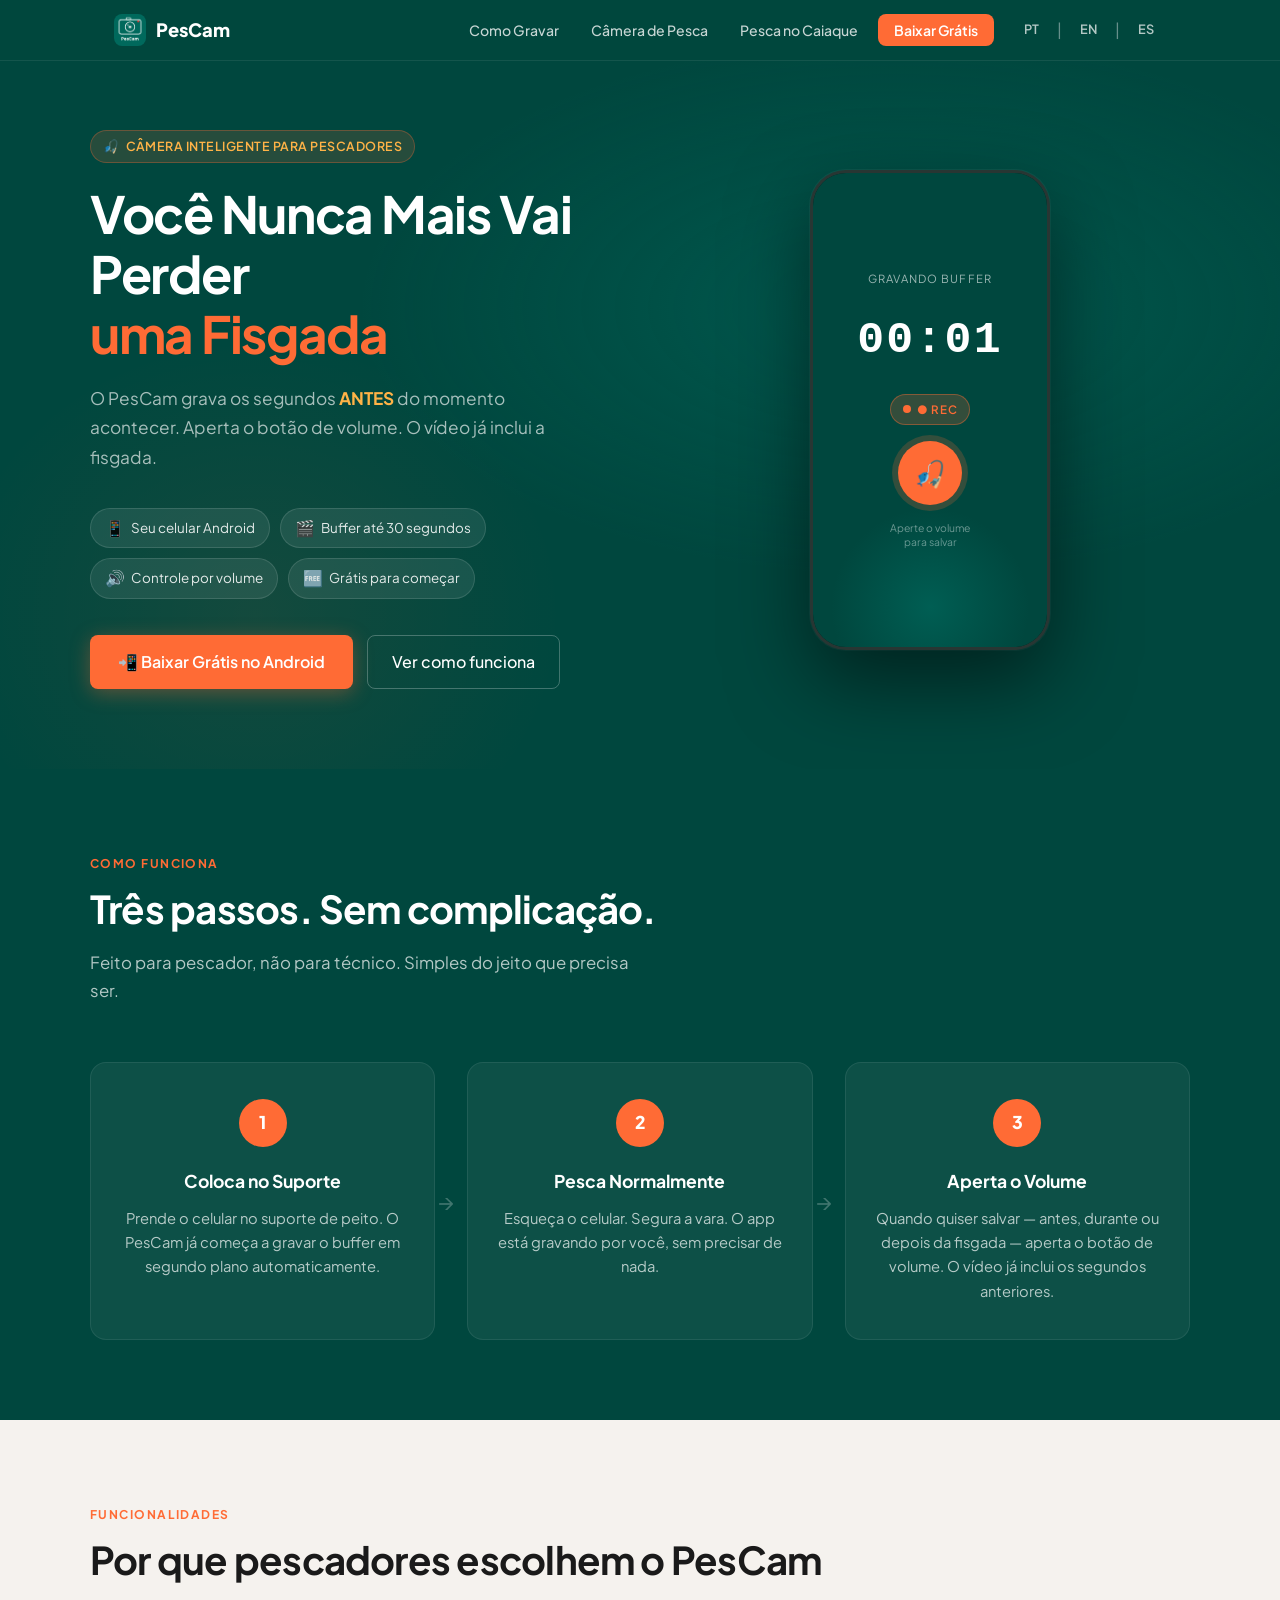
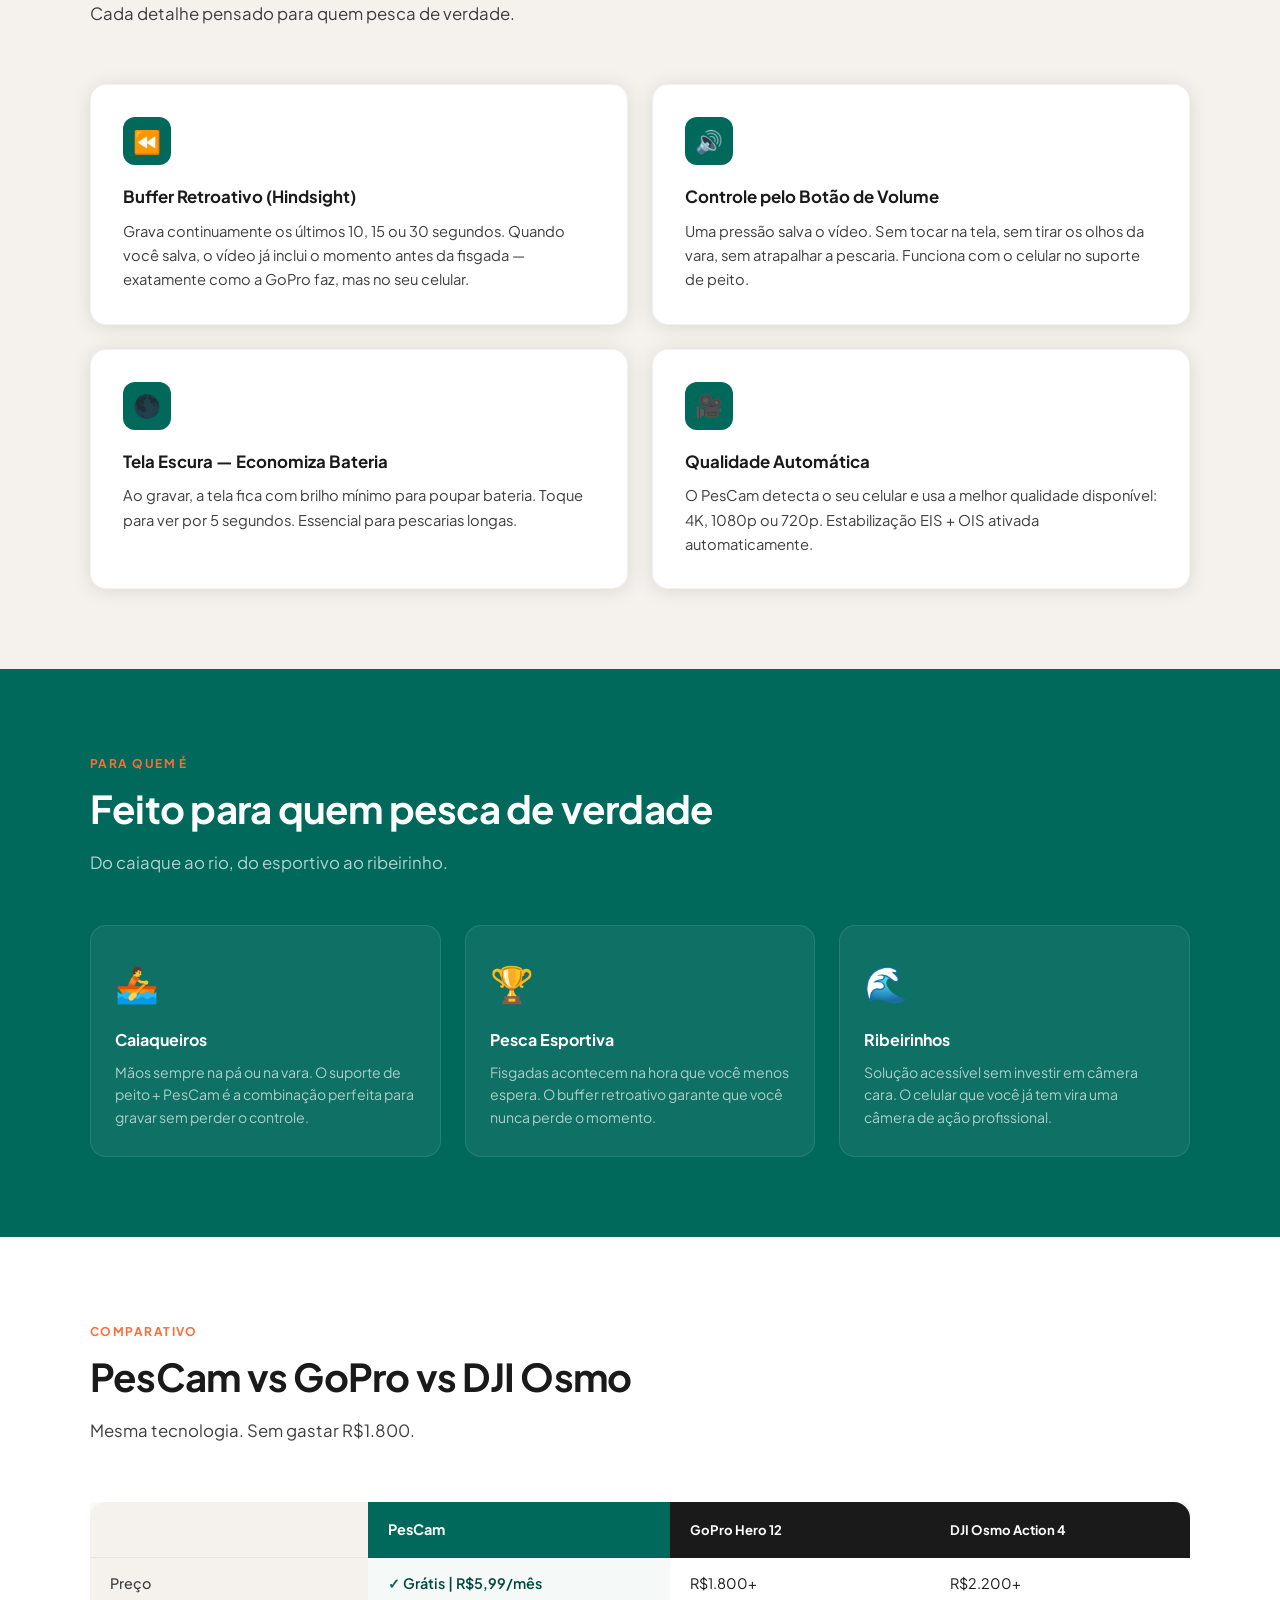
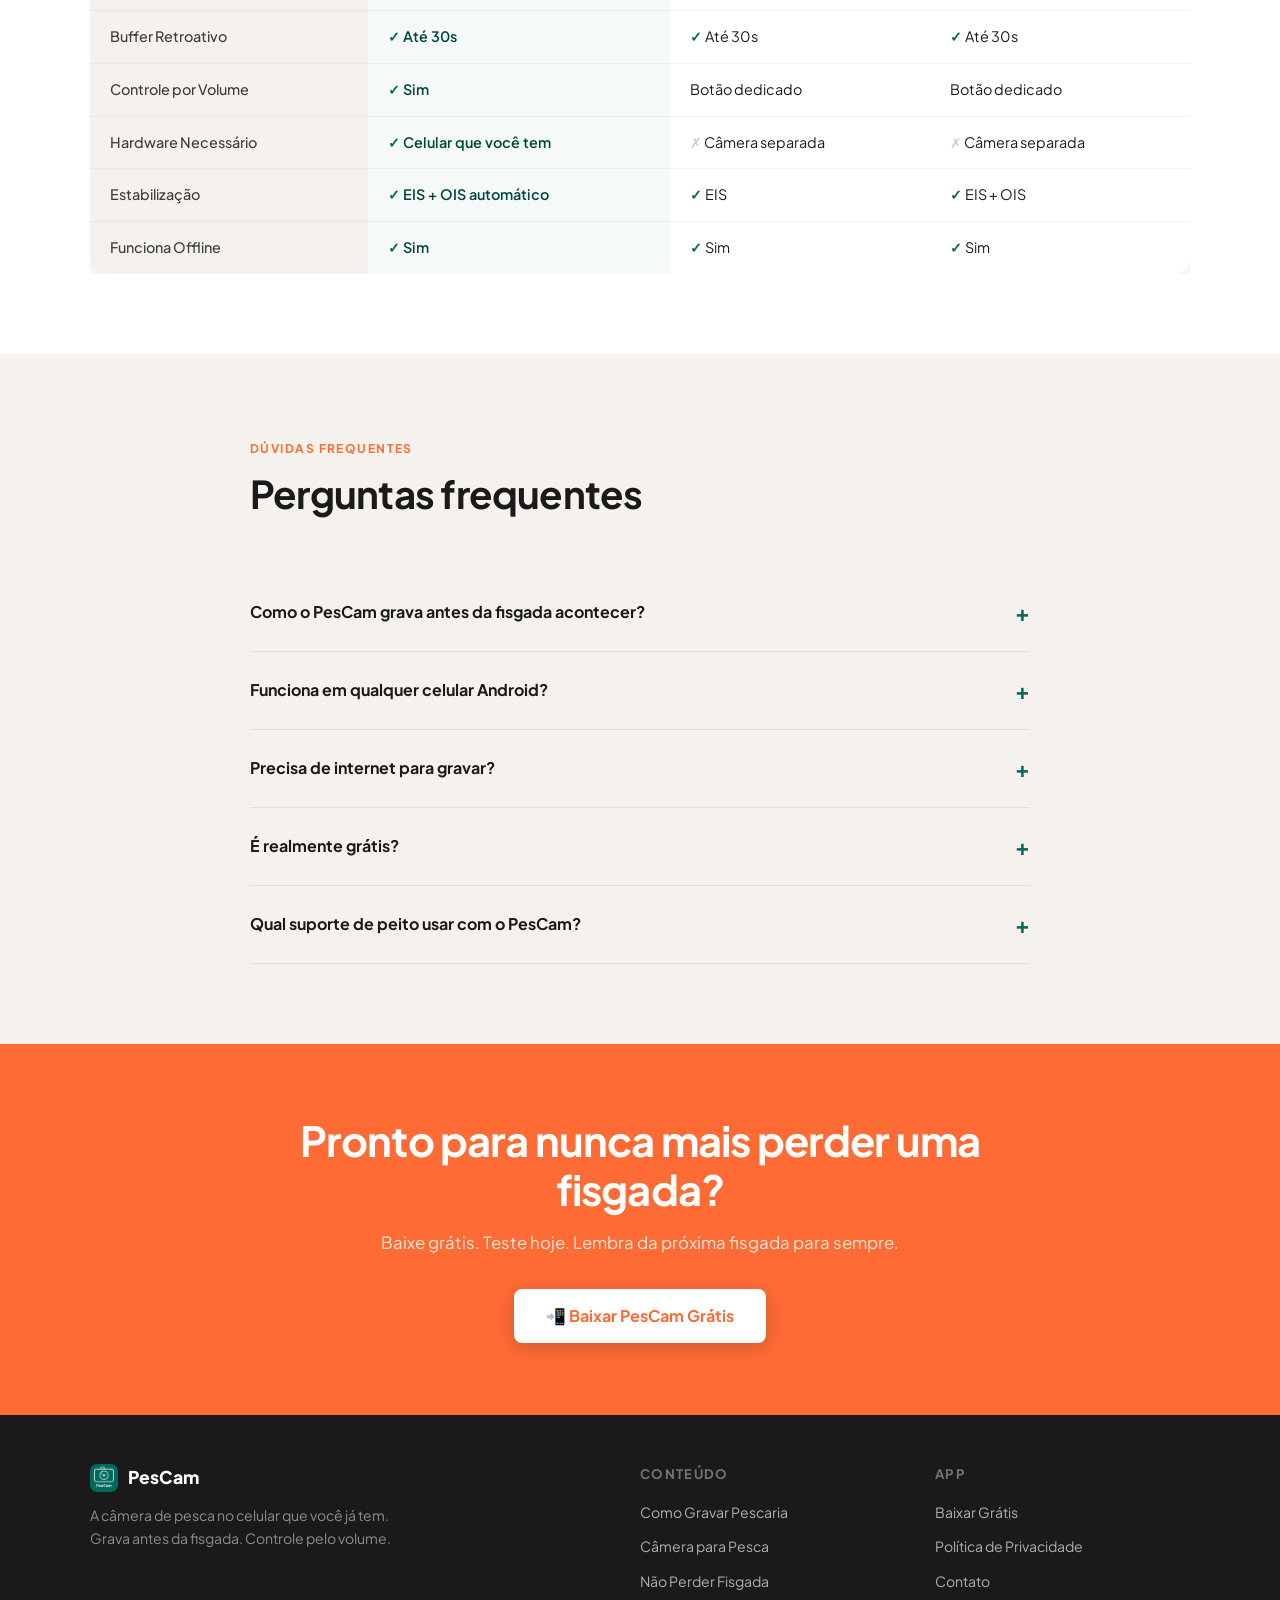
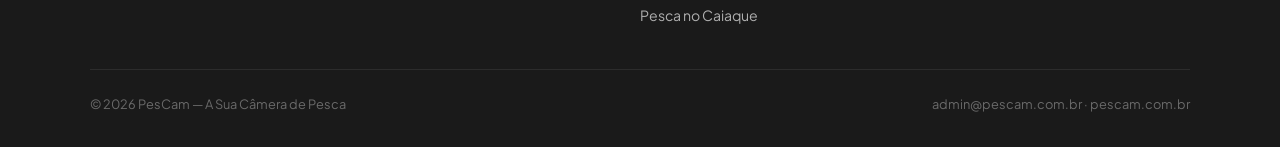
<file: index.html>
<!DOCTYPE html>
<html lang="pt-BR">
<head>
  <meta charset="UTF-8">
  <meta name="viewport" content="width=device-width, initial-scale=1.0">

  <title>PesCam — Grave Sua Pescaria Sem Tirar as Mãos da Vara</title>
  <meta name="description" content="O PesCam grava os segundos ANTES da fisgada acontecer. Controle pelo botão de volume, sem tirar as mãos da vara. Grátis para Android. Nunca mais perca um momento na pesca.">
  <meta name="keywords" content="câmera para pesca, gravar pescaria, não perder fisgada, app pesca android, gravar pesca celular">
  <link rel="canonical" href="https://pescam.com.br/">

  <!-- Open Graph -->
  <meta property="og:title" content="PesCam — Grave Sua Pescaria Sem Tirar as Mãos da Vara">
  <meta property="og:description" content="O PesCam grava os segundos ANTES da fisgada acontecer. Grátis para Android.">
  <meta property="og:type" content="website">
  <meta property="og:url" content="https://pescam.com.br/">
  <meta property="og:image" content="https://pescam.com.br/og-image.jpg">

  <!-- Schema: SoftwareApplication -->
  <script type="application/ld+json">
  {
    "@context": "https://schema.org",
    "@type": "SoftwareApplication",
    "name": "PesCam",
    "operatingSystem": "Android",
    "applicationCategory": "UtilitiesApplication",
    "offers": {
      "@type": "Offer",
      "price": "0",
      "priceCurrency": "BRL",
      "description": "Grátis — 3 vídeos. Plano premium US$0,99/mês."
    },
    "description": "App para gravar pescaria com buffer retroativo. Grava os segundos antes da fisgada acontecer. Controle pelo botão de volume, sem tirar as mãos da vara.",
    "url": "https://pescam.com.br/",
    "author": { "@type": "Person", "name": "Felipe", "address": { "@type": "PostalAddress", "addressLocality": "Cuiabá", "addressRegion": "MT", "addressCountry": "BR" } }
  }
  </script>

  <!-- Schema: FAQPage -->
  <script type="application/ld+json">
  {
    "@context": "https://schema.org",
    "@type": "FAQPage",
    "mainEntity": [
      { "@type": "Question", "name": "Como o PesCam grava antes da fisgada acontecer?", "acceptedAnswer": { "@type": "Answer", "text": "O PesCam fica gravando em segundo plano continuamente. Quando você aperta o botão de volume, ele salva os últimos 10, 15 ou 30 segundos — mais o que você gravou. É a mesma tecnologia das câmeras de ação profissionais, mas no seu celular." } },
      { "@type": "Question", "name": "O PesCam funciona em qualquer celular Android?", "acceptedAnswer": { "@type": "Answer", "text": "Sim. Funciona em qualquer Android a partir da versão 7.0 (Android Nougat). Qualquer celular intermediário ou top de linha já suporta o PesCam." } },
      { "@type": "Question", "name": "O PesCam precisa de internet para gravar?", "acceptedAnswer": { "@type": "Answer", "text": "Não. O PesCam grava offline, sem precisar de internet. Perfeito para pescar em rios, represas e locais sem sinal." } },
      { "@type": "Question", "name": "O PesCam é realmente grátis?", "acceptedAnswer": { "@type": "Answer", "text": "Sim. Os primeiros 3 vídeos são completamente grátis. Para gravações ilimitadas, a assinatura PesCam Premium custa US$0,99 por mês." } },
      { "@type": "Question", "name": "O PesCam funciona com suporte de peito?", "acceptedAnswer": { "@type": "Answer", "text": "Sim. O PesCam foi feito exatamente para isso. Com o celular no suporte de peito, você controla tudo pelo botão de volume sem tirar as mãos da vara." } }
    ]
  }
  </script>

  <link rel="stylesheet" href="style.css">
  <link rel="icon" href="favicon.ico">

<link rel="alternate" hreflang="pt-BR" href="https://pescam.com.br/">
<link rel="alternate" hreflang="en" href="https://pescam.com.br/en/">
<link rel="alternate" hreflang="es" href="https://pescam.com.br/es/">
<link rel="alternate" hreflang="x-default" href="https://pescam.com.br/">

</head>
<body>

<!-- NAV -->
<nav class="nav">
  <div class="nav-inner">
    <a href="/" class="nav-logo">
      <img src="icon.png" alt="PesCam ícone">
      PesCam
    </a>
    <button class="nav-toggle" aria-label="Menu">
      <span></span><span></span><span></span>
    </button>
   <ul class="nav-links">
  <li><a href="/como-gravar-pescaria/">Como Gravar</a></li>
  <li><a href="/camera-para-pesca/">Câmera de Pesca</a></li>
  <li><a href="/pesca-no-caiaque/">Pesca no Caiaque</a></li>
  <li><a href="/app/" class="nav-cta">Baixar Grátis</a></li>

  <!-- IDIOMA -->
  <li class="lang-item">
    <a href="https://pescam.com.br/">PT</a>
    <span>|</span>
    <a href="https://pescam.com.br/en/">EN</a>
    <span>|</span>
    <a href="https://pescam.com.br/es/">ES</a>
  </li>
</ul>
  </div>
</nav>

<!-- HERO -->
<section class="hero">
  <div class="hero-inner">
    <div class="hero-text">
      <div class="hero-badge">
        <span>🎣</span> Câmera Inteligente Para Pescadores
      </div>
      <h1>Você Nunca Mais Vai Perder<br><em>uma Fisgada</em></h1>
      <p class="hero-sub">
        O PesCam grava os segundos <strong style="color:var(--accent-warm)">ANTES</strong> do momento acontecer.
        Aperta o botão de volume. O vídeo já inclui a fisgada.
      </p>
      <div class="hero-pills">
        <span class="pill"><span class="pill-icon">📱</span> Seu celular Android</span>
        <span class="pill"><span class="pill-icon">🎬</span> Buffer até 30 segundos</span>
        <span class="pill"><span class="pill-icon">🔊</span> Controle por volume</span>
        <span class="pill"><span class="pill-icon">🆓</span> Grátis para começar</span>
      </div>
      <div class="hero-actions">
        <a href="/app/" class="btn-primary">📲 Baixar Grátis no Android</a>
        <a href="#como-funciona" class="btn-secondary">Ver como funciona</a>
      </div>
    </div>
    <div class="hero-visual">
      <div class="phone-wrap">
        <div class="phone-frame">
          <div class="phone-screen">
            <span class="phone-label">GRAVANDO BUFFER</span>
            <div class="phone-counter" id="phone-counter">00:00</div>
            <div class="phone-rec">
              <div class="rec-dot"></div>
              <span>● REC</span>
            </div>
            <div class="phone-btn">🎣</div>
            <p class="phone-hint">Aperte o volume<br>para salvar</p>
          </div>
          <div class="phone-glow"></div>
        </div>
      </div>
    </div>
  </div>
</section>

<!-- HOW IT WORKS -->
<section class="section section-dark" id="como-funciona">
  <div class="container">
    <div class="section-label">Como Funciona</div>
    <h2 class="section-title" style="color:var(--white)">Três passos. Sem complicação.</h2>
    <p class="section-sub">Feito para pescador, não para técnico. Simples do jeito que precisa ser.</p>
    <div class="steps">
      <div class="step">
        <div class="step-num">1</div>
        <h3>Coloca no Suporte</h3>
        <p>Prende o celular no suporte de peito. O PesCam já começa a gravar o buffer em segundo plano automaticamente.</p>
        <span class="step-arrow">→</span>
      </div>
      <div class="step">
        <div class="step-num">2</div>
        <h3>Pesca Normalmente</h3>
        <p>Esqueça o celular. Segura a vara. O app está gravando por você, sem precisar de nada.</p>
        <span class="step-arrow">→</span>
      </div>
      <div class="step">
        <div class="step-num">3</div>
        <h3>Aperta o Volume</h3>
        <p>Quando quiser salvar — antes, durante ou depois da fisgada — aperta o botão de volume. O vídeo já inclui os segundos anteriores.</p>
      </div>
    </div>
  </div>
</section>

<!-- FEATURES -->
<section class="section section-off">
  <div class="container">
    <div class="section-label">Funcionalidades</div>
    <h2 class="section-title">Por que pescadores escolhem o PesCam</h2>
    <p class="section-sub" style="color:var(--text-mid)">Cada detalhe pensado para quem pesca de verdade.</p>
    <div class="features">
      <div class="feature-card">
        <div class="feature-icon">⏪</div>
        <h3>Buffer Retroativo (Hindsight)</h3>
        <p>Grava continuamente os últimos 10, 15 ou 30 segundos. Quando você salva, o vídeo já inclui o momento antes da fisgada — exatamente como a GoPro faz, mas no seu celular.</p>
      </div>
      <div class="feature-card">
        <div class="feature-icon">🔊</div>
        <h3>Controle pelo Botão de Volume</h3>
        <p>Uma pressão salva o vídeo. Sem tocar na tela, sem tirar os olhos da vara, sem atrapalhar a pescaria. Funciona com o celular no suporte de peito.</p>
      </div>
      <div class="feature-card">
        <div class="feature-icon">🌑</div>
        <h3>Tela Escura — Economiza Bateria</h3>
        <p>Ao gravar, a tela fica com brilho mínimo para poupar bateria. Toque para ver por 5 segundos. Essencial para pescarias longas.</p>
      </div>
      <div class="feature-card">
        <div class="feature-icon">🎥</div>
        <h3>Qualidade Automática</h3>
        <p>O PesCam detecta o seu celular e usa a melhor qualidade disponível: 4K, 1080p ou 720p. Estabilização EIS + OIS ativada automaticamente.</p>
      </div>
    </div>
  </div>
</section>

<!-- AUDIENCE -->
<section class="section section-mid">
  <div class="container">
    <div class="section-label">Para Quem É</div>
    <h2 class="section-title" style="color:var(--white)">Feito para quem pesca de verdade</h2>
    <p class="section-sub">Do caiaque ao rio, do esportivo ao ribeirinho.</p>
    <div class="audience-grid">
      <div class="audience-card">
        <span class="audience-icon">🚣</span>
        <h3>Caiaqueiros</h3>
        <p>Mãos sempre na pá ou na vara. O suporte de peito + PesCam é a combinação perfeita para gravar sem perder o controle.</p>
      </div>
      <div class="audience-card">
        <span class="audience-icon">🏆</span>
        <h3>Pesca Esportiva</h3>
        <p>Fisgadas acontecem na hora que você menos espera. O buffer retroativo garante que você nunca perde o momento.</p>
      </div>
      <div class="audience-card">
        <span class="audience-icon">🌊</span>
        <h3>Ribeirinhos</h3>
        <p>Solução acessível sem investir em câmera cara. O celular que você já tem vira uma câmera de ação profissional.</p>
      </div>
    </div>
  </div>
</section>

<!-- COMPARISON -->
<section class="section section-white">
  <div class="container">
    <div class="section-label">Comparativo</div>
    <h2 class="section-title">PesCam vs GoPro vs DJI Osmo</h2>
    <p class="section-sub" style="color:var(--text-mid)">Mesma tecnologia. Sem gastar R$1.800.</p>
    <div class="compare-wrap">
      <table class="compare-table">
        <thead>
          <tr>
            <th></th>
            <th class="col-pescam">PesCam</th>
            <th class="col-other">GoPro Hero 12</th>
            <th class="col-other">DJI Osmo Action 4</th>
          </tr>
        </thead>
        <tbody>
          <tr>
            <td>Preço</td>
            <td class="col-pescam yes">Grátis | R$5,99/mês</td>
            <td>R$1.800+</td>
            <td>R$2.200+</td>
          </tr>
          <tr>
            <td>Buffer Retroativo</td>
            <td class="col-pescam yes">Até 30s</td>
            <td class="yes">Até 30s</td>
            <td class="yes">Até 30s</td>
          </tr>
          <tr>
            <td>Controle por Volume</td>
            <td class="col-pescam yes">Sim</td>
            <td>Botão dedicado</td>
            <td>Botão dedicado</td>
          </tr>
          <tr>
            <td>Hardware Necessário</td>
            <td class="col-pescam yes">Celular que você tem</td>
            <td class="no">Câmera separada</td>
            <td class="no">Câmera separada</td>
          </tr>
          <tr>
            <td>Estabilização</td>
            <td class="col-pescam yes">EIS + OIS automático</td>
            <td class="yes">EIS</td>
            <td class="yes">EIS + OIS</td>
          </tr>
          <tr>
            <td>Funciona Offline</td>
            <td class="col-pescam yes">Sim</td>
            <td class="yes">Sim</td>
            <td class="yes">Sim</td>
          </tr>
        </tbody>
      </table>
    </div>
  </div>
</section>

<!-- FAQ -->
<section class="section section-off">
  <div class="container-narrow">
    <div class="section-label">Dúvidas Frequentes</div>
    <h2 class="section-title">Perguntas frequentes</h2>
    <div class="faq">
      <div class="faq-item">
        <div class="faq-q">Como o PesCam grava antes da fisgada acontecer?</div>
        <div class="faq-a">O PesCam fica gravando em segundo plano continuamente. Quando você aperta o botão de volume, ele salva os últimos 10, 15 ou 30 segundos — mais o que você gravou. É a mesma tecnologia das câmeras de ação profissionais, mas no seu celular.</div>
      </div>
      <div class="faq-item">
        <div class="faq-q">Funciona em qualquer celular Android?</div>
        <div class="faq-a">Sim. Funciona em qualquer Android a partir da versão 7.0. Qualquer celular intermediário ou top de linha já suporta o PesCam sem problemas.</div>
      </div>
      <div class="faq-item">
        <div class="faq-q">Precisa de internet para gravar?</div>
        <div class="faq-a">Não. O PesCam grava 100% offline. Perfeito para pescar em rios, represas e locais sem sinal de celular.</div>
      </div>
      <div class="faq-item">
        <div class="faq-q">É realmente grátis?</div>
        <div class="faq-a">Sim. Os primeiros 3 vídeos são completamente grátis, sem cadastro, sem cartão. Para gravações ilimitadas, a assinatura PesCam Premium custa menos de R$6 por mês.</div>
      </div>
      <div class="faq-item">
        <div class="faq-q">Qual suporte de peito usar com o PesCam?</div>
        <div class="faq-a">Qualquer suporte de peito universal para celular funciona. Você encontra por R$30 a R$60 no Mercado Livre. Modelos ajustáveis com encaixe de celular são os mais recomendados.</div>
      </div>
    </div>
  </div>
</section>

<!-- CTA -->
<section class="cta-band">
  <div class="container-narrow">
    <h2>Pronto para nunca mais perder uma fisgada?</h2>
    <p>Baixe grátis. Teste hoje. Lembra da próxima fisgada para sempre.</p>
    <a href="/app/" class="btn-white">📲 Baixar PesCam Grátis</a>
  </div>
</section>

<!-- FOOTER -->
<footer>
  <div class="footer-inner">
    <div class="footer-brand">
      <a href="/" class="footer-logo">
        <img src="icon.png" alt="PesCam"> PesCam
      </a>
      <p class="footer-tagline">A câmera de pesca no celular que você já tem.<br>Grava antes da fisgada. Controle pelo volume.</p>
    </div>
    <div class="footer-col">
      <h4>Conteúdo</h4>
      <ul>
        <li><a href="/como-gravar-pescaria/">Como Gravar Pescaria</a></li>
        <li><a href="/camera-para-pesca/">Câmera para Pesca</a></li>
        <li><a href="/como-nao-perder-fisgada/">Não Perder Fisgada</a></li>
        <li><a href="/pesca-no-caiaque/">Pesca no Caiaque</a></li>
      </ul>
    </div>
    <div class="footer-col">
      <h4>App</h4>
      <ul>
        <li><a href="/app/">Baixar Grátis</a></li>
        <li><a href="/politica-de-privacidade/">Política de Privacidade</a></li>
        <li><a href="mailto:admin@pescam.com.br">Contato</a></li>
      </ul>
    </div>
  </div>
  <div class="footer-bottom">
    <span>© 2026 PesCam — A Sua Câmera de Pesca</span>
    <span>admin@pescam.com.br · pescam.com.br</span>
  </div>
</footer>

<script src="main.js"></script>
</body>
</html>
</file>
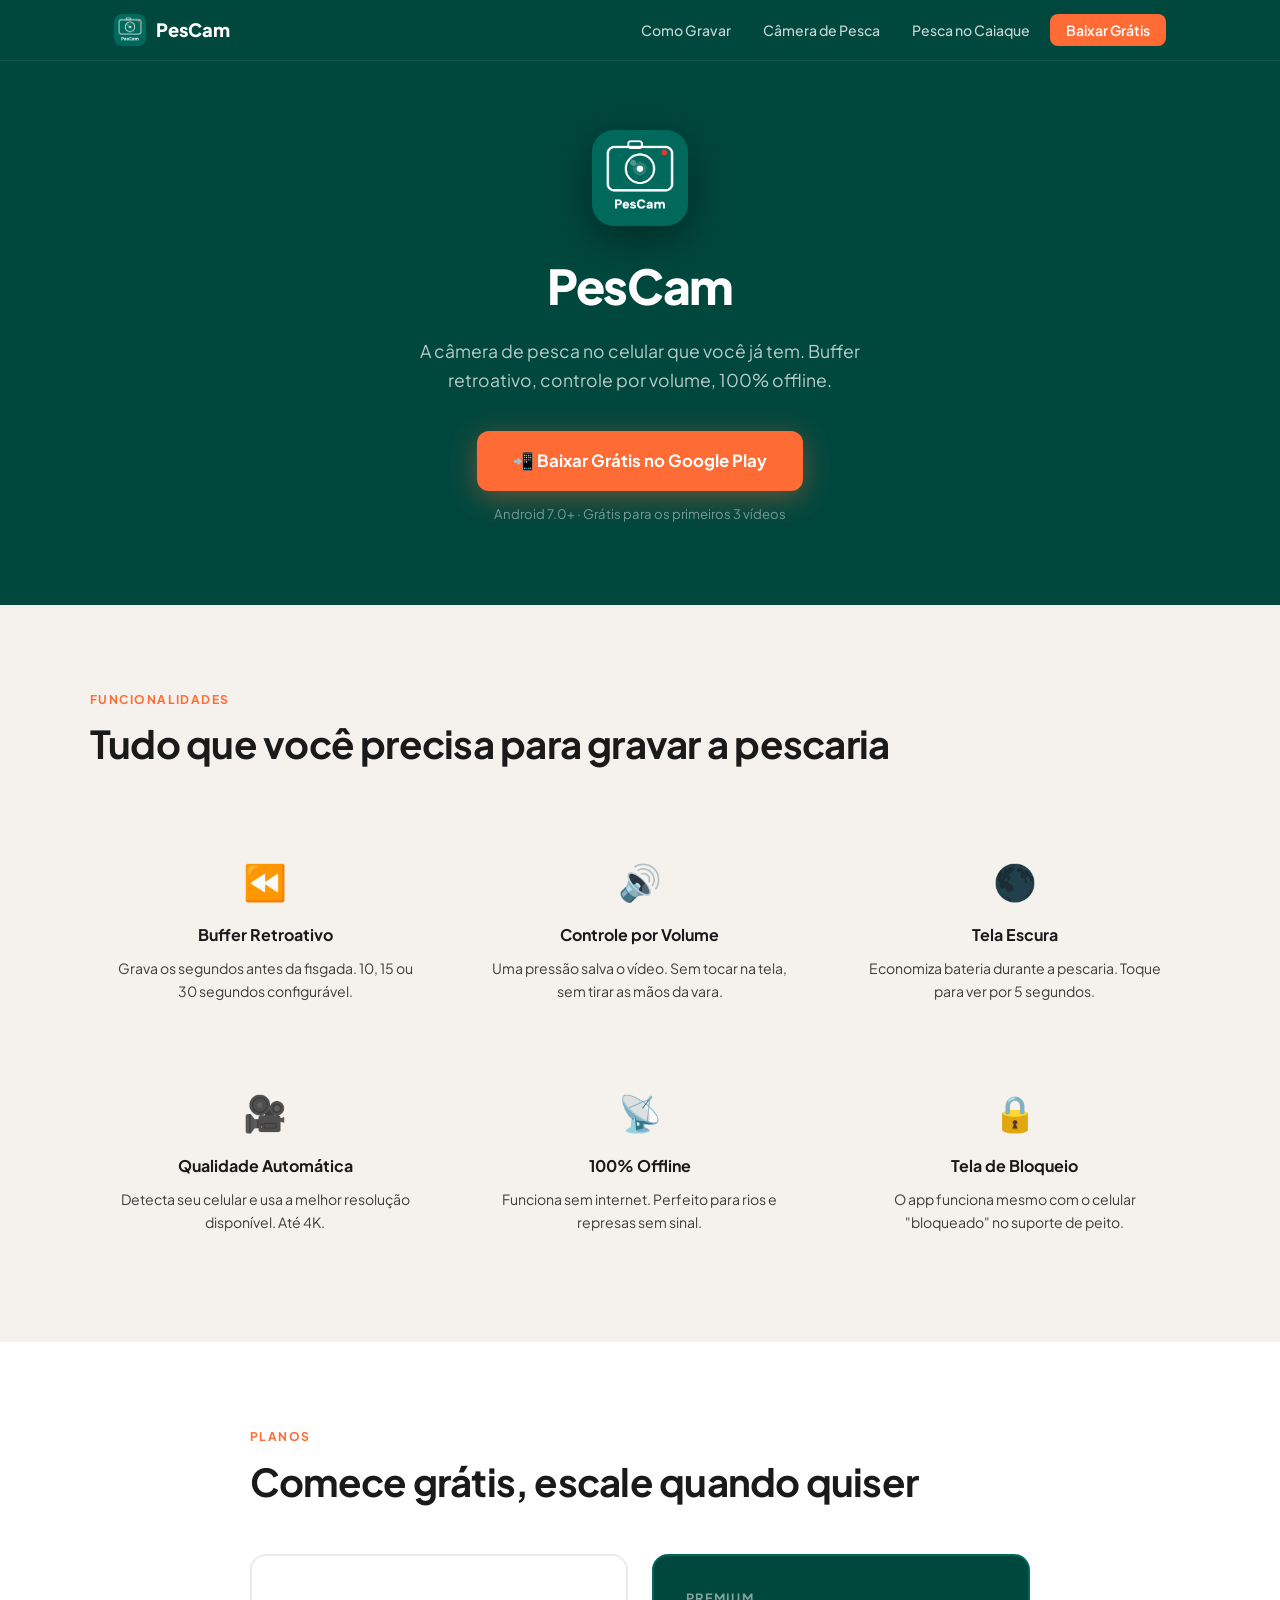
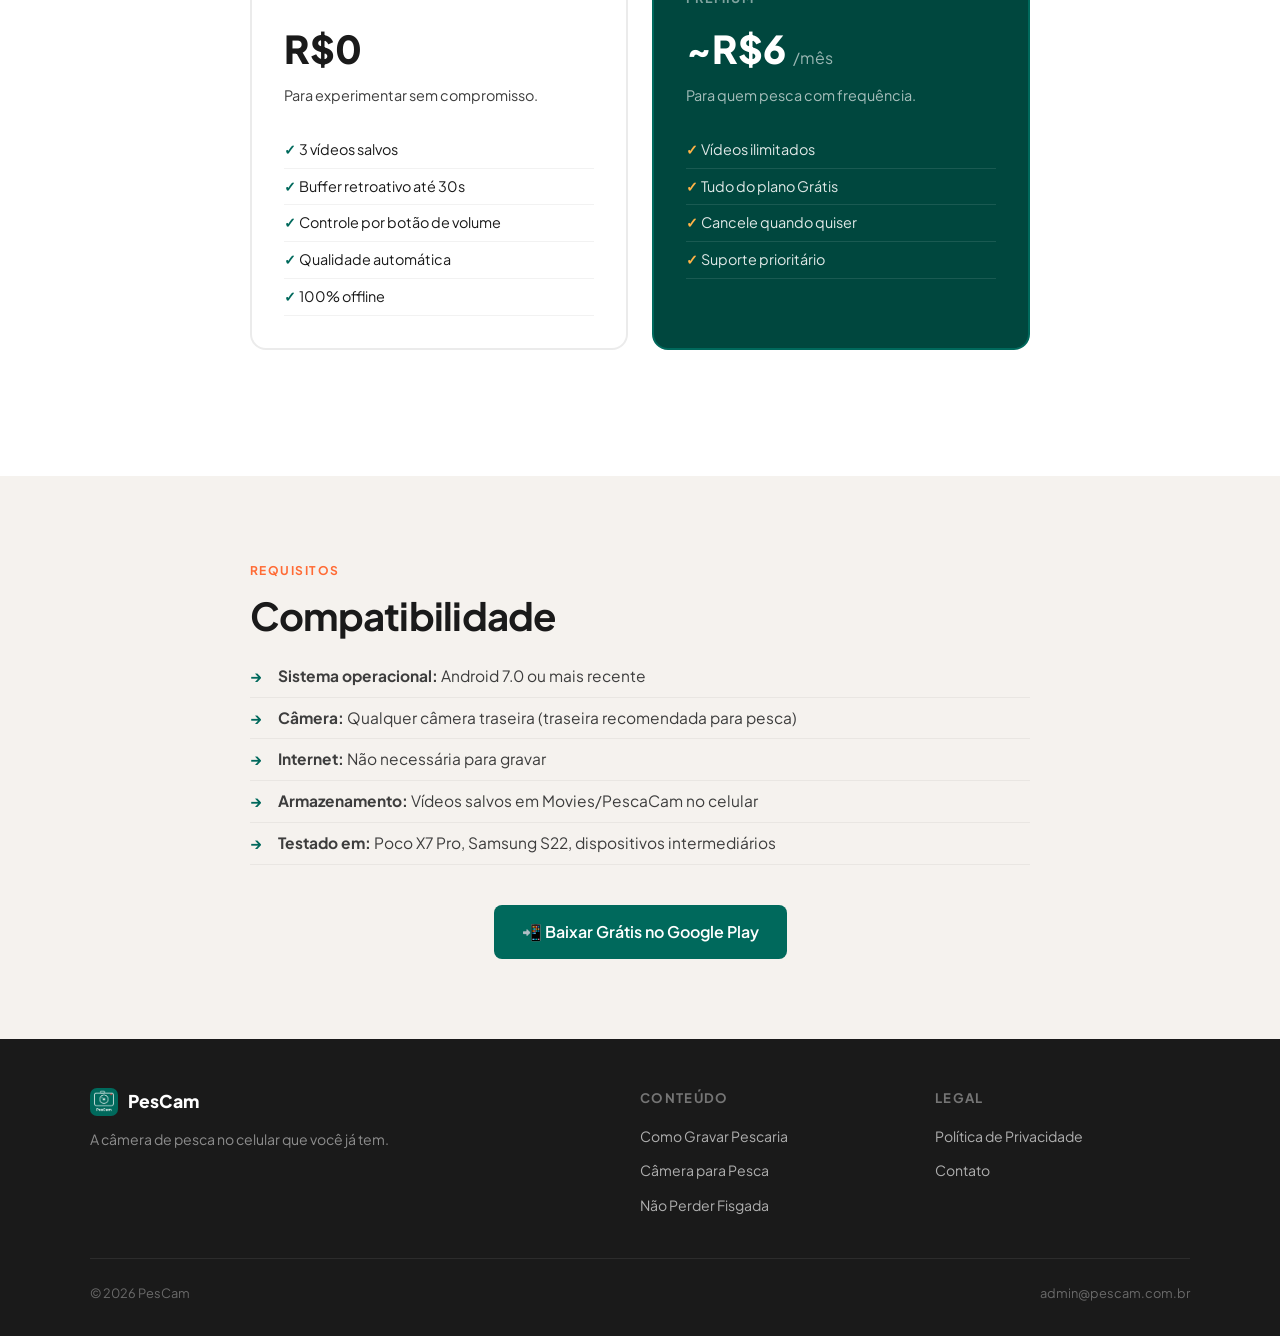
<file: app/index.html>
<!DOCTYPE html>
<html lang="pt-BR">
<head>
  <meta charset="UTF-8">
  <meta name="viewport" content="width=device-width, initial-scale=1.0">
  <title>Baixar PesCam — App de Gravação Para Pesca | Android Grátis</title>
  <meta name="description" content="Baixe o PesCam gratuitamente para Android. Grave fisgadas com buffer retroativo, controle pelo botão de volume e nunca perca um momento na pesca.">
  <meta name="keywords" content="baixar pescam, app pesca android, download pescam, gravar pesca grátis android">
  <link rel="canonical" href="https://pescam.com.br/app/">
  <meta property="og:title" content="Baixar PesCam — App de Pesca Grátis para Android">
  <meta property="og:description" content="Buffer retroativo, controle por volume, funciona offline. Grátis no Android.">
  <meta property="og:url" content="https://pescam.com.br/app/">
  <link rel="stylesheet" href="../style.css">
  <style>
    .app-hero { background: var(--green-deep); padding: 130px 24px 80px; text-align: center; }
    .app-icon { width: 96px; height: 96px; border-radius: 22px; margin: 0 auto 20px; display: block; box-shadow: 0 12px 40px rgba(0,0,0,0.4); }
    .app-title { font-family: var(--font-display); font-size: clamp(2rem, 5vw, 3rem); font-weight: 800; color: var(--white); letter-spacing: -0.03em; margin-bottom: 12px; }
    .app-sub { font-size: 1.1rem; color: rgba(255,255,255,0.72); max-width: 500px; margin: 0 auto 36px; }
    .store-btn {
      display: inline-flex; align-items: center; gap: 12px;
      background: var(--accent); color: var(--white);
      padding: 16px 36px; border-radius: 12px;
      text-decoration: none; font-family: var(--font-body); font-weight: 700; font-size: 1.05rem;
      box-shadow: 0 6px 28px rgba(255,107,53,0.4);
      transition: background 0.2s, transform 0.15s;
    }
    .store-btn:hover { background: #e55a28; transform: translateY(-2px); }
    .store-btn-note { margin-top: 12px; font-size: 0.82rem; color: rgba(255,255,255,0.45); }
    .feat-grid { display: grid; grid-template-columns: repeat(3, 1fr); gap: 24px; margin-top: 56px; }
    @media (max-width: 700px) { .feat-grid { grid-template-columns: 1fr; } }
    .feat-item { text-align: center; padding: 28px 20px; }
    .feat-emoji { font-size: 2.2rem; display: block; margin-bottom: 12px; }
    .feat-item h3 { font-family: var(--font-display); font-size: 1rem; font-weight: 700; margin-bottom: 8px; }
    .feat-item p { font-size: 0.88rem; color: var(--text-mid); }
    .pricing { display: grid; grid-template-columns: 1fr 1fr; gap: 24px; margin-top: 48px; }
    @media (max-width: 600px) { .pricing { grid-template-columns: 1fr; } }
    .plan {
      border-radius: var(--radius-md); padding: 32px;
      border: 2px solid rgba(0,0,0,0.08); background: var(--white);
    }
    .plan.featured { border-color: var(--green-mid); background: var(--green-deep); color: var(--white); }
    .plan-name { font-family: var(--font-display); font-size: 0.8rem; font-weight: 700; text-transform: uppercase; letter-spacing: 0.1em; color: var(--text-muted); margin-bottom: 8px; }
    .plan.featured .plan-name { color: rgba(255,255,255,0.5); }
    .plan-price { font-family: var(--font-display); font-size: 2.4rem; font-weight: 800; margin-bottom: 4px; }
    .plan-price span { font-size: 1rem; font-weight: 400; opacity: 0.6; }
    .plan-desc { font-size: 0.9rem; color: var(--text-mid); margin-bottom: 24px; }
    .plan.featured .plan-desc { color: rgba(255,255,255,0.65); }
    .plan ul { list-style: none; }
    .plan li { padding: 6px 0; font-size: 0.9rem; border-bottom: 1px solid rgba(0,0,0,0.05); }
    .plan.featured li { border-bottom-color: rgba(255,255,255,0.1); color: rgba(255,255,255,0.88); }
    .plan li::before { content: '✓ '; color: var(--green-mid); font-weight: 700; }
    .plan.featured li::before { color: var(--accent-warm); }
  </style>
</head>
<body>
<nav class="nav">
  <div class="nav-inner">
    <a href="/" class="nav-logo"><img src="../icon.png" alt="PesCam">PesCam</a>
    <button class="nav-toggle" aria-label="Menu"><span></span><span></span><span></span></button>
    <ul class="nav-links">
      <li><a href="/como-gravar-pescaria/">Como Gravar</a></li>
      <li><a href="/camera-para-pesca/">Câmera de Pesca</a></li>
      <li><a href="/pesca-no-caiaque/">Pesca no Caiaque</a></li>
      <li><a href="/app/" class="nav-cta">Baixar Grátis</a></li>
    </ul>
  </div>
</nav>

<section class="app-hero">
  <img src="../icon.png" alt="PesCam" class="app-icon">
  <h1 class="app-title">PesCam</h1>
  <p class="app-sub">A câmera de pesca no celular que você já tem. Buffer retroativo, controle por volume, 100% offline.</p>
  <a href="https://play.google.com/store/apps/details?id=com.pescam.app" class="store-btn">
    📲 Baixar Grátis no Google Play
  </a>
  <p class="store-btn-note">Android 7.0+ · Grátis para os primeiros 3 vídeos</p>
</section>

<section class="section section-off">
  <div class="container">
    <div class="section-label">Funcionalidades</div>
    <h2 class="section-title">Tudo que você precisa para gravar a pescaria</h2>
    <div class="feat-grid">
      <div class="feat-item">
        <span class="feat-emoji">⏪</span>
        <h3>Buffer Retroativo</h3>
        <p>Grava os segundos antes da fisgada. 10, 15 ou 30 segundos configurável.</p>
      </div>
      <div class="feat-item">
        <span class="feat-emoji">🔊</span>
        <h3>Controle por Volume</h3>
        <p>Uma pressão salva o vídeo. Sem tocar na tela, sem tirar as mãos da vara.</p>
      </div>
      <div class="feat-item">
        <span class="feat-emoji">🌑</span>
        <h3>Tela Escura</h3>
        <p>Economiza bateria durante a pescaria. Toque para ver por 5 segundos.</p>
      </div>
      <div class="feat-item">
        <span class="feat-emoji">🎥</span>
        <h3>Qualidade Automática</h3>
        <p>Detecta seu celular e usa a melhor resolução disponível. Até 4K.</p>
      </div>
      <div class="feat-item">
        <span class="feat-emoji">📡</span>
        <h3>100% Offline</h3>
        <p>Funciona sem internet. Perfeito para rios e represas sem sinal.</p>
      </div>
      <div class="feat-item">
        <span class="feat-emoji">🔒</span>
        <h3>Tela de Bloqueio</h3>
        <p>O app funciona mesmo com o celular "bloqueado" no suporte de peito.</p>
      </div>
    </div>
  </div>
</section>

<section class="section section-white">
  <div class="container-narrow">
    <div class="section-label">Planos</div>
    <h2 class="section-title">Comece grátis, escale quando quiser</h2>
    <div class="pricing">
      <div class="plan">
        <div class="plan-name">Grátis</div>
        <div class="plan-price">R$0</div>
        <p class="plan-desc">Para experimentar sem compromisso.</p>
        <ul>
          <li>3 vídeos salvos</li>
          <li>Buffer retroativo até 30s</li>
          <li>Controle por botão de volume</li>
          <li>Qualidade automática</li>
          <li>100% offline</li>
        </ul>
      </div>
      <div class="plan featured">
        <div class="plan-name">Premium</div>
        <div class="plan-price">~R$6 <span>/mês</span></div>
        <p class="plan-desc">Para quem pesca com frequência.</p>
        <ul>
          <li>Vídeos ilimitados</li>
          <li>Tudo do plano Grátis</li>
          <li>Cancele quando quiser</li>
          <li>Suporte prioritário</li>
        </ul>
      </div>
    </div>
    <p style="text-align:center;margin-top:24px;font-size:0.85rem;color:var(--text-muted)">
      Cobrança pelo Google Play. Cancele a qualquer momento.
    </p>
  </div>
</section>

<section class="section section-off">
  <div class="container-narrow">
    <div class="section-label">Requisitos</div>
    <h2 class="section-title">Compatibilidade</h2>
    <div class="content-wrap" style="padding:0">
      <ul>
        <li><strong>Sistema operacional:</strong> Android 7.0 ou mais recente</li>
        <li><strong>Câmera:</strong> Qualquer câmera traseira (traseira recomendada para pesca)</li>
        <li><strong>Internet:</strong> Não necessária para gravar</li>
        <li><strong>Armazenamento:</strong> Vídeos salvos em Movies/PescaCam no celular</li>
        <li><strong>Testado em:</strong> Poco X7 Pro, Samsung S22, dispositivos intermediários</li>
      </ul>
    </div>
    <div style="text-align:center;margin-top:40px">
      <a href="https://play.google.com/store/apps/details?id=com.pescam.app" class="btn-green">📲 Baixar Grátis no Google Play</a>
    </div>
  </div>
</section>

<footer>
  <div class="footer-inner">
    <div class="footer-brand">
      <a href="/" class="footer-logo"><img src="../icon.png" alt="PesCam"> PesCam</a>
      <p class="footer-tagline">A câmera de pesca no celular que você já tem.</p>
    </div>
    <div class="footer-col">
      <h4>Conteúdo</h4>
      <ul>
        <li><a href="/como-gravar-pescaria/">Como Gravar Pescaria</a></li>
        <li><a href="/camera-para-pesca/">Câmera para Pesca</a></li>
        <li><a href="/como-nao-perder-fisgada/">Não Perder Fisgada</a></li>
      </ul>
    </div>
    <div class="footer-col">
      <h4>Legal</h4>
      <ul>
        <li><a href="/politica-de-privacidade/">Política de Privacidade</a></li>
        <li><a href="mailto:admin@pescam.com.br">Contato</a></li>
      </ul>
    </div>
  </div>
  <div class="footer-bottom">
    <span>© 2026 PesCam</span><span>admin@pescam.com.br</span>
  </div>
</footer>
<script src="../main.js"></script>
</body>
</html>
</file>
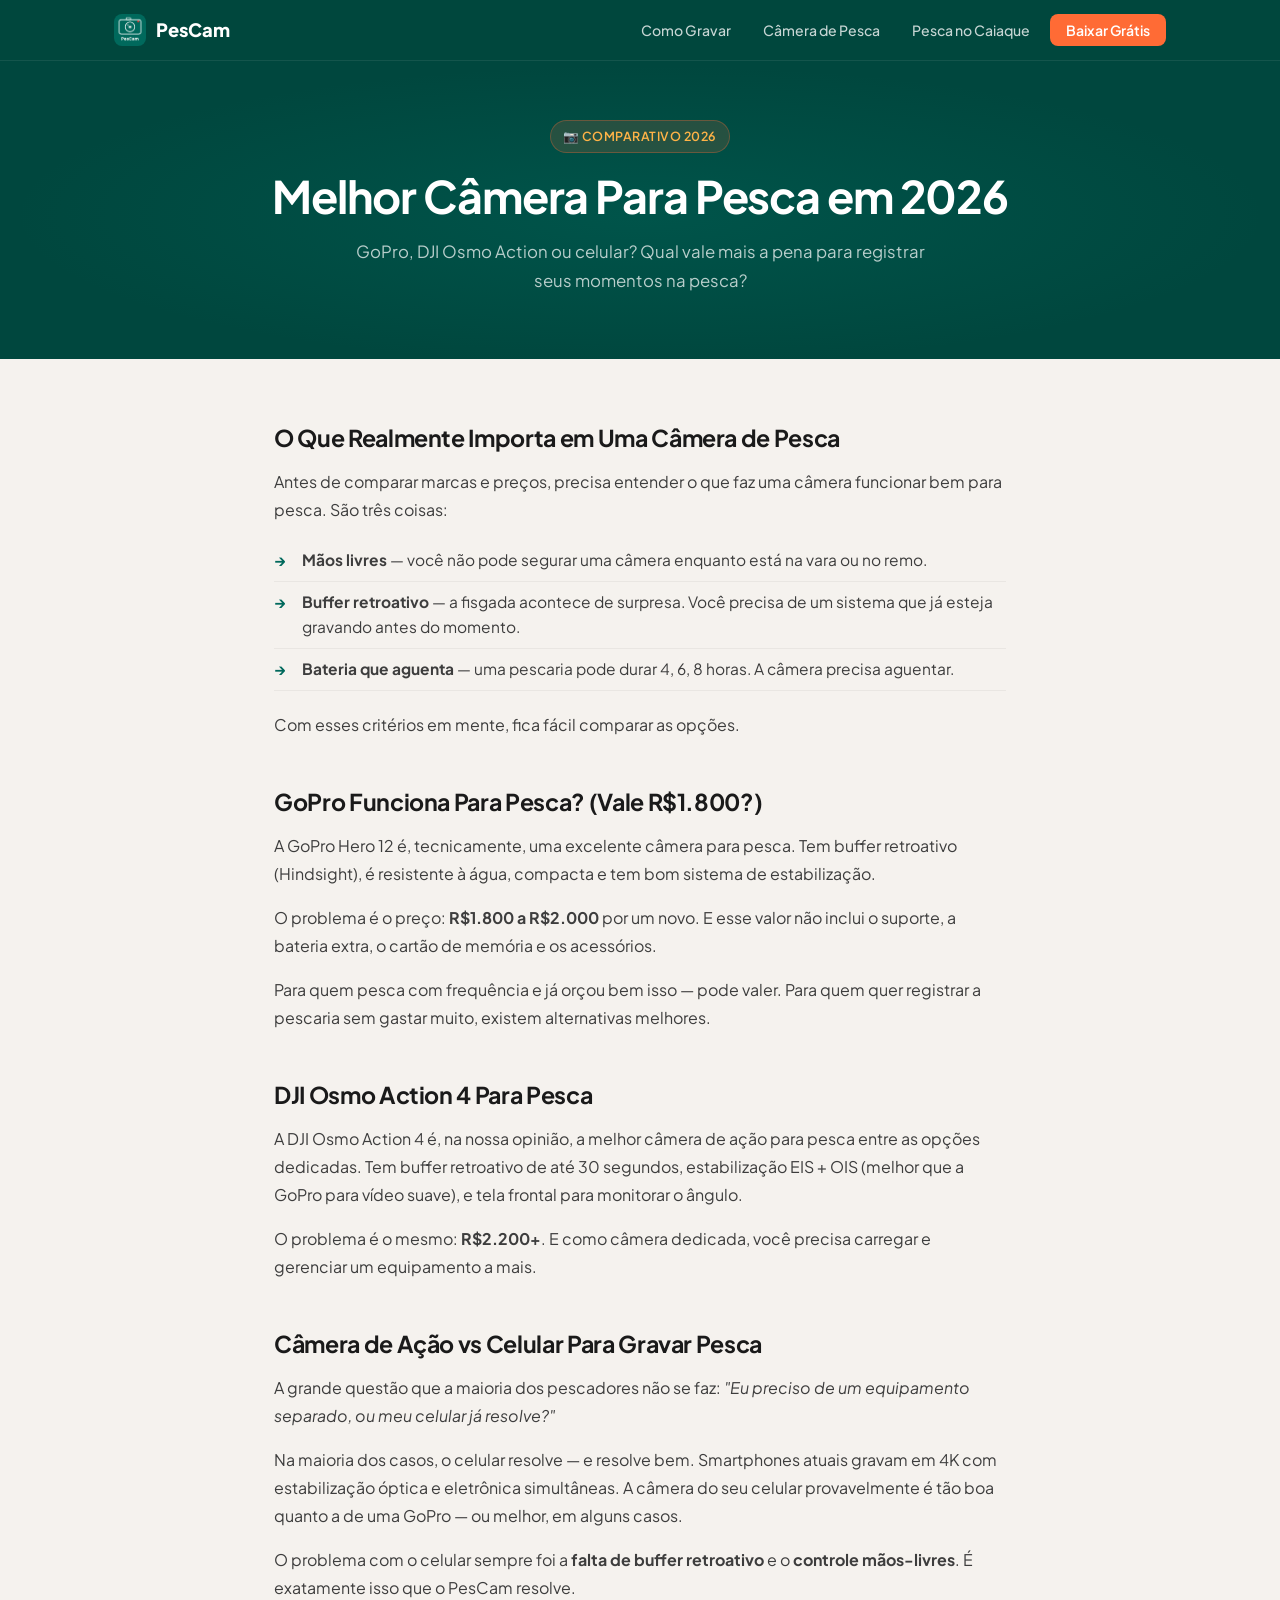
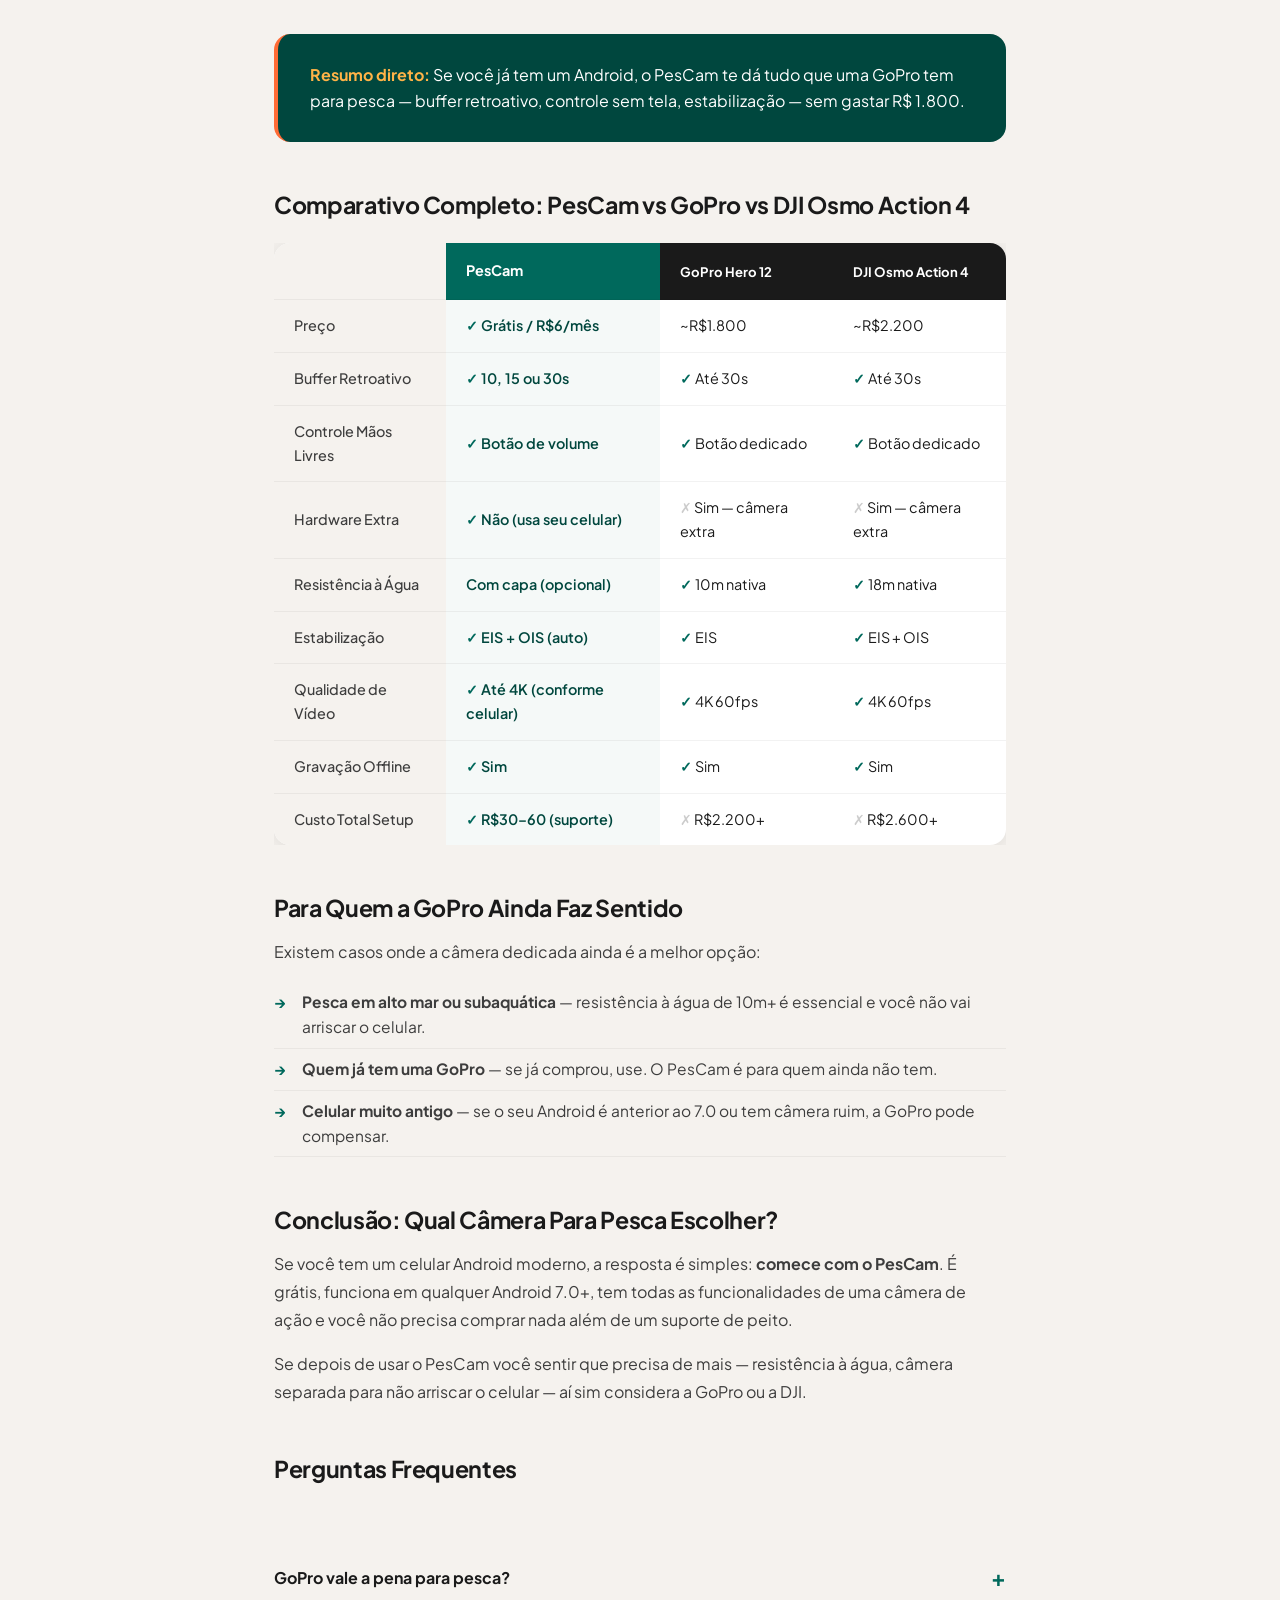
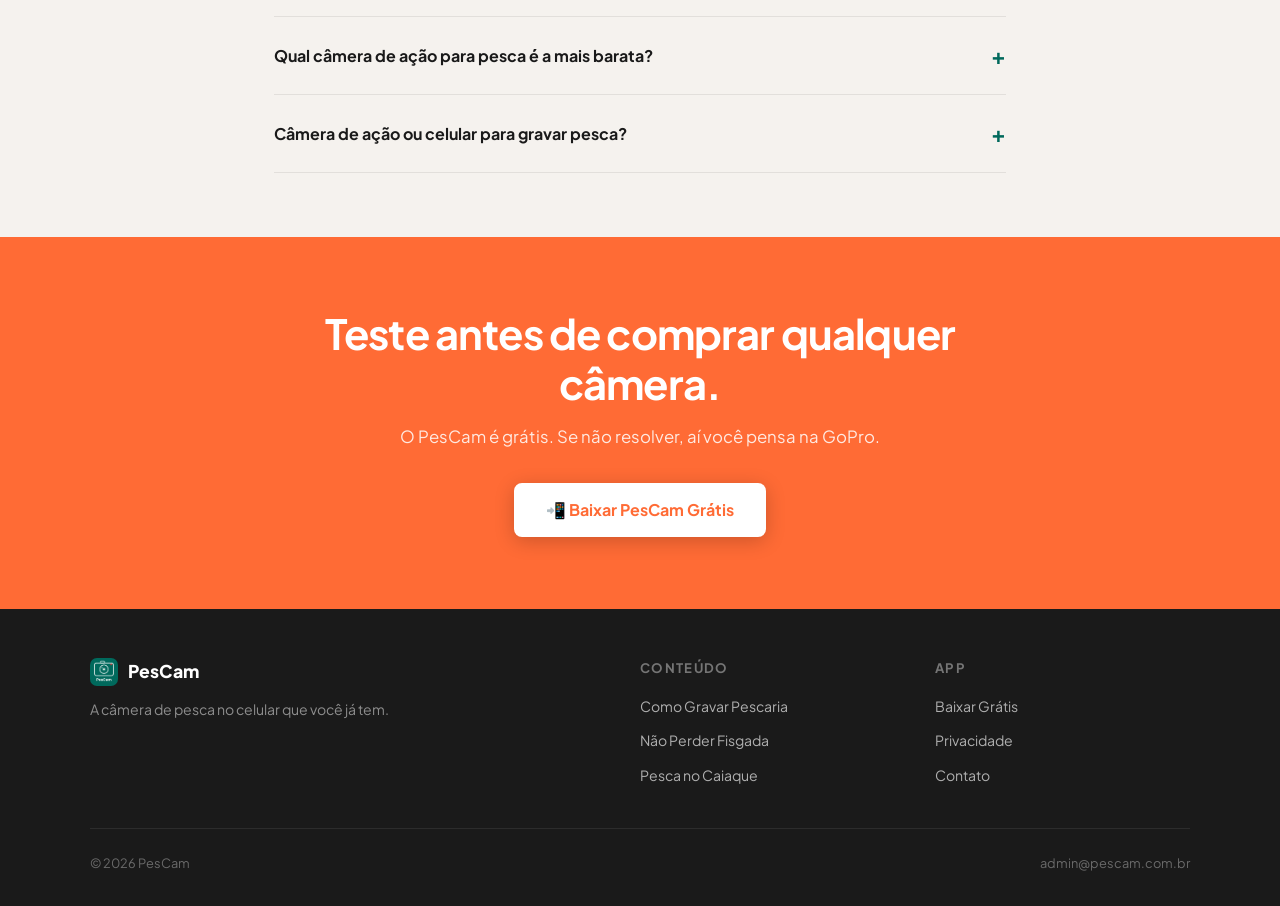
<file: camera-para-pesca/index.html>
<!DOCTYPE html>
<html lang="pt-BR">
<head>
  <meta charset="UTF-8">
  <meta name="viewport" content="width=device-width, initial-scale=1.0">
  <title>Melhor Câmera Para Pesca em 2026 — GoPro Vale a Pena?</title>
  <meta name="description" content="GoPro ou celular? Compare as opções de câmera para pesca e descubra como gravar fisgadas gastando R$0 com o PesCam para Android.">
  <meta name="keywords" content="câmera para pesca, melhor câmera pesca, gopro para pesca, câmera ação pesca, filmadora pesca esportiva">
  <link rel="canonical" href="https://pescam.com.br/camera-para-pesca/">
  <meta property="og:title" content="Melhor Câmera Para Pesca em 2026 — Comparativo Completo">
  <meta property="og:description" content="GoPro ou celular? Compare câmeras para pesca e veja como gravar fisgadas de graça com o PesCam.">
  <meta property="og:url" content="https://pescam.com.br/camera-para-pesca/">
  <meta property="og:type" content="article">
  <script type="application/ld+json">
  {
    "@context": "https://schema.org",
    "@type": "Article",
    "headline": "Melhor Câmera Para Pesca em 2026 — Comparativo Completo",
    "description": "Comparativo entre GoPro, DJI Osmo Action e PesCam para gravar pescaria. Qual vale mais a pena?",
    "author": { "@type": "Person", "name": "PesCam" },
    "publisher": { "@type": "Organization", "name": "PesCam", "url": "https://pescam.com.br" }
  }
  </script>
  <script type="application/ld+json">
  {
    "@context": "https://schema.org",
    "@type": "FAQPage",
    "mainEntity": [
      { "@type": "Question", "name": "GoPro vale a pena para pesca?", "acceptedAnswer": { "@type": "Answer", "text": "A GoPro funciona bem para pesca, mas custa R$1.800 ou mais. Se você já tem um celular Android, o PesCam oferece a mesma funcionalidade de buffer retroativo gratuitamente." } },
      { "@type": "Question", "name": "Qual câmera de ação para pesca é a mais barata?", "acceptedAnswer": { "@type": "Answer", "text": "O PesCam é a opção mais barata — é grátis. Transforma o celular que você já tem em uma câmera de ação com buffer retroativo para pesca." } },
      { "@type": "Question", "name": "Câmera de ação ou celular para gravar pesca?", "acceptedAnswer": { "@type": "Answer", "text": "Se você já tem um smartphone Android, o celular com o PesCam é a melhor relação custo-benefício. Você tem buffer retroativo, estabilização EIS+OIS e controle por volume sem gastar nada adicional." } }
    ]
  }
  </script>
  <link rel="stylesheet" href="../style.css">
</head>
<body>
<nav class="nav">
  <div class="nav-inner">
    <a href="/" class="nav-logo"><img src="../icon.png" alt="PesCam">PesCam</a>
    <button class="nav-toggle" aria-label="Menu"><span></span><span></span><span></span></button>
    <ul class="nav-links">
      <li><a href="/como-gravar-pescaria/">Como Gravar</a></li>
      <li><a href="/camera-para-pesca/">Câmera de Pesca</a></li>
      <li><a href="/pesca-no-caiaque/">Pesca no Caiaque</a></li>
      <li><a href="/app/" class="nav-cta">Baixar Grátis</a></li>
    </ul>
  </div>
</nav>

<div class="page-hero">
  <div class="page-hero-inner">
    <div class="hero-badge" style="margin:0 auto 16px">📷 Comparativo 2026</div>
    <h1>Melhor Câmera Para Pesca em 2026</h1>
    <p>GoPro, DJI Osmo Action ou celular? Qual vale mais a pena para registrar seus momentos na pesca?</p>
  </div>
</div>

<div class="content-wrap">

  <h2>O Que Realmente Importa em Uma Câmera de Pesca</h2>
  <p>Antes de comparar marcas e preços, precisa entender o que faz uma câmera funcionar bem para pesca. São três coisas:</p>
  <ul>
    <li><strong>Mãos livres</strong> — você não pode segurar uma câmera enquanto está na vara ou no remo.</li>
    <li><strong>Buffer retroativo</strong> — a fisgada acontece de surpresa. Você precisa de um sistema que já esteja gravando antes do momento.</li>
    <li><strong>Bateria que aguenta</strong> — uma pescaria pode durar 4, 6, 8 horas. A câmera precisa aguentar.</li>
  </ul>
  <p>Com esses critérios em mente, fica fácil comparar as opções.</p>

  <h2>GoPro Funciona Para Pesca? (Vale R$1.800?)</h2>
  <p>A GoPro Hero 12 é, tecnicamente, uma excelente câmera para pesca. Tem buffer retroativo (Hindsight), é resistente à água, compacta e tem bom sistema de estabilização.</p>
  <p>O problema é o preço: <strong>R$1.800 a R$2.000</strong> por um novo. E esse valor não inclui o suporte, a bateria extra, o cartão de memória e os acessórios.</p>
  <p>Para quem pesca com frequência e já orçou bem isso — pode valer. Para quem quer registrar a pescaria sem gastar muito, existem alternativas melhores.</p>

  <h2>DJI Osmo Action 4 Para Pesca</h2>
  <p>A DJI Osmo Action 4 é, na nossa opinião, a melhor câmera de ação para pesca entre as opções dedicadas. Tem buffer retroativo de até 30 segundos, estabilização EIS + OIS (melhor que a GoPro para vídeo suave), e tela frontal para monitorar o ângulo.</p>
  <p>O problema é o mesmo: <strong>R$2.200+</strong>. E como câmera dedicada, você precisa carregar e gerenciar um equipamento a mais.</p>

  <h2>Câmera de Ação vs Celular Para Gravar Pesca</h2>
  <p>A grande questão que a maioria dos pescadores não se faz: <em>"Eu preciso de um equipamento separado, ou meu celular já resolve?"</em></p>
  <p>Na maioria dos casos, o celular resolve — e resolve bem. Smartphones atuais gravam em 4K com estabilização óptica e eletrônica simultâneas. A câmera do seu celular provavelmente é tão boa quanto a de uma GoPro — ou melhor, em alguns casos.</p>
  <p>O problema com o celular sempre foi a <strong>falta de buffer retroativo</strong> e o <strong>controle mãos-livres</strong>. É exatamente isso que o PesCam resolve.</p>

  <div class="callout">
    <strong>Resumo direto:</strong> Se você já tem um Android, o PesCam te dá tudo que uma GoPro tem para pesca — buffer retroativo, controle sem tela, estabilização — sem gastar R$ 1.800.
  </div>

  <h2>Comparativo Completo: PesCam vs GoPro vs DJI Osmo Action 4</h2>
  <div class="compare-wrap" style="margin-top:24px">
    <table class="compare-table">
      <thead>
        <tr>
          <th></th>
          <th class="col-pescam">PesCam</th>
          <th class="col-other">GoPro Hero 12</th>
          <th class="col-other">DJI Osmo Action 4</th>
        </tr>
      </thead>
      <tbody>
        <tr><td>Preço</td><td class="col-pescam yes">Grátis / R$6/mês</td><td>~R$1.800</td><td>~R$2.200</td></tr>
        <tr><td>Buffer Retroativo</td><td class="col-pescam yes">10, 15 ou 30s</td><td class="yes">Até 30s</td><td class="yes">Até 30s</td></tr>
        <tr><td>Controle Mãos Livres</td><td class="col-pescam yes">Botão de volume</td><td class="yes">Botão dedicado</td><td class="yes">Botão dedicado</td></tr>
        <tr><td>Hardware Extra</td><td class="col-pescam yes">Não (usa seu celular)</td><td class="no">Sim — câmera extra</td><td class="no">Sim — câmera extra</td></tr>
        <tr><td>Resistência à Água</td><td class="col-pescam">Com capa (opcional)</td><td class="yes">10m nativa</td><td class="yes">18m nativa</td></tr>
        <tr><td>Estabilização</td><td class="col-pescam yes">EIS + OIS (auto)</td><td class="yes">EIS</td><td class="yes">EIS + OIS</td></tr>
        <tr><td>Qualidade de Vídeo</td><td class="col-pescam yes">Até 4K (conforme celular)</td><td class="yes">4K 60fps</td><td class="yes">4K 60fps</td></tr>
        <tr><td>Gravação Offline</td><td class="col-pescam yes">Sim</td><td class="yes">Sim</td><td class="yes">Sim</td></tr>
        <tr><td>Custo Total Setup</td><td class="col-pescam yes">R$30–60 (suporte)</td><td class="no">R$2.200+</td><td class="no">R$2.600+</td></tr>
      </tbody>
    </table>
  </div>

  <h2>Para Quem a GoPro Ainda Faz Sentido</h2>
  <p>Existem casos onde a câmera dedicada ainda é a melhor opção:</p>
  <ul>
    <li><strong>Pesca em alto mar ou subaquática</strong> — resistência à água de 10m+ é essencial e você não vai arriscar o celular.</li>
    <li><strong>Quem já tem uma GoPro</strong> — se já comprou, use. O PesCam é para quem ainda não tem.</li>
    <li><strong>Celular muito antigo</strong> — se o seu Android é anterior ao 7.0 ou tem câmera ruim, a GoPro pode compensar.</li>
  </ul>

  <h2>Conclusão: Qual Câmera Para Pesca Escolher?</h2>
  <p>Se você tem um celular Android moderno, a resposta é simples: <strong>comece com o PesCam</strong>. É grátis, funciona em qualquer Android 7.0+, tem todas as funcionalidades de uma câmera de ação e você não precisa comprar nada além de um suporte de peito.</p>
  <p>Se depois de usar o PesCam você sentir que precisa de mais — resistência à água, câmera separada para não arriscar o celular — aí sim considera a GoPro ou a DJI.</p>

  <h2>Perguntas Frequentes</h2>
  <div class="faq">
    <div class="faq-item">
      <div class="faq-q">GoPro vale a pena para pesca?</div>
      <div class="faq-a">Se você já tem um celular Android, provavelmente não. O PesCam oferece a mesma funcionalidade de buffer retroativo gratuitamente. A GoPro faz mais sentido para pesca em mar ou situações que exigem resistência à água extrema.</div>
    </div>
    <div class="faq-item">
      <div class="faq-q">Qual câmera de ação para pesca é a mais barata?</div>
      <div class="faq-a">O PesCam é de graça. Transforma o celular que você já tem em uma câmera de ação com buffer retroativo.</div>
    </div>
    <div class="faq-item">
      <div class="faq-q">Câmera de ação ou celular para gravar pesca?</div>
      <div class="faq-a">Para a maioria dos pescadores, o celular com PesCam é a melhor relação custo-benefício. Você tem buffer retroativo, estabilização e controle por volume sem gastar nada a mais.</div>
    </div>
  </div>

</div>

<section class="cta-band">
  <div class="container-narrow">
    <h2>Teste antes de comprar qualquer câmera.</h2>
    <p>O PesCam é grátis. Se não resolver, aí você pensa na GoPro.</p>
    <a href="/app/" class="btn-white">📲 Baixar PesCam Grátis</a>
  </div>
</section>

<footer>
  <div class="footer-inner">
    <div class="footer-brand">
      <a href="/" class="footer-logo"><img src="../icon.png" alt="PesCam"> PesCam</a>
      <p class="footer-tagline">A câmera de pesca no celular que você já tem.</p>
    </div>
    <div class="footer-col">
      <h4>Conteúdo</h4>
      <ul>
        <li><a href="/como-gravar-pescaria/">Como Gravar Pescaria</a></li>
        <li><a href="/como-nao-perder-fisgada/">Não Perder Fisgada</a></li>
        <li><a href="/pesca-no-caiaque/">Pesca no Caiaque</a></li>
      </ul>
    </div>
    <div class="footer-col">
      <h4>App</h4>
      <ul>
        <li><a href="/app/">Baixar Grátis</a></li>
        <li><a href="/politica-de-privacidade/">Privacidade</a></li>
        <li><a href="mailto:admin@pescam.com.br">Contato</a></li>
      </ul>
    </div>
  </div>
  <div class="footer-bottom">
    <span>© 2026 PesCam</span><span>admin@pescam.com.br</span>
  </div>
</footer>
<script src="../main.js"></script>
</body>
</html>
</file>
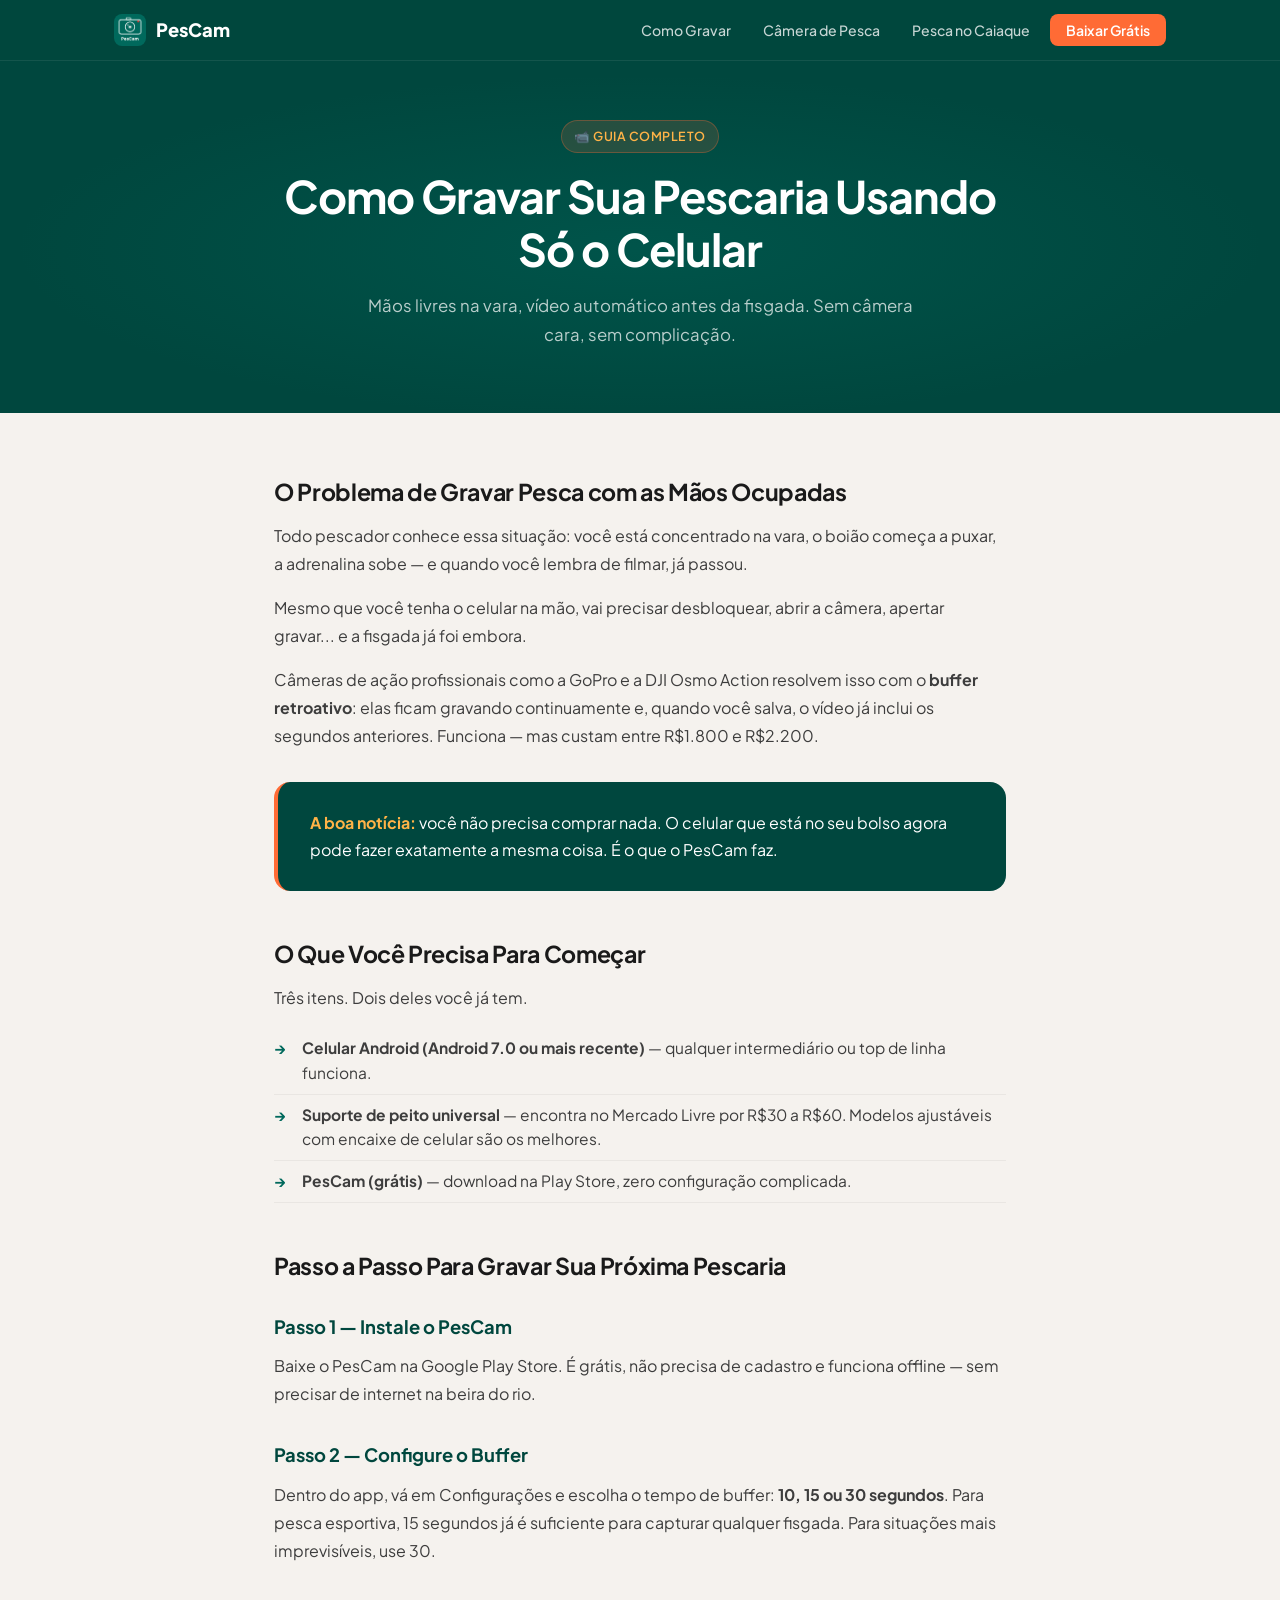
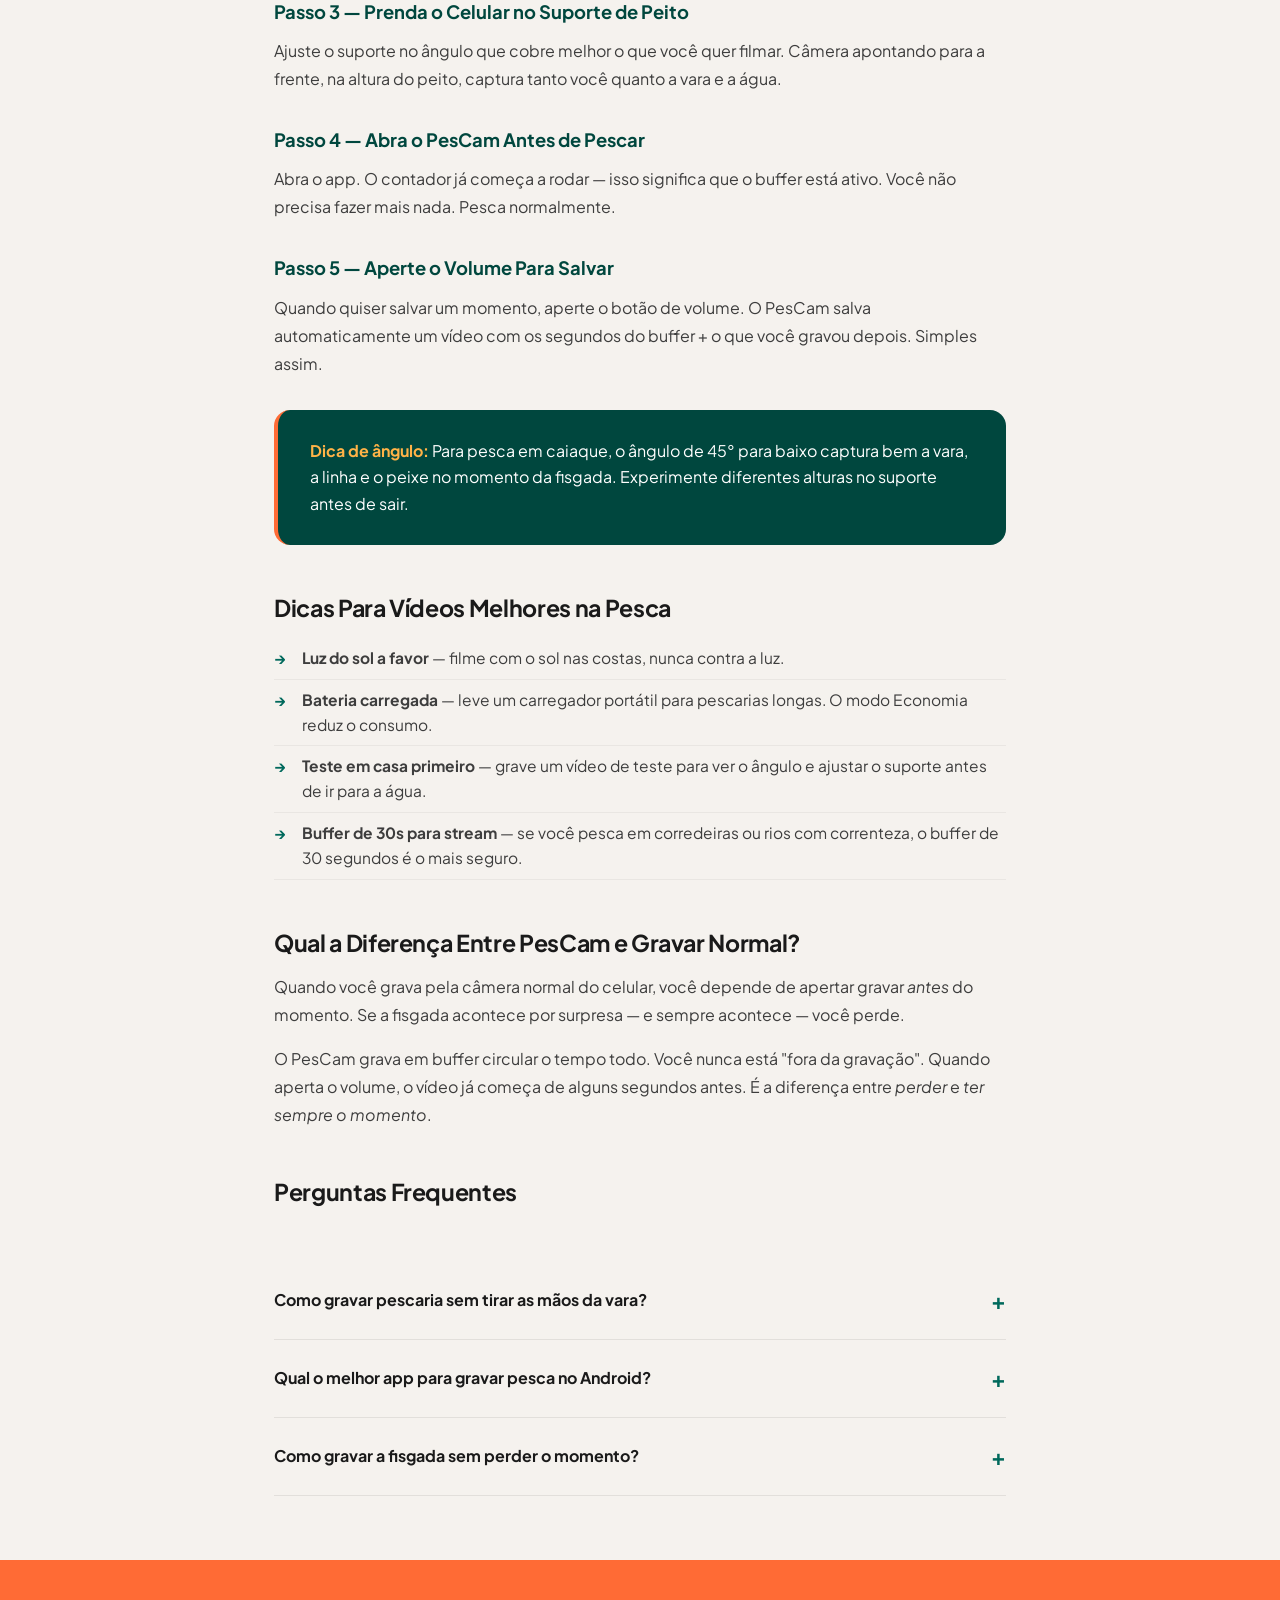
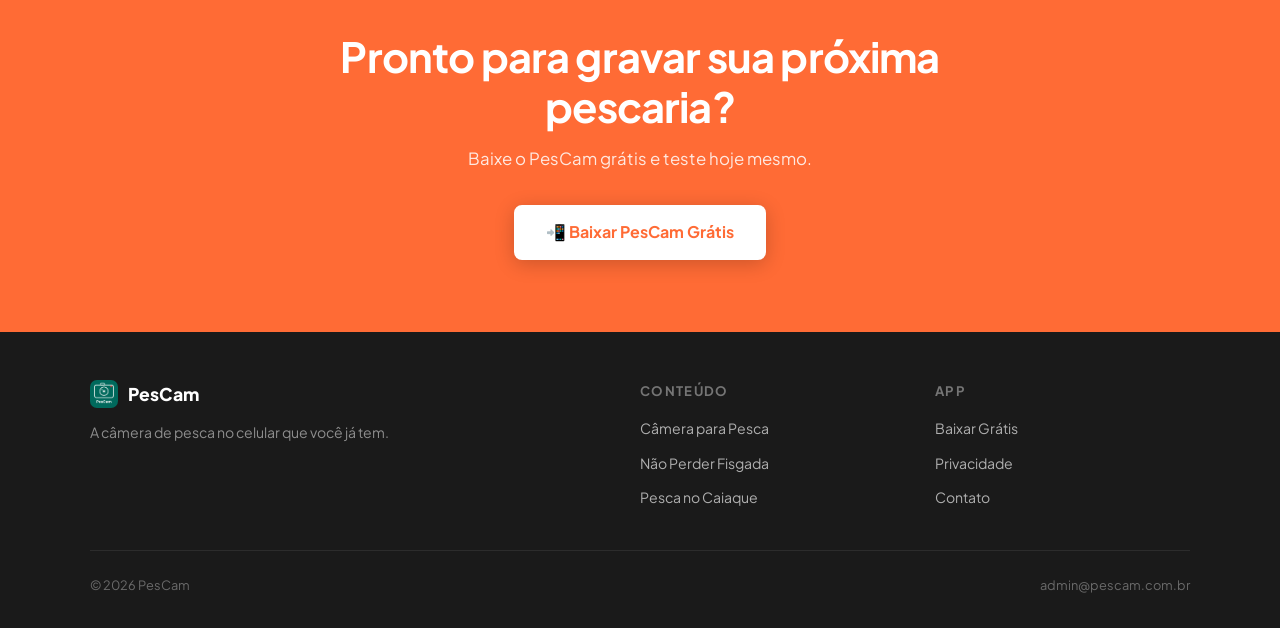
<file: como-gravar-pescaria/index.html>
<!DOCTYPE html>
<html lang="pt-BR">
<head>
  <meta charset="UTF-8">
  <meta name="viewport" content="width=device-width, initial-scale=1.0">
  <title>Como Gravar Sua Pescaria pelo Celular — Guia Completo 2026</title>
  <meta name="description" content="Aprenda como gravar sua pescaria usando só o celular. Mãos livres, controle por botão de volume e vídeo com os segundos antes da fisgada. Grátis para Android.">
  <meta name="keywords" content="como gravar pescaria, gravar pesca celular, filmar pescaria, gravar fisgada, app gravar pesca android">
  <link rel="canonical" href="https://pescam.com.br/como-gravar-pescaria/">
  <meta property="og:title" content="Como Gravar Sua Pescaria pelo Celular — Guia 2026">
  <meta property="og:description" content="Aprenda como gravar sua pescaria usando só o celular, com mãos livres e buffer retroativo.">
  <meta property="og:url" content="https://pescam.com.br/como-gravar-pescaria/">
  <meta property="og:type" content="article">
  <script type="application/ld+json">
  {
    "@context": "https://schema.org",
    "@type": "HowTo",
    "name": "Como Gravar Sua Pescaria pelo Celular",
    "description": "Guia completo para gravar pescaria usando o celular com mãos livres e buffer retroativo.",
    "step": [
      { "@type": "HowToStep", "position": 1, "name": "Instale o PesCam", "text": "Baixe o PesCam gratuitamente na Play Store. Funciona em qualquer Android 7.0+." },
      { "@type": "HowToStep", "position": 2, "name": "Compre um suporte de peito", "text": "Um suporte universal custa R$30 a R$60 no Mercado Livre. Escolha um com encaixe ajustável." },
      { "@type": "HowToStep", "position": 3, "name": "Configure o buffer", "text": "No app, escolha o tempo de buffer: 10, 15 ou 30 segundos antes do momento." },
      { "@type": "HowToStep", "position": 4, "name": "Abra o PesCam antes de pescar", "text": "Abra o app, coloque o celular no suporte. O buffer já começa a rodar automaticamente." },
      { "@type": "HowToStep", "position": 5, "name": "Aperte o volume para salvar", "text": "Quando quiser salvar — antes, durante ou depois da fisgada — aperte o botão de volume. Pronto." }
    ]
  }
  </script>
  <script type="application/ld+json">
  {
    "@context": "https://schema.org",
    "@type": "FAQPage",
    "mainEntity": [
      { "@type": "Question", "name": "Como gravar pescaria sem tirar as mãos da vara?", "acceptedAnswer": { "@type": "Answer", "text": "Use o PesCam com suporte de peito. O app grava pelo botão de volume, sem precisar tocar na tela ou tirar as mãos da vara." } },
      { "@type": "Question", "name": "Qual o melhor app para gravar pesca no Android?", "acceptedAnswer": { "@type": "Answer", "text": "O PesCam é o app mais completo para gravar pescaria no Android. Tem buffer retroativo, controle pelo botão de volume e é grátis para começar." } },
      { "@type": "Question", "name": "Como gravar a fisgada em vídeo?", "acceptedAnswer": { "@type": "Answer", "text": "Com o PesCam, você não precisa apertar nada antes da fisgada. O app grava continuamente em segundo plano e, quando você aperta o volume, o vídeo já inclui os segundos anteriores." } }
    ]
  }
  </script>
  <link rel="stylesheet" href="../style.css">
</head>
<body>
<nav class="nav">
  <div class="nav-inner">
    <a href="/" class="nav-logo"><img src="../icon.png" alt="PesCam">PesCam</a>
    <button class="nav-toggle" aria-label="Menu"><span></span><span></span><span></span></button>
    <ul class="nav-links">
      <li><a href="/como-gravar-pescaria/">Como Gravar</a></li>
      <li><a href="/camera-para-pesca/">Câmera de Pesca</a></li>
      <li><a href="/pesca-no-caiaque/">Pesca no Caiaque</a></li>
      <li><a href="/app/" class="nav-cta">Baixar Grátis</a></li>
    </ul>
  </div>
</nav>

<div class="page-hero">
  <div class="page-hero-inner">
    <div class="hero-badge" style="margin:0 auto 16px">📹 Guia Completo</div>
    <h1>Como Gravar Sua Pescaria Usando Só o Celular</h1>
    <p>Mãos livres na vara, vídeo automático antes da fisgada. Sem câmera cara, sem complicação.</p>
  </div>
</div>

<div class="content-wrap">

  <h2>O Problema de Gravar Pesca com as Mãos Ocupadas</h2>
  <p>Todo pescador conhece essa situação: você está concentrado na vara, o boião começa a puxar, a adrenalina sobe — e quando você lembra de filmar, já passou.</p>
  <p>Mesmo que você tenha o celular na mão, vai precisar desbloquear, abrir a câmera, apertar gravar... e a fisgada já foi embora.</p>
  <p>Câmeras de ação profissionais como a GoPro e a DJI Osmo Action resolvem isso com o <strong>buffer retroativo</strong>: elas ficam gravando continuamente e, quando você salva, o vídeo já inclui os segundos anteriores. Funciona — mas custam entre R$1.800 e R$2.200.</p>

  <div class="callout">
    <strong>A boa notícia:</strong> você não precisa comprar nada. O celular que está no seu bolso agora pode fazer exatamente a mesma coisa. É o que o PesCam faz.
  </div>

  <h2>O Que Você Precisa Para Começar</h2>
  <p>Três itens. Dois deles você já tem.</p>
  <ul>
    <li><strong>Celular Android (Android 7.0 ou mais recente)</strong> — qualquer intermediário ou top de linha funciona.</li>
    <li><strong>Suporte de peito universal</strong> — encontra no Mercado Livre por R$30 a R$60. Modelos ajustáveis com encaixe de celular são os melhores.</li>
    <li><strong>PesCam (grátis)</strong> — download na Play Store, zero configuração complicada.</li>
  </ul>

  <h2>Passo a Passo Para Gravar Sua Próxima Pescaria</h2>

  <h3>Passo 1 — Instale o PesCam</h3>
  <p>Baixe o PesCam na Google Play Store. É grátis, não precisa de cadastro e funciona offline — sem precisar de internet na beira do rio.</p>

  <h3>Passo 2 — Configure o Buffer</h3>
  <p>Dentro do app, vá em Configurações e escolha o tempo de buffer: <strong>10, 15 ou 30 segundos</strong>. Para pesca esportiva, 15 segundos já é suficiente para capturar qualquer fisgada. Para situações mais imprevisíveis, use 30.</p>

  <h3>Passo 3 — Prenda o Celular no Suporte de Peito</h3>
  <p>Ajuste o suporte no ângulo que cobre melhor o que você quer filmar. Câmera apontando para a frente, na altura do peito, captura tanto você quanto a vara e a água.</p>

  <h3>Passo 4 — Abra o PesCam Antes de Pescar</h3>
  <p>Abra o app. O contador já começa a rodar — isso significa que o buffer está ativo. Você não precisa fazer mais nada. Pesca normalmente.</p>

  <h3>Passo 5 — Aperte o Volume Para Salvar</h3>
  <p>Quando quiser salvar um momento, aperte o botão de volume. O PesCam salva automaticamente um vídeo com os segundos do buffer + o que você gravou depois. Simples assim.</p>

  <div class="callout">
    <strong>Dica de ângulo:</strong> Para pesca em caiaque, o ângulo de 45° para baixo captura bem a vara, a linha e o peixe no momento da fisgada. Experimente diferentes alturas no suporte antes de sair.
  </div>

  <h2>Dicas Para Vídeos Melhores na Pesca</h2>
  <ul>
    <li><strong>Luz do sol a favor</strong> — filme com o sol nas costas, nunca contra a luz.</li>
    <li><strong>Bateria carregada</strong> — leve um carregador portátil para pescarias longas. O modo Economia reduz o consumo.</li>
    <li><strong>Teste em casa primeiro</strong> — grave um vídeo de teste para ver o ângulo e ajustar o suporte antes de ir para a água.</li>
    <li><strong>Buffer de 30s para stream</strong> — se você pesca em corredeiras ou rios com correnteza, o buffer de 30 segundos é o mais seguro.</li>
  </ul>

  <h2>Qual a Diferença Entre PesCam e Gravar Normal?</h2>
  <p>Quando você grava pela câmera normal do celular, você depende de apertar gravar <em>antes</em> do momento. Se a fisgada acontece por surpresa — e sempre acontece — você perde.</p>
  <p>O PesCam grava em buffer circular o tempo todo. Você nunca está "fora da gravação". Quando aperta o volume, o vídeo já começa de alguns segundos antes. É a diferença entre <em>perder</em> e <em>ter sempre o momento</em>.</p>

  <h2>Perguntas Frequentes</h2>
  <div class="faq">
    <div class="faq-item">
      <div class="faq-q">Como gravar pescaria sem tirar as mãos da vara?</div>
      <div class="faq-a">Use o PesCam com suporte de peito. O controle é todo pelo botão de volume, sem tocar na tela.</div>
    </div>
    <div class="faq-item">
      <div class="faq-q">Qual o melhor app para gravar pesca no Android?</div>
      <div class="faq-a">O PesCam é o app mais completo para gravar pescaria no Android. Buffer retroativo, controle por volume e grátis para começar.</div>
    </div>
    <div class="faq-item">
      <div class="faq-q">Como gravar a fisgada sem perder o momento?</div>
      <div class="faq-a">Com o buffer retroativo do PesCam, você não precisa apertar nada antes da fisgada. O vídeo já inclui os segundos anteriores automaticamente.</div>
    </div>
  </div>

</div>

<section class="cta-band">
  <div class="container-narrow">
    <h2>Pronto para gravar sua próxima pescaria?</h2>
    <p>Baixe o PesCam grátis e teste hoje mesmo.</p>
    <a href="/app/" class="btn-white">📲 Baixar PesCam Grátis</a>
  </div>
</section>

<footer>
  <div class="footer-inner">
    <div class="footer-brand">
      <a href="/" class="footer-logo"><img src="../icon.png" alt="PesCam"> PesCam</a>
      <p class="footer-tagline">A câmera de pesca no celular que você já tem.</p>
    </div>
    <div class="footer-col">
      <h4>Conteúdo</h4>
      <ul>
        <li><a href="/camera-para-pesca/">Câmera para Pesca</a></li>
        <li><a href="/como-nao-perder-fisgada/">Não Perder Fisgada</a></li>
        <li><a href="/pesca-no-caiaque/">Pesca no Caiaque</a></li>
      </ul>
    </div>
    <div class="footer-col">
      <h4>App</h4>
      <ul>
        <li><a href="/app/">Baixar Grátis</a></li>
        <li><a href="/politica-de-privacidade/">Privacidade</a></li>
        <li><a href="mailto:admin@pescam.com.br">Contato</a></li>
      </ul>
    </div>
  </div>
  <div class="footer-bottom">
    <span>© 2026 PesCam</span>
    <span>admin@pescam.com.br</span>
  </div>
</footer>
<script src="../main.js"></script>
</body>
</html>
</file>
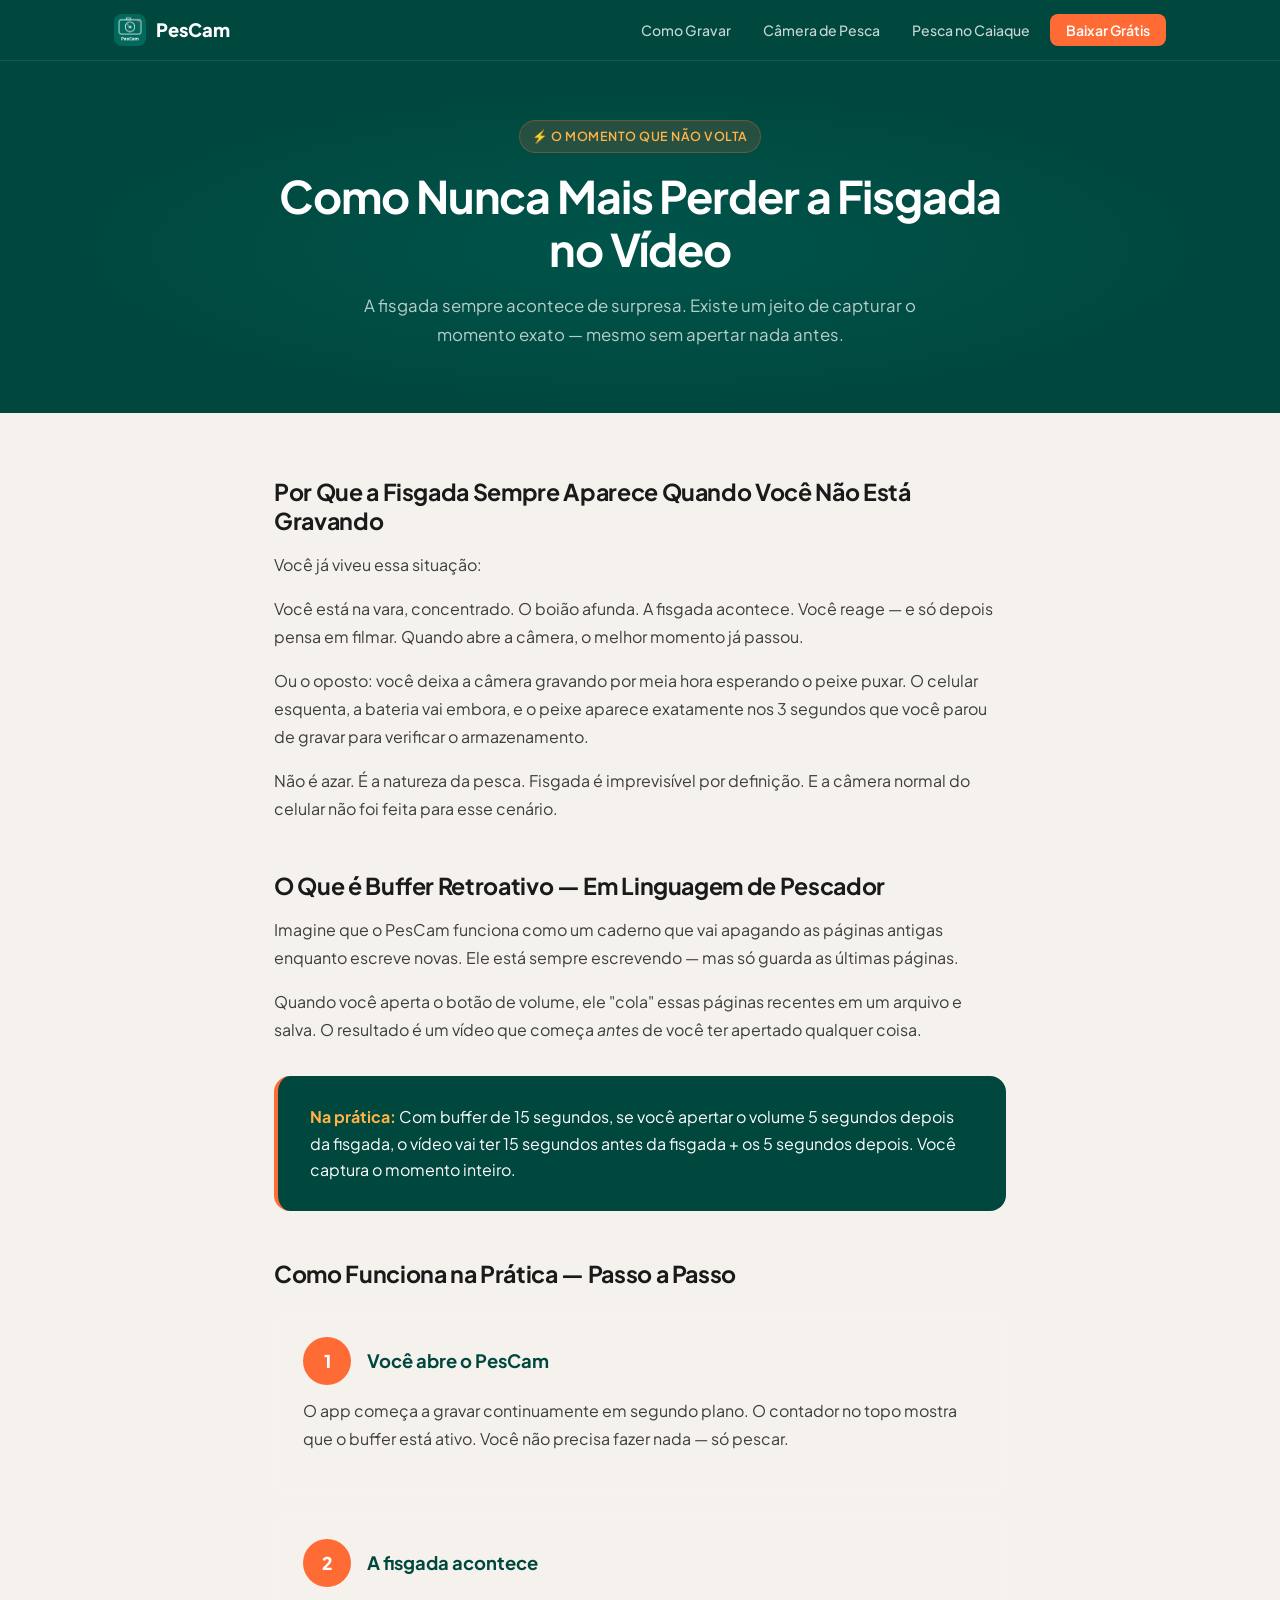
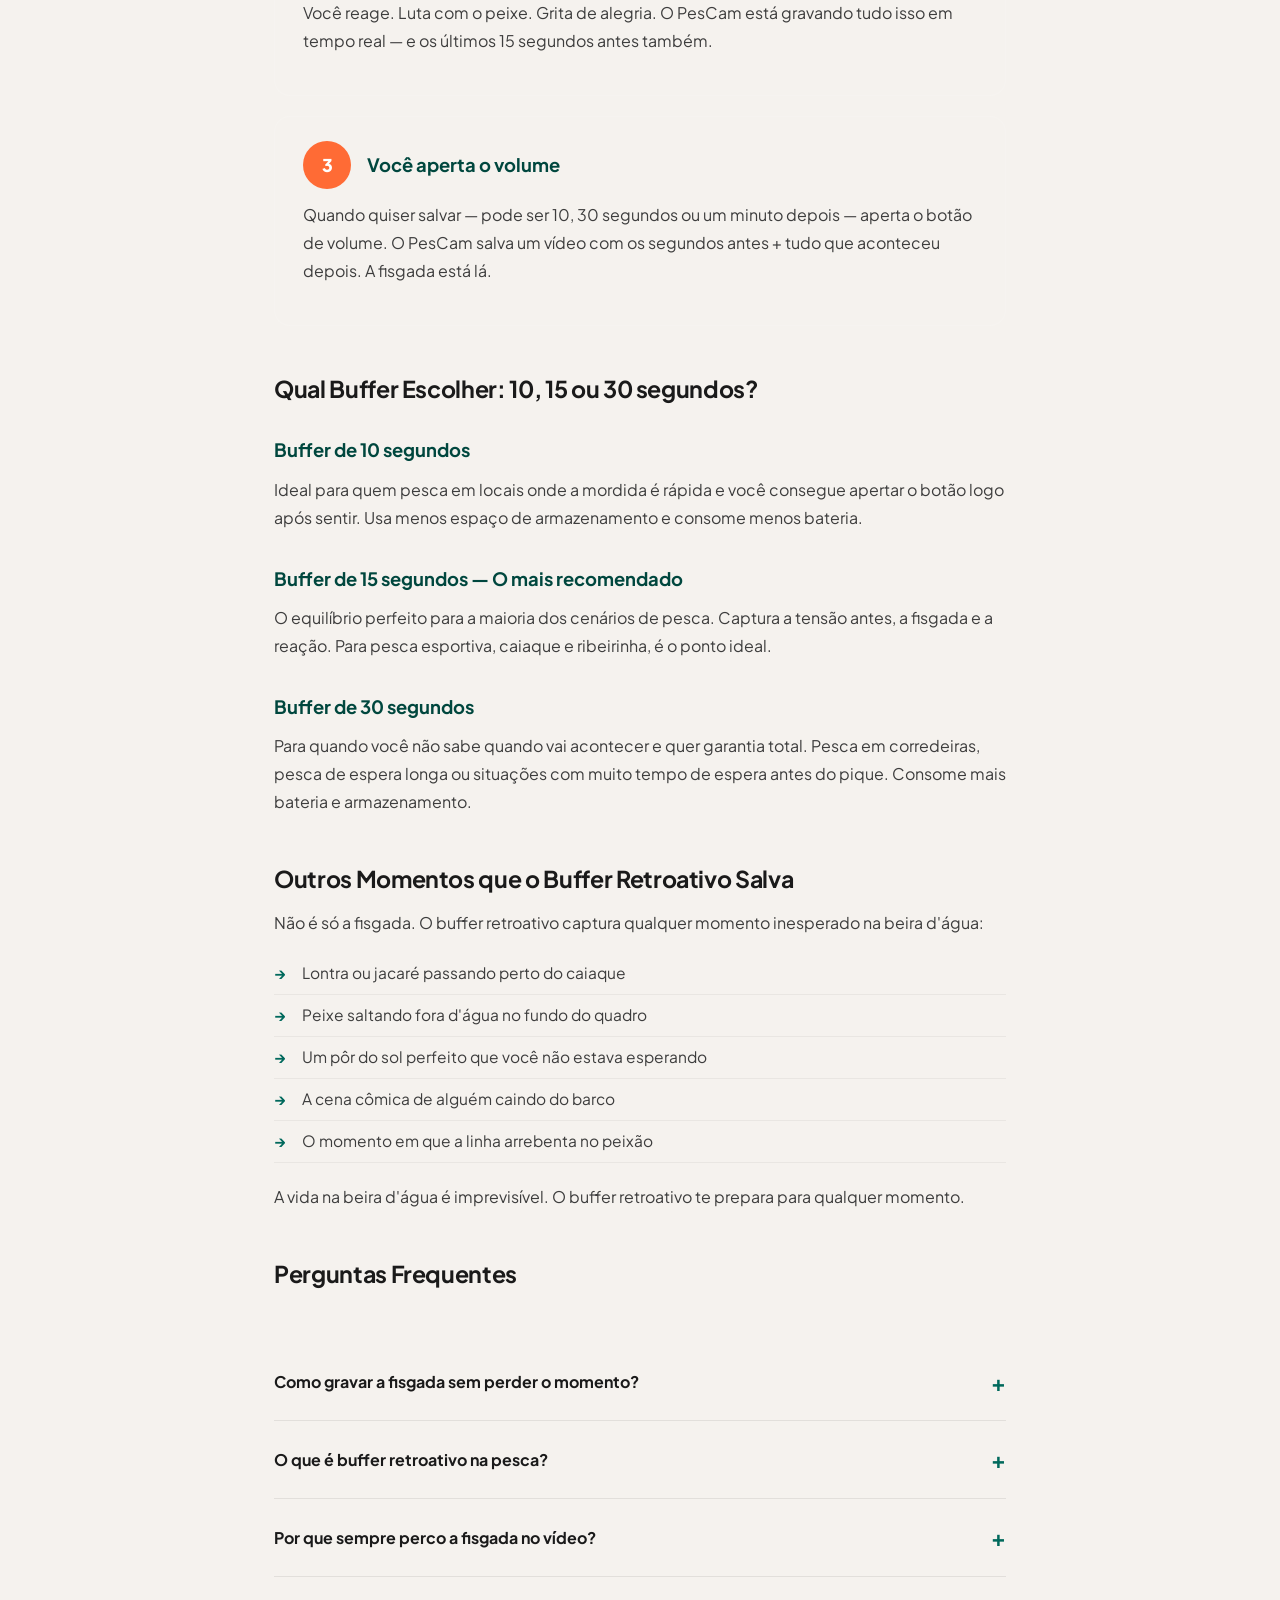
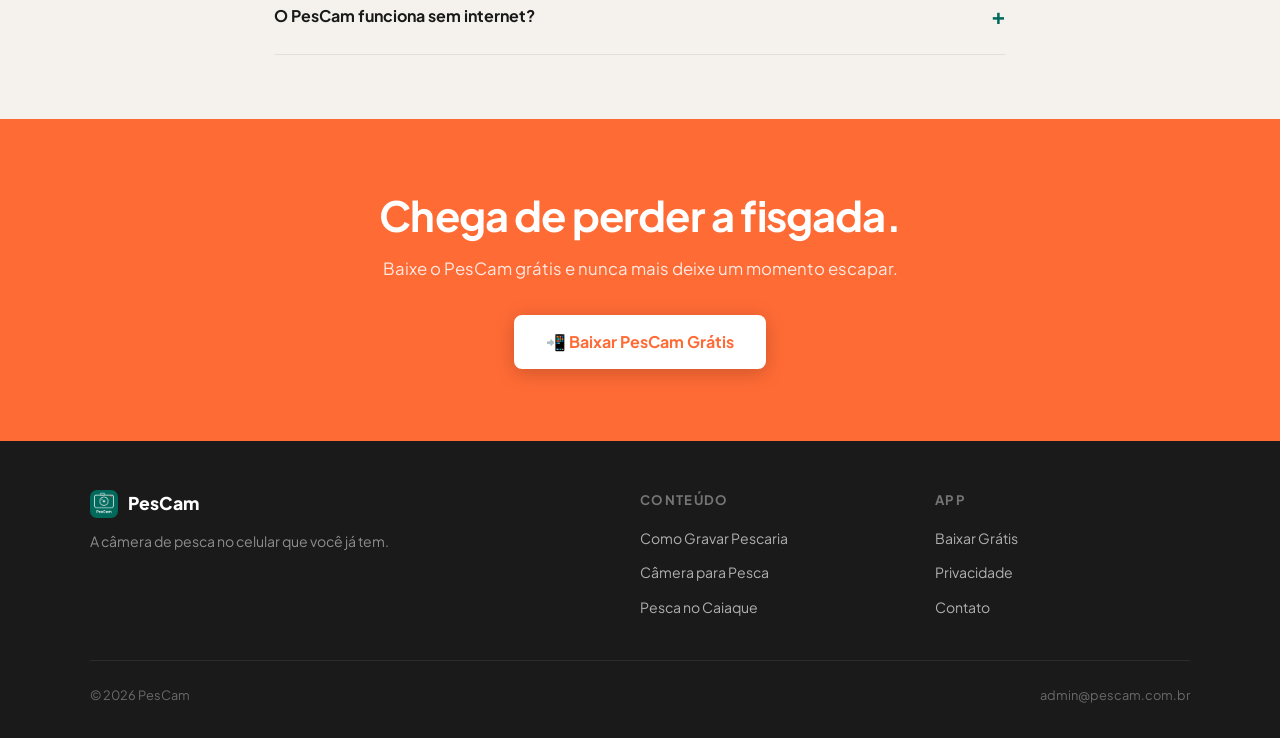
<file: como-nao-perder-fisgada/index.html>
<!DOCTYPE html>
<html lang="pt-BR">
<head>
  <meta charset="UTF-8">
  <meta name="viewport" content="width=device-width, initial-scale=1.0">
  <title>Como Não Perder a Fisgada no Vídeo — Solução Para Pescadores</title>
  <meta name="description" content="Toda fisgada acontece de surpresa. Saiba como gravar o momento exato sem ficar com o dedo no botão. Buffer retroativo no seu celular Android, de graça.">
  <meta name="keywords" content="como não perder fisgada, gravar fisgada vídeo, buffer retroativo pesca, registrar peixe pescado, capturar momento pesca">
  <link rel="canonical" href="https://pescam.com.br/como-nao-perder-fisgada/">
  <meta property="og:title" content="Como Nunca Mais Perder a Fisgada no Vídeo">
  <meta property="og:description" content="Toda fisgada acontece de surpresa. Saiba como gravar o momento exato com buffer retroativo no seu celular.">
  <meta property="og:url" content="https://pescam.com.br/como-nao-perder-fisgada/">
  <meta property="og:type" content="article">
  <script type="application/ld+json">
  {
    "@context": "https://schema.org",
    "@type": "FAQPage",
    "mainEntity": [
      { "@type": "Question", "name": "Como gravar a fisgada sem perder o momento?", "acceptedAnswer": { "@type": "Answer", "text": "Use o buffer retroativo do PesCam. O app grava continuamente em segundo plano e, quando você aperta o botão de volume, o vídeo já inclui os segundos anteriores à fisgada." } },
      { "@type": "Question", "name": "O que é buffer retroativo na pesca?", "acceptedAnswer": { "@type": "Answer", "text": "Buffer retroativo é uma tecnologia que grava continuamente em loop. Quando você salva, o vídeo inclui os segundos que já passaram — não apenas o que vem depois. É a tecnologia das câmeras de ação profissionais, agora disponível no seu celular com o PesCam." } },
      { "@type": "Question", "name": "Por que sempre perco a fisgada no vídeo?", "acceptedAnswer": { "@type": "Answer", "text": "Porque gravar pela câmera normal exige que você aperte gravar ANTES do momento. A fisgada é imprevisível. O PesCam resolve isso com buffer retroativo — você aperta depois e o vídeo já inclui antes." } }
    ]
  }
  </script>
  <link rel="stylesheet" href="../style.css">
</head>
<body>
<nav class="nav">
  <div class="nav-inner">
    <a href="/" class="nav-logo"><img src="../icon.png" alt="PesCam">PesCam</a>
    <button class="nav-toggle" aria-label="Menu"><span></span><span></span><span></span></button>
    <ul class="nav-links">
      <li><a href="/como-gravar-pescaria/">Como Gravar</a></li>
      <li><a href="/camera-para-pesca/">Câmera de Pesca</a></li>
      <li><a href="/pesca-no-caiaque/">Pesca no Caiaque</a></li>
      <li><a href="/app/" class="nav-cta">Baixar Grátis</a></li>
    </ul>
  </div>
</nav>

<div class="page-hero">
  <div class="page-hero-inner">
    <div class="hero-badge" style="margin:0 auto 16px">⚡ O Momento que Não Volta</div>
    <h1>Como Nunca Mais Perder a Fisgada no Vídeo</h1>
    <p>A fisgada sempre acontece de surpresa. Existe um jeito de capturar o momento exato — mesmo sem apertar nada antes.</p>
  </div>
</div>

<div class="content-wrap">

  <h2>Por Que a Fisgada Sempre Aparece Quando Você Não Está Gravando</h2>
  <p>Você já viveu essa situação:</p>
  <p>Você está na vara, concentrado. O boião afunda. A fisgada acontece. Você reage — e só depois pensa em filmar. Quando abre a câmera, o melhor momento já passou.</p>
  <p>Ou o oposto: você deixa a câmera gravando por meia hora esperando o peixe puxar. O celular esquenta, a bateria vai embora, e o peixe aparece exatamente nos 3 segundos que você parou de gravar para verificar o armazenamento.</p>
  <p>Não é azar. É a natureza da pesca. Fisgada é imprevisível por definição. E a câmera normal do celular não foi feita para esse cenário.</p>

  <h2>O Que é Buffer Retroativo — Em Linguagem de Pescador</h2>
  <p>Imagine que o PesCam funciona como um caderno que vai apagando as páginas antigas enquanto escreve novas. Ele está sempre escrevendo — mas só guarda as últimas páginas.</p>
  <p>Quando você aperta o botão de volume, ele "cola" essas páginas recentes em um arquivo e salva. O resultado é um vídeo que começa <em>antes</em> de você ter apertado qualquer coisa.</p>

  <div class="callout">
    <strong>Na prática:</strong> Com buffer de 15 segundos, se você apertar o volume 5 segundos depois da fisgada, o vídeo vai ter 15 segundos antes da fisgada + os 5 segundos depois. Você captura o momento inteiro.
  </div>

  <h2>Como Funciona na Prática — Passo a Passo</h2>

  <div class="steps" style="display:grid;grid-template-columns:1fr;gap:20px;margin-top:24px">
    <div class="step" style="text-align:left;padding:24px 28px">
      <div style="display:flex;align-items:center;gap:16px;margin-bottom:12px">
        <div class="step-num" style="margin:0;flex-shrink:0">1</div>
        <h3 style="margin:0">Você abre o PesCam</h3>
      </div>
      <p>O app começa a gravar continuamente em segundo plano. O contador no topo mostra que o buffer está ativo. Você não precisa fazer nada — só pescar.</p>
    </div>
    <div class="step" style="text-align:left;padding:24px 28px">
      <div style="display:flex;align-items:center;gap:16px;margin-bottom:12px">
        <div class="step-num" style="margin:0;flex-shrink:0">2</div>
        <h3 style="margin:0">A fisgada acontece</h3>
      </div>
      <p>Você reage. Luta com o peixe. Grita de alegria. O PesCam está gravando tudo isso em tempo real — e os últimos 15 segundos antes também.</p>
    </div>
    <div class="step" style="text-align:left;padding:24px 28px">
      <div style="display:flex;align-items:center;gap:16px;margin-bottom:12px">
        <div class="step-num" style="margin:0;flex-shrink:0">3</div>
        <h3 style="margin:0">Você aperta o volume</h3>
      </div>
      <p>Quando quiser salvar — pode ser 10, 30 segundos ou um minuto depois — aperta o botão de volume. O PesCam salva um vídeo com os segundos antes + tudo que aconteceu depois. A fisgada está lá.</p>
    </div>
  </div>

  <h2>Qual Buffer Escolher: 10, 15 ou 30 segundos?</h2>

  <h3>Buffer de 10 segundos</h3>
  <p>Ideal para quem pesca em locais onde a mordida é rápida e você consegue apertar o botão logo após sentir. Usa menos espaço de armazenamento e consome menos bateria.</p>

  <h3>Buffer de 15 segundos — O mais recomendado</h3>
  <p>O equilíbrio perfeito para a maioria dos cenários de pesca. Captura a tensão antes, a fisgada e a reação. Para pesca esportiva, caiaque e ribeirinha, é o ponto ideal.</p>

  <h3>Buffer de 30 segundos</h3>
  <p>Para quando você não sabe quando vai acontecer e quer garantia total. Pesca em corredeiras, pesca de espera longa ou situações com muito tempo de espera antes do pique. Consome mais bateria e armazenamento.</p>

  <h2>Outros Momentos que o Buffer Retroativo Salva</h2>
  <p>Não é só a fisgada. O buffer retroativo captura qualquer momento inesperado na beira d'água:</p>
  <ul>
    <li>Lontra ou jacaré passando perto do caiaque</li>
    <li>Peixe saltando fora d'água no fundo do quadro</li>
    <li>Um pôr do sol perfeito que você não estava esperando</li>
    <li>A cena cômica de alguém caindo do barco</li>
    <li>O momento em que a linha arrebenta no peixão</li>
  </ul>
  <p>A vida na beira d'água é imprevisível. O buffer retroativo te prepara para qualquer momento.</p>

  <h2>Perguntas Frequentes</h2>
  <div class="faq">
    <div class="faq-item">
      <div class="faq-q">Como gravar a fisgada sem perder o momento?</div>
      <div class="faq-a">Use o buffer retroativo do PesCam. O app grava continuamente e, quando você aperta o volume, o vídeo já inclui os segundos anteriores à fisgada.</div>
    </div>
    <div class="faq-item">
      <div class="faq-q">O que é buffer retroativo na pesca?</div>
      <div class="faq-a">É uma tecnologia que grava continuamente em loop. Quando você salva, o vídeo inclui os segundos que já passaram — não só o que vem depois. O PesCam traz isso para o seu celular de graça.</div>
    </div>
    <div class="faq-item">
      <div class="faq-q">Por que sempre perco a fisgada no vídeo?</div>
      <div class="faq-a">Porque gravar pela câmera normal exige apertar ANTES do momento. A fisgada é imprevisível. O PesCam resolve: você aperta depois e o vídeo já inclui antes.</div>
    </div>
    <div class="faq-item">
      <div class="faq-q">O PesCam funciona sem internet?</div>
      <div class="faq-a">Sim, 100% offline. Perfeito para pescar em locais sem sinal.</div>
    </div>
  </div>

</div>

<section class="cta-band">
  <div class="container-narrow">
    <h2>Chega de perder a fisgada.</h2>
    <p>Baixe o PesCam grátis e nunca mais deixe um momento escapar.</p>
    <a href="/app/" class="btn-white">📲 Baixar PesCam Grátis</a>
  </div>
</section>

<footer>
  <div class="footer-inner">
    <div class="footer-brand">
      <a href="/" class="footer-logo"><img src="../icon.png" alt="PesCam"> PesCam</a>
      <p class="footer-tagline">A câmera de pesca no celular que você já tem.</p>
    </div>
    <div class="footer-col">
      <h4>Conteúdo</h4>
      <ul>
        <li><a href="/como-gravar-pescaria/">Como Gravar Pescaria</a></li>
        <li><a href="/camera-para-pesca/">Câmera para Pesca</a></li>
        <li><a href="/pesca-no-caiaque/">Pesca no Caiaque</a></li>
      </ul>
    </div>
    <div class="footer-col">
      <h4>App</h4>
      <ul>
        <li><a href="/app/">Baixar Grátis</a></li>
        <li><a href="/politica-de-privacidade/">Privacidade</a></li>
        <li><a href="mailto:admin@pescam.com.br">Contato</a></li>
      </ul>
    </div>
  </div>
  <div class="footer-bottom">
    <span>© 2026 PesCam</span><span>admin@pescam.com.br</span>
  </div>
</footer>
<script src="../main.js"></script>
</body>
</html>
</file>
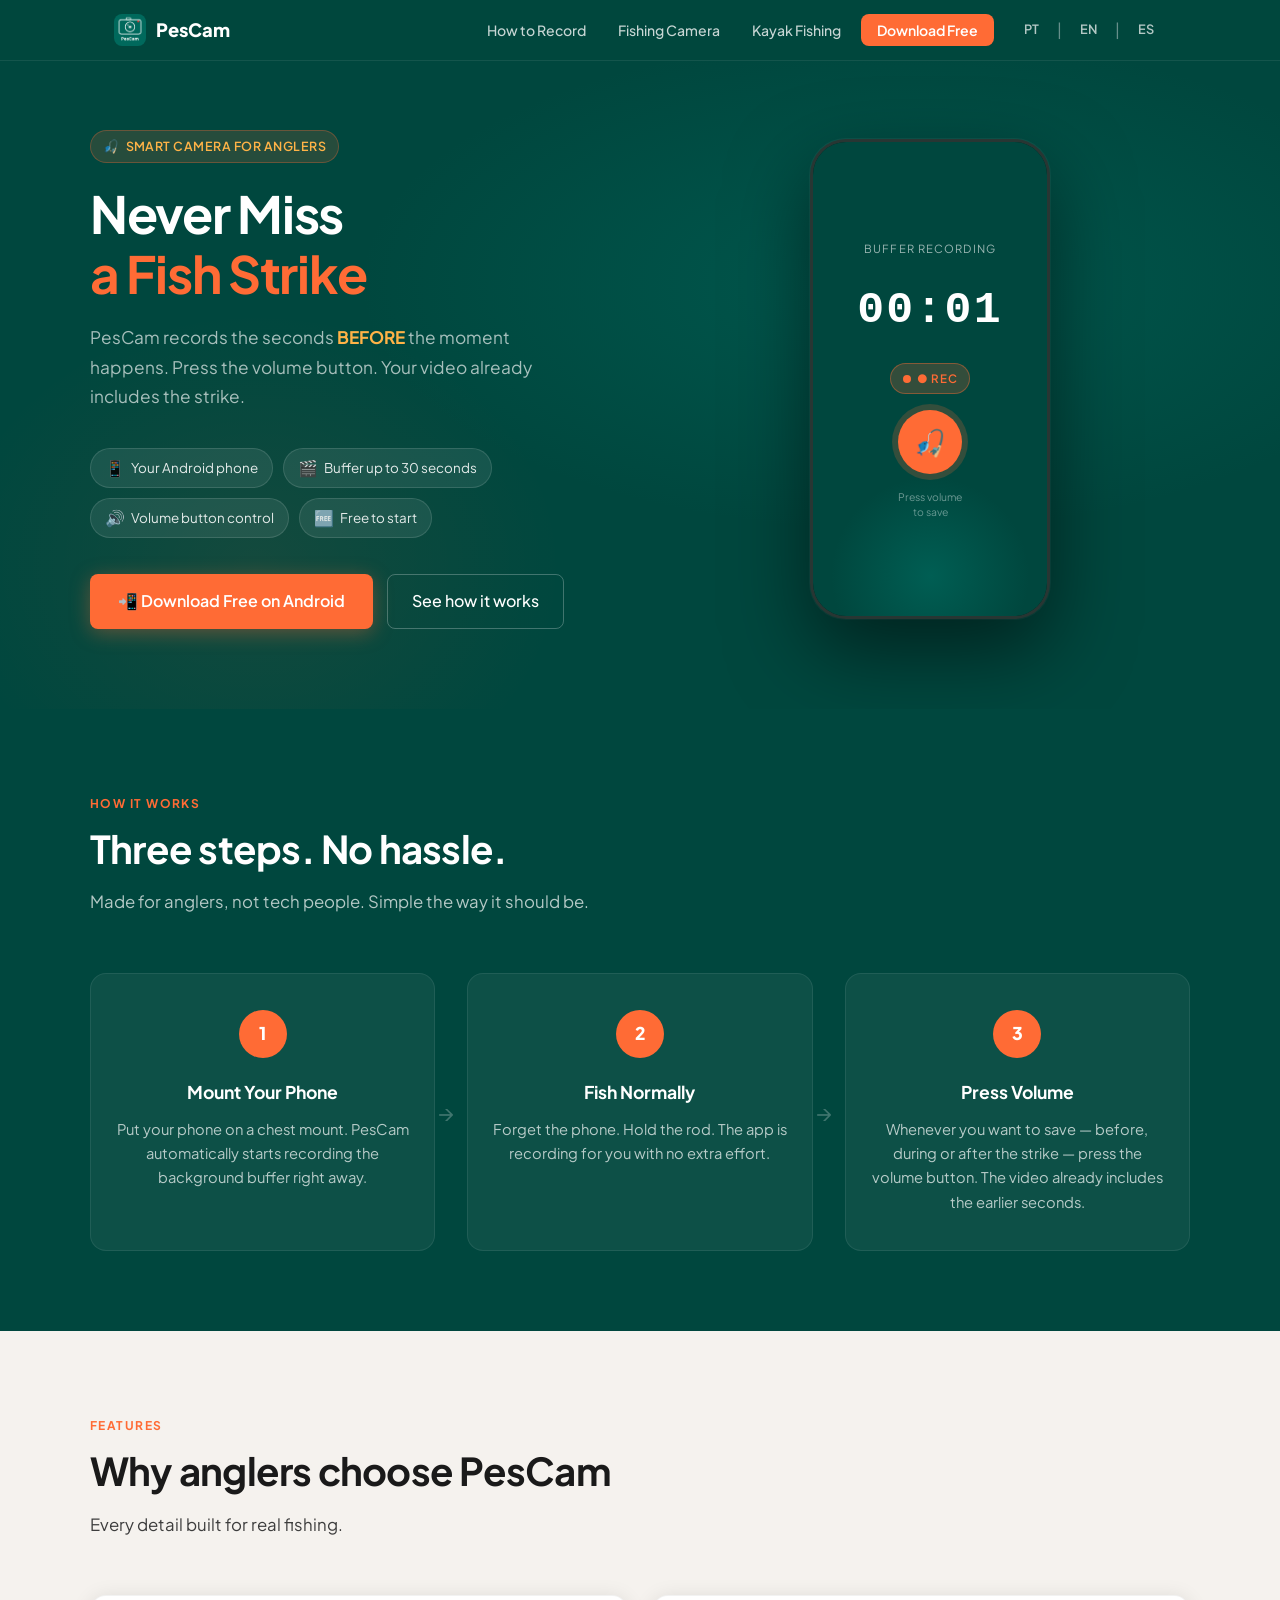
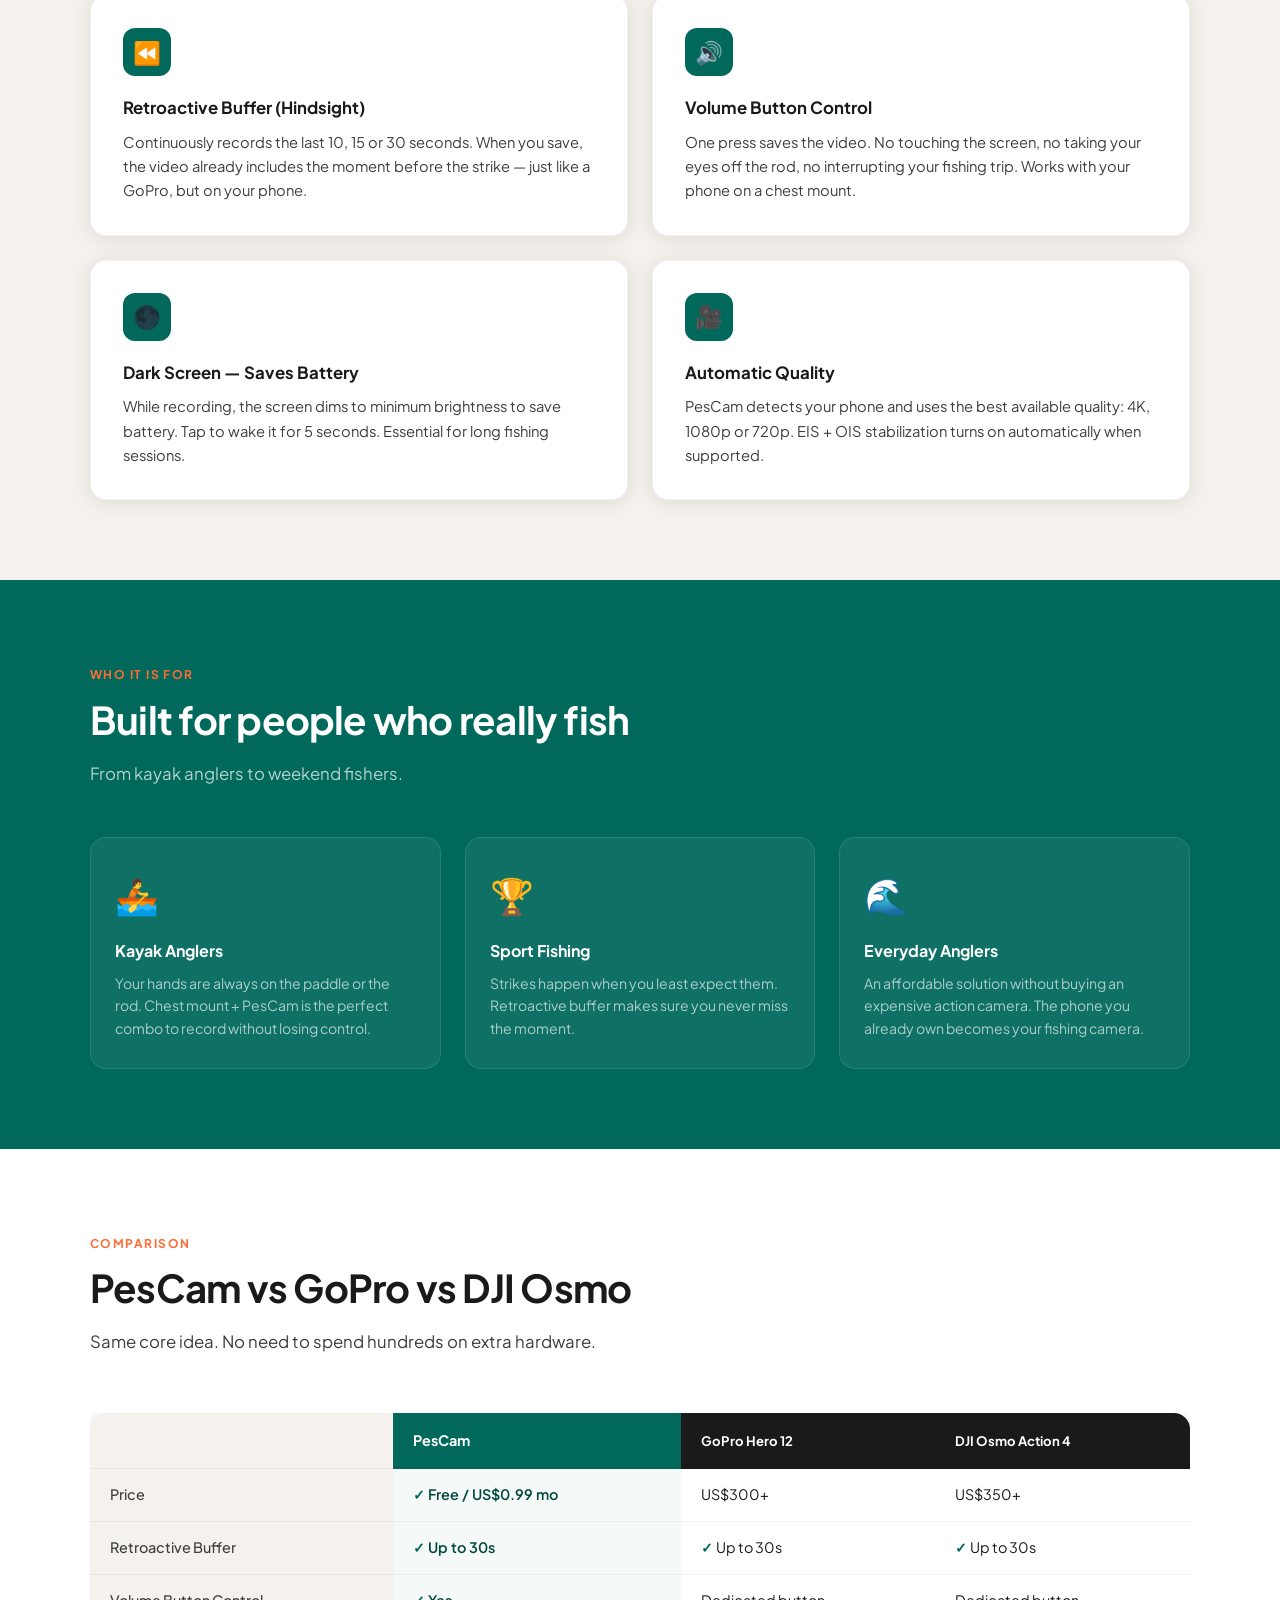
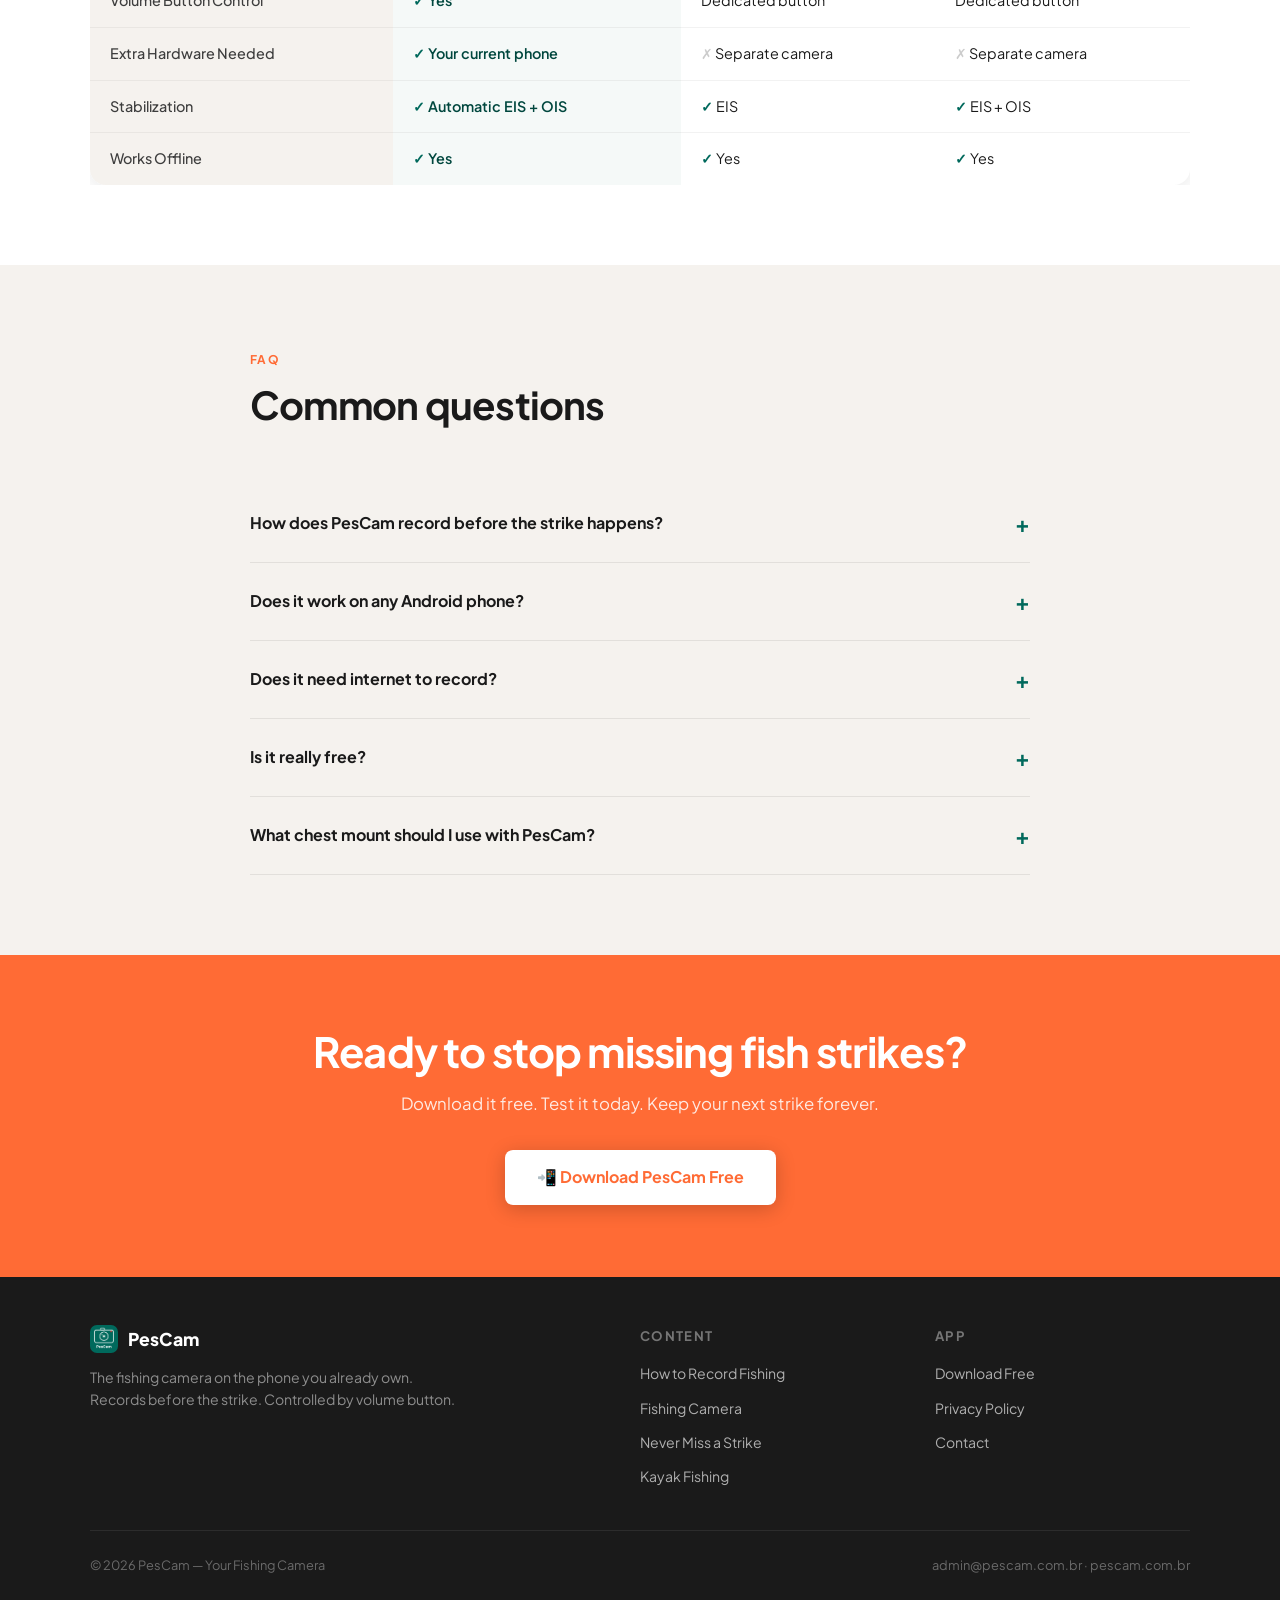
<file: en/index.html>
<!DOCTYPE html>
<html lang="en">
<head>
  <meta charset="UTF-8">
  <meta name="viewport" content="width=device-width, initial-scale=1.0">

  <title>PesCam — Never Miss a Fish Strike Again</title>
  <meta name="description" content="PesCam records the seconds BEFORE the strike happens. Control it with the volume button without taking your hands off the rod. Free for Android. Never miss a fishing moment again.">
  <meta name="keywords" content="fishing camera app, record fishing trips, never miss a fish strike, android fishing app, kayak fishing camera">
  <link rel="canonical" href="https://pescam.com.br/en/">

  <link rel="alternate" hreflang="pt-BR" href="https://pescam.com.br/">
  <link rel="alternate" hreflang="en" href="https://pescam.com.br/en/">
  <link rel="alternate" hreflang="es" href="https://pescam.com.br/es/">
  <link rel="alternate" hreflang="x-default" href="https://pescam.com.br/">

  <!-- Open Graph -->
  <meta property="og:title" content="PesCam — Never Miss a Fish Strike Again">
  <meta property="og:description" content="PesCam records the seconds BEFORE the strike happens. Free for Android.">
  <meta property="og:type" content="website">
  <meta property="og:url" content="https://pescam.com.br/en/">
  <meta property="og:image" content="https://pescam.com.br/og-image.jpg">

  <!-- Schema: SoftwareApplication -->
  <script type="application/ld+json">
  {
    "@context": "https://schema.org",
    "@type": "SoftwareApplication",
    "name": "PesCam",
    "operatingSystem": "Android",
    "applicationCategory": "UtilitiesApplication",
    "offers": {
      "@type": "Offer",
      "price": "0",
      "priceCurrency": "USD",
      "description": "Free — 3 videos. Premium plan US$0.99/month."
    },
    "description": "Fishing recording app with retroactive buffer. It records the seconds before the strike happens. Control it with the volume button, without taking your hands off the rod.",
    "url": "https://pescam.com.br/en/",
    "author": { "@type": "Person", "name": "Felipe", "address": { "@type": "PostalAddress", "addressLocality": "Cuiabá", "addressRegion": "MT", "addressCountry": "BR" } }
  }
  </script>

  <!-- Schema: FAQPage -->
  <script type="application/ld+json">
  {
    "@context": "https://schema.org",
    "@type": "FAQPage",
    "mainEntity": [
      { "@type": "Question", "name": "How does PesCam record before the strike happens?", "acceptedAnswer": { "@type": "Answer", "text": "PesCam keeps recording continuously in the background. When you press the volume button, it saves the last 10, 15 or 30 seconds — plus what you recorded after that. It is the same technology used by professional action cameras, but on your phone." } },
      { "@type": "Question", "name": "Does PesCam work on any Android phone?", "acceptedAnswer": { "@type": "Answer", "text": "Yes. It works on any Android phone running Android 7.0 or newer. Most mid-range and flagship phones already support PesCam." } },
      { "@type": "Question", "name": "Does PesCam need internet to record?", "acceptedAnswer": { "@type": "Answer", "text": "No. PesCam records offline with no internet needed. Perfect for rivers, lakes and fishing spots with no signal." } },
      { "@type": "Question", "name": "Is PesCam really free?", "acceptedAnswer": { "@type": "Answer", "text": "Yes. Your first 3 videos are completely free. For unlimited recordings, PesCam Premium costs only US$0.99 per month." } },
      { "@type": "Question", "name": "Does PesCam work with a chest mount?", "acceptedAnswer": { "@type": "Answer", "text": "Yes. PesCam was built exactly for that. With your phone on a chest mount, you control everything through the volume button without taking your hands off the rod." } }
    ]
  }
  </script>

  <link rel="stylesheet" href="../style.css">
  <link rel="icon" href="../favicon.ico">
</head>
<body>

<!-- NAV -->
<nav class="nav">
  <div class="nav-inner">
    <a href="/en/" class="nav-logo">
      <img src="../icon.png" alt="PesCam icon">
      PesCam
    </a>
    <button class="nav-toggle" aria-label="Menu">
      <span></span><span></span><span></span>
    </button>
    <ul class="nav-links">
      <li><a href="/en/how-to-record-fishing/">How to Record</a></li>
      <li><a href="/en/fishing-camera/">Fishing Camera</a></li>
      <li><a href="/en/kayak-fishing/">Kayak Fishing</a></li>
      <li><a href="/en/app/" class="nav-cta">Download Free</a></li>
      <li class="lang-item">
        <a href="https://pescam.com.br/">PT</a>
        <span>|</span>
        <a href="https://pescam.com.br/en/">EN</a>
        <span>|</span>
        <a href="https://pescam.com.br/es/">ES</a>
      </li>
    </ul>
  </div>
</nav>

<!-- HERO -->
<section class="hero">
  <div class="hero-inner">
    <div class="hero-text">
      <div class="hero-badge">
        <span>🎣</span> Smart Camera for Anglers
      </div>
      <h1>Never Miss<br><em>a Fish Strike</em></h1>
      <p class="hero-sub">
        PesCam records the seconds <strong style="color:var(--accent-warm)">BEFORE</strong> the moment happens.
        Press the volume button. Your video already includes the strike.
      </p>
      <div class="hero-pills">
        <span class="pill"><span class="pill-icon">📱</span> Your Android phone</span>
        <span class="pill"><span class="pill-icon">🎬</span> Buffer up to 30 seconds</span>
        <span class="pill"><span class="pill-icon">🔊</span> Volume button control</span>
        <span class="pill"><span class="pill-icon">🆓</span> Free to start</span>
      </div>
      <div class="hero-actions">
        <a href="/en/app/" class="btn-primary">📲 Download Free on Android</a>
        <a href="#how-it-works" class="btn-secondary">See how it works</a>
      </div>
    </div>
    <div class="hero-visual">
      <div class="phone-wrap">
        <div class="phone-frame">
          <div class="phone-screen">
            <span class="phone-label">BUFFER RECORDING</span>
            <div class="phone-counter" id="phone-counter">00:00</div>
            <div class="phone-rec">
              <div class="rec-dot"></div>
              <span>● REC</span>
            </div>
            <div class="phone-btn">🎣</div>
            <p class="phone-hint">Press volume<br>to save</p>
          </div>
          <div class="phone-glow"></div>
        </div>
      </div>
    </div>
  </div>
</section>

<!-- HOW IT WORKS -->
<section class="section section-dark" id="how-it-works">
  <div class="container">
    <div class="section-label">How It Works</div>
    <h2 class="section-title" style="color:var(--white)">Three steps. No hassle.</h2>
    <p class="section-sub">Made for anglers, not tech people. Simple the way it should be.</p>
    <div class="steps">
      <div class="step">
        <div class="step-num">1</div>
        <h3>Mount Your Phone</h3>
        <p>Put your phone on a chest mount. PesCam automatically starts recording the background buffer right away.</p>
        <span class="step-arrow">→</span>
      </div>
      <div class="step">
        <div class="step-num">2</div>
        <h3>Fish Normally</h3>
        <p>Forget the phone. Hold the rod. The app is recording for you with no extra effort.</p>
        <span class="step-arrow">→</span>
      </div>
      <div class="step">
        <div class="step-num">3</div>
        <h3>Press Volume</h3>
        <p>Whenever you want to save — before, during or after the strike — press the volume button. The video already includes the earlier seconds.</p>
      </div>
    </div>
  </div>
</section>

<!-- FEATURES -->
<section class="section section-off">
  <div class="container">
    <div class="section-label">Features</div>
    <h2 class="section-title">Why anglers choose PesCam</h2>
    <p class="section-sub" style="color:var(--text-mid)">Every detail built for real fishing.</p>
    <div class="features">
      <div class="feature-card">
        <div class="feature-icon">⏪</div>
        <h3>Retroactive Buffer (Hindsight)</h3>
        <p>Continuously records the last 10, 15 or 30 seconds. When you save, the video already includes the moment before the strike — just like a GoPro, but on your phone.</p>
      </div>
      <div class="feature-card">
        <div class="feature-icon">🔊</div>
        <h3>Volume Button Control</h3>
        <p>One press saves the video. No touching the screen, no taking your eyes off the rod, no interrupting your fishing trip. Works with your phone on a chest mount.</p>
      </div>
      <div class="feature-card">
        <div class="feature-icon">🌑</div>
        <h3>Dark Screen — Saves Battery</h3>
        <p>While recording, the screen dims to minimum brightness to save battery. Tap to wake it for 5 seconds. Essential for long fishing sessions.</p>
      </div>
      <div class="feature-card">
        <div class="feature-icon">🎥</div>
        <h3>Automatic Quality</h3>
        <p>PesCam detects your phone and uses the best available quality: 4K, 1080p or 720p. EIS + OIS stabilization turns on automatically when supported.</p>
      </div>
    </div>
  </div>
</section>

<!-- AUDIENCE -->
<section class="section section-mid">
  <div class="container">
    <div class="section-label">Who It Is For</div>
    <h2 class="section-title" style="color:var(--white)">Built for people who really fish</h2>
    <p class="section-sub">From kayak anglers to weekend fishers.</p>
    <div class="audience-grid">
      <div class="audience-card">
        <span class="audience-icon">🚣</span>
        <h3>Kayak Anglers</h3>
        <p>Your hands are always on the paddle or the rod. Chest mount + PesCam is the perfect combo to record without losing control.</p>
      </div>
      <div class="audience-card">
        <span class="audience-icon">🏆</span>
        <h3>Sport Fishing</h3>
        <p>Strikes happen when you least expect them. Retroactive buffer makes sure you never miss the moment.</p>
      </div>
      <div class="audience-card">
        <span class="audience-icon">🌊</span>
        <h3>Everyday Anglers</h3>
        <p>An affordable solution without buying an expensive action camera. The phone you already own becomes your fishing camera.</p>
      </div>
    </div>
  </div>
</section>

<!-- COMPARISON -->
<section class="section section-white">
  <div class="container">
    <div class="section-label">Comparison</div>
    <h2 class="section-title">PesCam vs GoPro vs DJI Osmo</h2>
    <p class="section-sub" style="color:var(--text-mid)">Same core idea. No need to spend hundreds on extra hardware.</p>
    <div class="compare-wrap">
      <table class="compare-table">
        <thead>
          <tr>
            <th></th>
            <th class="col-pescam">PesCam</th>
            <th class="col-other">GoPro Hero 12</th>
            <th class="col-other">DJI Osmo Action 4</th>
          </tr>
        </thead>
        <tbody>
          <tr>
            <td>Price</td>
            <td class="col-pescam yes">Free / US$0.99 mo</td>
            <td>US$300+</td>
            <td>US$350+</td>
          </tr>
          <tr>
            <td>Retroactive Buffer</td>
            <td class="col-pescam yes">Up to 30s</td>
            <td class="yes">Up to 30s</td>
            <td class="yes">Up to 30s</td>
          </tr>
          <tr>
            <td>Volume Button Control</td>
            <td class="col-pescam yes">Yes</td>
            <td>Dedicated button</td>
            <td>Dedicated button</td>
          </tr>
          <tr>
            <td>Extra Hardware Needed</td>
            <td class="col-pescam yes">Your current phone</td>
            <td class="no">Separate camera</td>
            <td class="no">Separate camera</td>
          </tr>
          <tr>
            <td>Stabilization</td>
            <td class="col-pescam yes">Automatic EIS + OIS</td>
            <td class="yes">EIS</td>
            <td class="yes">EIS + OIS</td>
          </tr>
          <tr>
            <td>Works Offline</td>
            <td class="col-pescam yes">Yes</td>
            <td class="yes">Yes</td>
            <td class="yes">Yes</td>
          </tr>
        </tbody>
      </table>
    </div>
  </div>
</section>

<!-- FAQ -->
<section class="section section-off">
  <div class="container-narrow">
    <div class="section-label">FAQ</div>
    <h2 class="section-title">Common questions</h2>
    <div class="faq">
      <div class="faq-item">
        <div class="faq-q">How does PesCam record before the strike happens?</div>
        <div class="faq-a">PesCam keeps recording continuously in the background. When you press the volume button, it saves the last 10, 15 or 30 seconds — plus what you recorded after that. It is the same technology used by professional action cameras, but on your phone.</div>
      </div>
      <div class="faq-item">
        <div class="faq-q">Does it work on any Android phone?</div>
        <div class="faq-a">Yes. It works on any Android phone running version 7.0 or newer. Most mid-range and flagship phones already support PesCam without issues.</div>
      </div>
      <div class="faq-item">
        <div class="faq-q">Does it need internet to record?</div>
        <div class="faq-a">No. PesCam records 100% offline. Perfect for rivers, lakes and places with no cell signal.</div>
      </div>
      <div class="faq-item">
        <div class="faq-q">Is it really free?</div>
        <div class="faq-a">Yes. Your first 3 videos are completely free, with no signup and no card required. For unlimited recordings, PesCam Premium costs just US$0.99 per month.</div>
      </div>
      <div class="faq-item">
        <div class="faq-q">What chest mount should I use with PesCam?</div>
        <div class="faq-a">Any universal chest mount for smartphones will work. Adjustable models with a secure phone holder are the most recommended.</div>
      </div>
    </div>
  </div>
</section>

<!-- CTA -->
<section class="cta-band">
  <div class="container-narrow">
    <h2>Ready to stop missing fish strikes?</h2>
    <p>Download it free. Test it today. Keep your next strike forever.</p>
    <a href="/en/app/" class="btn-white">📲 Download PesCam Free</a>
  </div>
</section>

<!-- FOOTER -->
<footer>
  <div class="footer-inner">
    <div class="footer-brand">
      <a href="/en/" class="footer-logo">
        <img src="../icon.png" alt="PesCam"> PesCam
      </a>
      <p class="footer-tagline">The fishing camera on the phone you already own.<br>Records before the strike. Controlled by volume button.</p>
    </div>
    <div class="footer-col">
      <h4>Content</h4>
      <ul>
        <li><a href="/en/how-to-record-fishing/">How to Record Fishing</a></li>
        <li><a href="/en/fishing-camera/">Fishing Camera</a></li>
        <li><a href="/en/never-miss-a-strike/">Never Miss a Strike</a></li>
        <li><a href="/en/kayak-fishing/">Kayak Fishing</a></li>
      </ul>
    </div>
    <div class="footer-col">
      <h4>App</h4>
      <ul>
        <li><a href="/en/app/">Download Free</a></li>
        <li><a href="/politica-de-privacidade/">Privacy Policy</a></li>
        <li><a href="mailto:admin@pescam.com.br">Contact</a></li>
      </ul>
    </div>
  </div>
  <div class="footer-bottom">
    <span>© 2026 PesCam — Your Fishing Camera</span>
    <span>admin@pescam.com.br · pescam.com.br</span>
  </div>
</footer>

<script src="../main.js"></script>
</body>
</html>
</file>
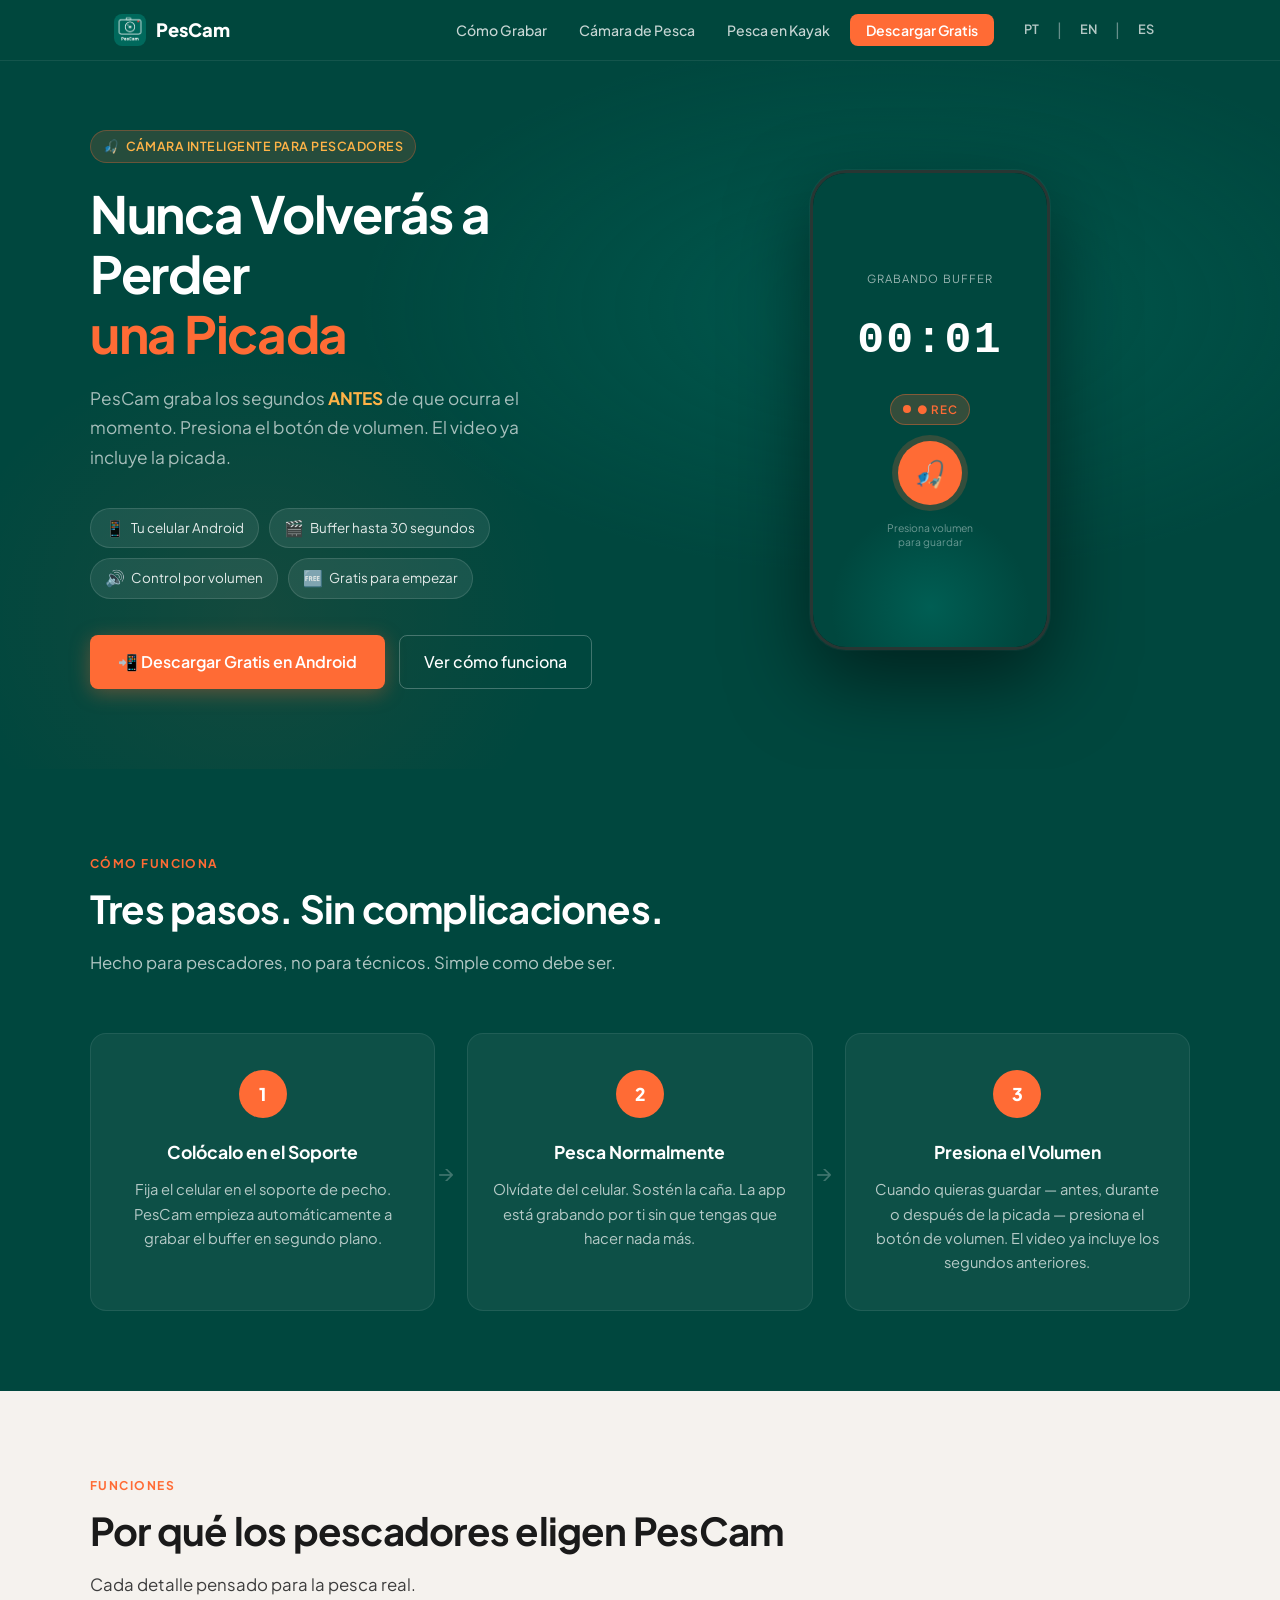
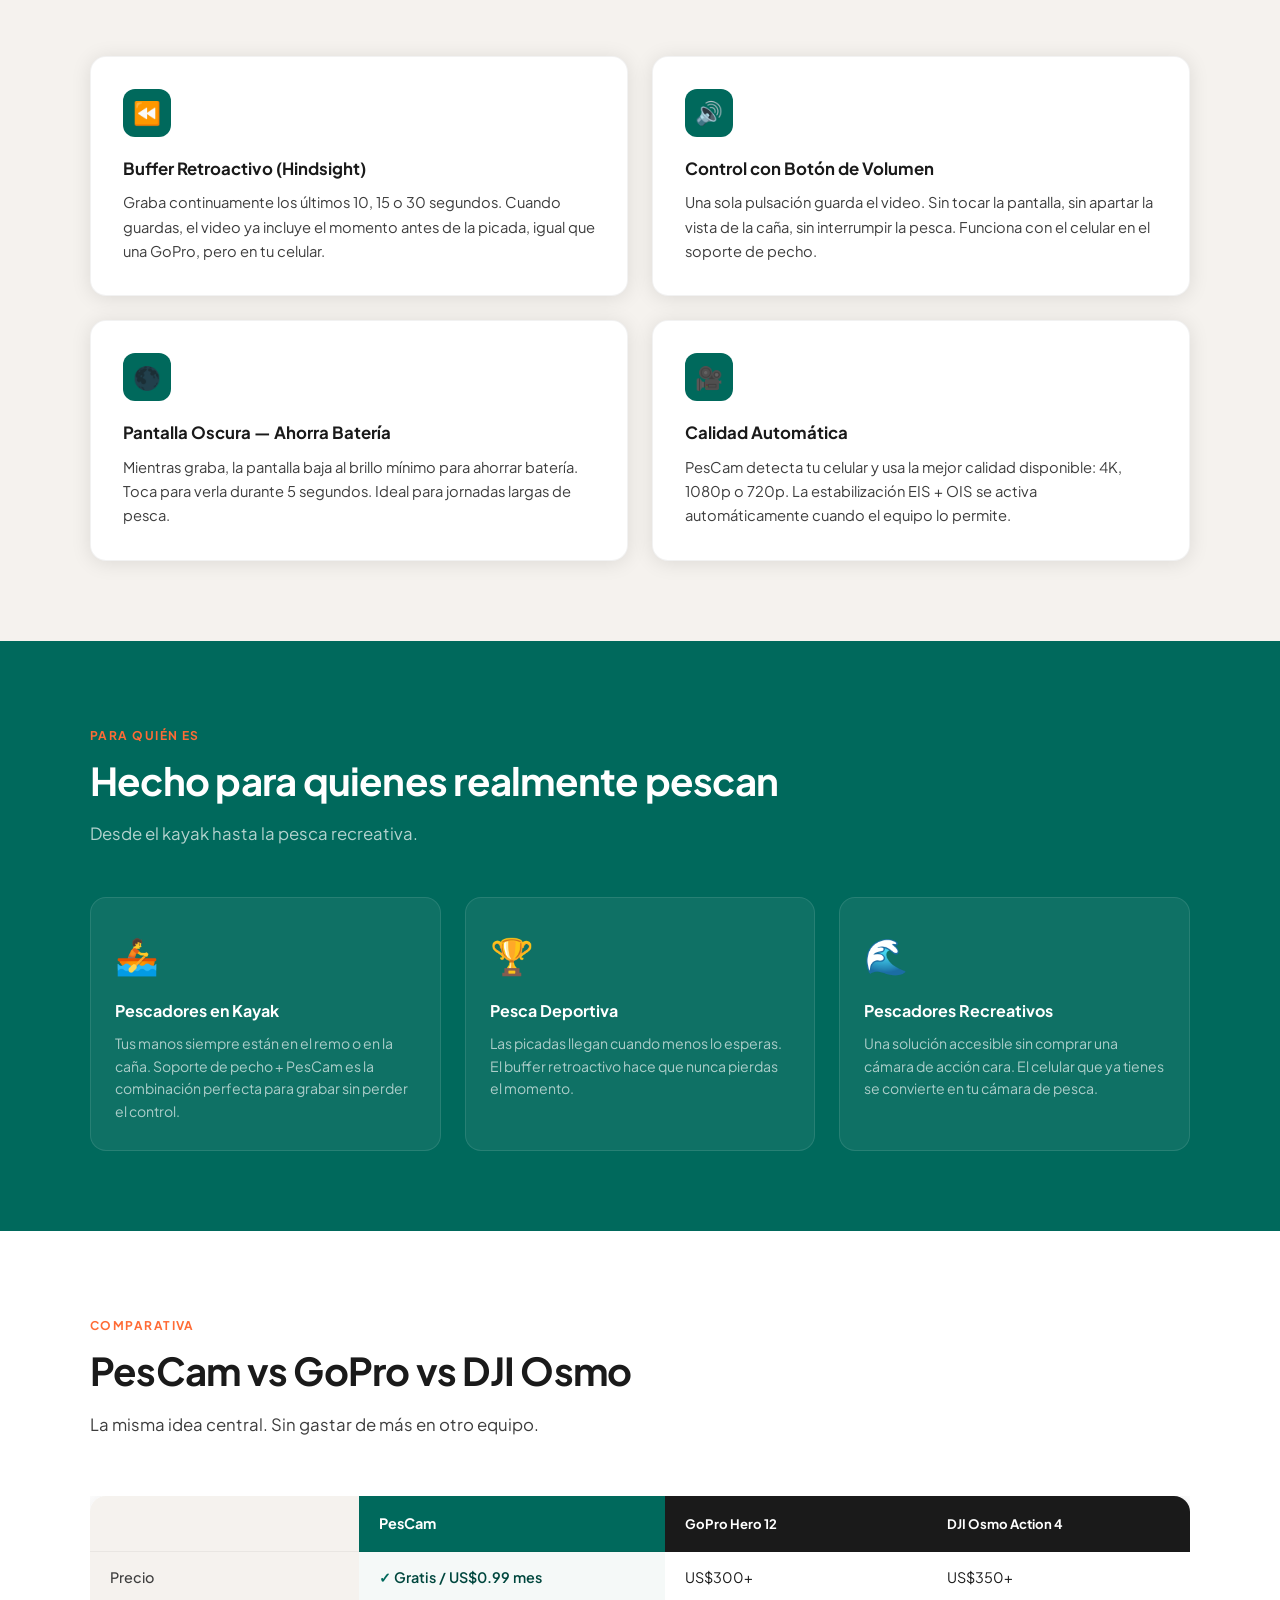
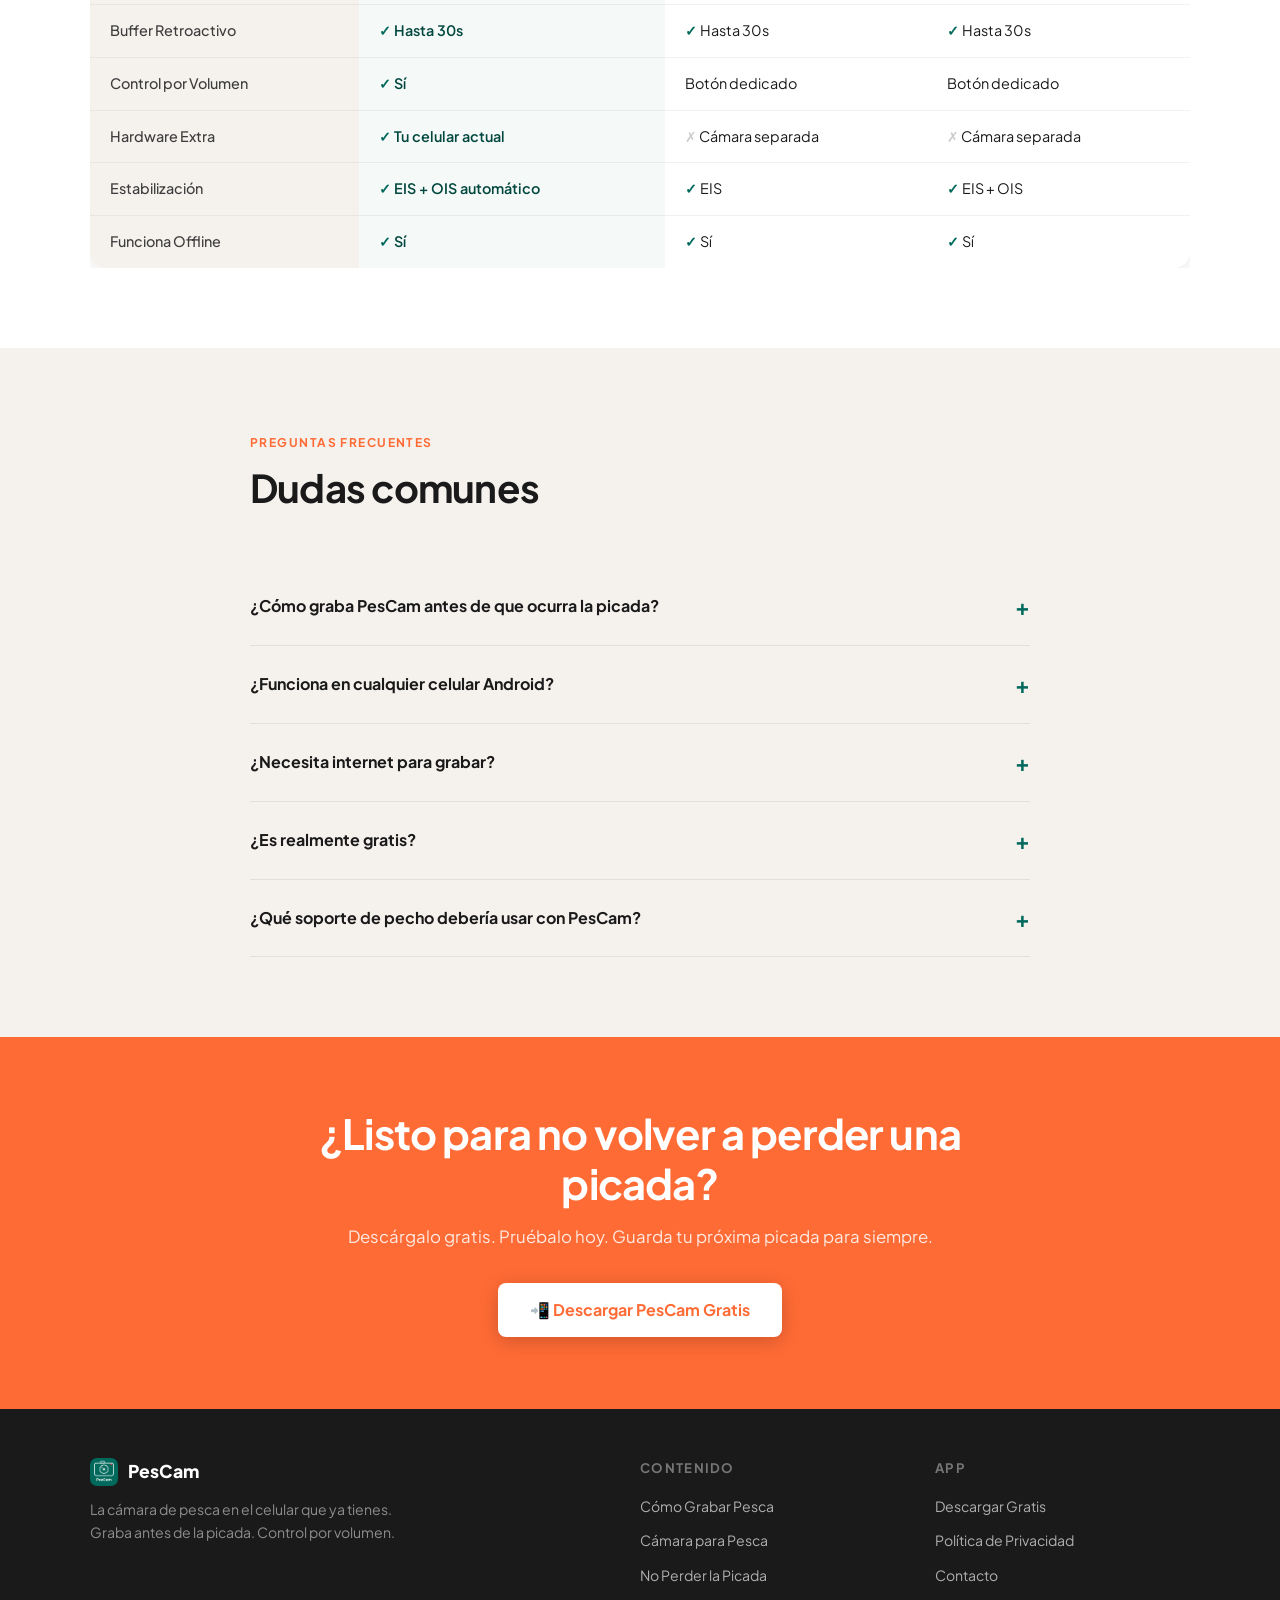
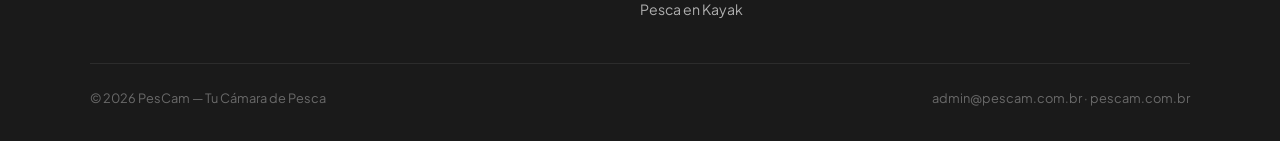
<file: es/index.html>
<!DOCTYPE html>
<html lang="es">
<head>
  <meta charset="UTF-8">
  <meta name="viewport" content="width=device-width, initial-scale=1.0">

  <title>PesCam — Nunca Pierdas una Picada Otra Vez</title>
  <meta name="description" content="PesCam graba los segundos ANTES de que ocurra la picada. Controla todo con el botón de volumen sin soltar la caña. Gratis para Android. No vuelvas a perder un momento de pesca.">
  <meta name="keywords" content="cámara para pesca, grabar pesca, no perder la picada, app de pesca android, pesca en kayak cámara">
  <link rel="canonical" href="https://pescam.com.br/es/">

  <link rel="alternate" hreflang="pt-BR" href="https://pescam.com.br/">
  <link rel="alternate" hreflang="en" href="https://pescam.com.br/en/">
  <link rel="alternate" hreflang="es" href="https://pescam.com.br/es/">
  <link rel="alternate" hreflang="x-default" href="https://pescam.com.br/">

  <!-- Open Graph -->
  <meta property="og:title" content="PesCam — Nunca Pierdas una Picada Otra Vez">
  <meta property="og:description" content="PesCam graba los segundos ANTES de que ocurra la picada. Gratis para Android.">
  <meta property="og:type" content="website">
  <meta property="og:url" content="https://pescam.com.br/es/">
  <meta property="og:image" content="https://pescam.com.br/og-image.jpg">

  <!-- Schema: SoftwareApplication -->
  <script type="application/ld+json">
  {
    "@context": "https://schema.org",
    "@type": "SoftwareApplication",
    "name": "PesCam",
    "operatingSystem": "Android",
    "applicationCategory": "UtilitiesApplication",
    "offers": {
      "@type": "Offer",
      "price": "0",
      "priceCurrency": "USD",
      "description": "Gratis — 3 videos. Plan premium US$0.99/mes."
    },
    "description": "App para grabar pesca con buffer retroactivo. Graba los segundos antes de que ocurra la picada. Control con botón de volumen, sin soltar la caña.",
    "url": "https://pescam.com.br/es/",
    "author": { "@type": "Person", "name": "Felipe", "address": { "@type": "PostalAddress", "addressLocality": "Cuiabá", "addressRegion": "MT", "addressCountry": "BR" } }
  }
  </script>

  <!-- Schema: FAQPage -->
  <script type="application/ld+json">
  {
    "@context": "https://schema.org",
    "@type": "FAQPage",
    "mainEntity": [
      { "@type": "Question", "name": "¿Cómo graba PesCam antes de que ocurra la picada?", "acceptedAnswer": { "@type": "Answer", "text": "PesCam sigue grabando continuamente en segundo plano. Cuando presionas el botón de volumen, guarda los últimos 10, 15 o 30 segundos, más lo que grabaste después. Es la misma tecnología de las cámaras de acción profesionales, pero en tu celular." } },
      { "@type": "Question", "name": "¿PesCam funciona en cualquier celular Android?", "acceptedAnswer": { "@type": "Answer", "text": "Sí. Funciona en cualquier Android desde la versión 7.0. La mayoría de los celulares de gama media y alta ya son compatibles con PesCam." } },
      { "@type": "Question", "name": "¿PesCam necesita internet para grabar?", "acceptedAnswer": { "@type": "Answer", "text": "No. PesCam graba sin conexión y no necesita internet. Perfecto para ríos, lagos y lugares de pesca sin señal." } },
      { "@type": "Question", "name": "¿PesCam es realmente gratis?", "acceptedAnswer": { "@type": "Answer", "text": "Sí. Tus primeros 3 videos son totalmente gratis. Para grabaciones ilimitadas, PesCam Premium cuesta solo US$0.99 por mes." } },
      { "@type": "Question", "name": "¿PesCam funciona con soporte de pecho?", "acceptedAnswer": { "@type": "Answer", "text": "Sí. PesCam fue creado exactamente para eso. Con el celular en el soporte de pecho, controlas todo con el botón de volumen sin soltar la caña." } }
    ]
  }
  </script>

  <link rel="stylesheet" href="../style.css">
  <link rel="icon" href="../favicon.ico">
</head>
<body>

<!-- NAV -->
<nav class="nav">
  <div class="nav-inner">
    <a href="/es/" class="nav-logo">
      <img src="../icon.png" alt="Ícono de PesCam">
      PesCam
    </a>
    <button class="nav-toggle" aria-label="Menú">
      <span></span><span></span><span></span>
    </button>
    <ul class="nav-links">
      <li><a href="/es/como-grabar-pesca/">Cómo Grabar</a></li>
      <li><a href="/es/camara-para-pesca/">Cámara de Pesca</a></li>
      <li><a href="/es/pesca-en-kayak/">Pesca en Kayak</a></li>
      <li><a href="/es/app/" class="nav-cta">Descargar Gratis</a></li>
      <li class="lang-item">
        <a href="https://pescam.com.br/">PT</a>
        <span>|</span>
        <a href="https://pescam.com.br/en/">EN</a>
        <span>|</span>
        <a href="https://pescam.com.br/es/">ES</a>
      </li>
    </ul>
  </div>
</nav>

<!-- HERO -->
<section class="hero">
  <div class="hero-inner">
    <div class="hero-text">
      <div class="hero-badge">
        <span>🎣</span> Cámara Inteligente para Pescadores
      </div>
      <h1>Nunca Volverás a Perder<br><em>una Picada</em></h1>
      <p class="hero-sub">
        PesCam graba los segundos <strong style="color:var(--accent-warm)">ANTES</strong> de que ocurra el momento.
        Presiona el botón de volumen. El video ya incluye la picada.
      </p>
      <div class="hero-pills">
        <span class="pill"><span class="pill-icon">📱</span> Tu celular Android</span>
        <span class="pill"><span class="pill-icon">🎬</span> Buffer hasta 30 segundos</span>
        <span class="pill"><span class="pill-icon">🔊</span> Control por volumen</span>
        <span class="pill"><span class="pill-icon">🆓</span> Gratis para empezar</span>
      </div>
      <div class="hero-actions">
        <a href="/es/app/" class="btn-primary">📲 Descargar Gratis en Android</a>
        <a href="#como-funciona" class="btn-secondary">Ver cómo funciona</a>
      </div>
    </div>
    <div class="hero-visual">
      <div class="phone-wrap">
        <div class="phone-frame">
          <div class="phone-screen">
            <span class="phone-label">GRABANDO BUFFER</span>
            <div class="phone-counter" id="phone-counter">00:00</div>
            <div class="phone-rec">
              <div class="rec-dot"></div>
              <span>● REC</span>
            </div>
            <div class="phone-btn">🎣</div>
            <p class="phone-hint">Presiona volumen<br>para guardar</p>
          </div>
          <div class="phone-glow"></div>
        </div>
      </div>
    </div>
  </div>
</section>

<!-- HOW IT WORKS -->
<section class="section section-dark" id="como-funciona">
  <div class="container">
    <div class="section-label">Cómo Funciona</div>
    <h2 class="section-title" style="color:var(--white)">Tres pasos. Sin complicaciones.</h2>
    <p class="section-sub">Hecho para pescadores, no para técnicos. Simple como debe ser.</p>
    <div class="steps">
      <div class="step">
        <div class="step-num">1</div>
        <h3>Colócalo en el Soporte</h3>
        <p>Fija el celular en el soporte de pecho. PesCam empieza automáticamente a grabar el buffer en segundo plano.</p>
        <span class="step-arrow">→</span>
      </div>
      <div class="step">
        <div class="step-num">2</div>
        <h3>Pesca Normalmente</h3>
        <p>Olvídate del celular. Sostén la caña. La app está grabando por ti sin que tengas que hacer nada más.</p>
        <span class="step-arrow">→</span>
      </div>
      <div class="step">
        <div class="step-num">3</div>
        <h3>Presiona el Volumen</h3>
        <p>Cuando quieras guardar — antes, durante o después de la picada — presiona el botón de volumen. El video ya incluye los segundos anteriores.</p>
      </div>
    </div>
  </div>
</section>

<!-- FEATURES -->
<section class="section section-off">
  <div class="container">
    <div class="section-label">Funciones</div>
    <h2 class="section-title">Por qué los pescadores eligen PesCam</h2>
    <p class="section-sub" style="color:var(--text-mid)">Cada detalle pensado para la pesca real.</p>
    <div class="features">
      <div class="feature-card">
        <div class="feature-icon">⏪</div>
        <h3>Buffer Retroactivo (Hindsight)</h3>
        <p>Graba continuamente los últimos 10, 15 o 30 segundos. Cuando guardas, el video ya incluye el momento antes de la picada, igual que una GoPro, pero en tu celular.</p>
      </div>
      <div class="feature-card">
        <div class="feature-icon">🔊</div>
        <h3>Control con Botón de Volumen</h3>
        <p>Una sola pulsación guarda el video. Sin tocar la pantalla, sin apartar la vista de la caña, sin interrumpir la pesca. Funciona con el celular en el soporte de pecho.</p>
      </div>
      <div class="feature-card">
        <div class="feature-icon">🌑</div>
        <h3>Pantalla Oscura — Ahorra Batería</h3>
        <p>Mientras graba, la pantalla baja al brillo mínimo para ahorrar batería. Toca para verla durante 5 segundos. Ideal para jornadas largas de pesca.</p>
      </div>
      <div class="feature-card">
        <div class="feature-icon">🎥</div>
        <h3>Calidad Automática</h3>
        <p>PesCam detecta tu celular y usa la mejor calidad disponible: 4K, 1080p o 720p. La estabilización EIS + OIS se activa automáticamente cuando el equipo lo permite.</p>
      </div>
    </div>
  </div>
</section>

<!-- AUDIENCE -->
<section class="section section-mid">
  <div class="container">
    <div class="section-label">Para Quién Es</div>
    <h2 class="section-title" style="color:var(--white)">Hecho para quienes realmente pescan</h2>
    <p class="section-sub">Desde el kayak hasta la pesca recreativa.</p>
    <div class="audience-grid">
      <div class="audience-card">
        <span class="audience-icon">🚣</span>
        <h3>Pescadores en Kayak</h3>
        <p>Tus manos siempre están en el remo o en la caña. Soporte de pecho + PesCam es la combinación perfecta para grabar sin perder el control.</p>
      </div>
      <div class="audience-card">
        <span class="audience-icon">🏆</span>
        <h3>Pesca Deportiva</h3>
        <p>Las picadas llegan cuando menos lo esperas. El buffer retroactivo hace que nunca pierdas el momento.</p>
      </div>
      <div class="audience-card">
        <span class="audience-icon">🌊</span>
        <h3>Pescadores Recreativos</h3>
        <p>Una solución accesible sin comprar una cámara de acción cara. El celular que ya tienes se convierte en tu cámara de pesca.</p>
      </div>
    </div>
  </div>
</section>

<!-- COMPARISON -->
<section class="section section-white">
  <div class="container">
    <div class="section-label">Comparativa</div>
    <h2 class="section-title">PesCam vs GoPro vs DJI Osmo</h2>
    <p class="section-sub" style="color:var(--text-mid)">La misma idea central. Sin gastar de más en otro equipo.</p>
    <div class="compare-wrap">
      <table class="compare-table">
        <thead>
          <tr>
            <th></th>
            <th class="col-pescam">PesCam</th>
            <th class="col-other">GoPro Hero 12</th>
            <th class="col-other">DJI Osmo Action 4</th>
          </tr>
        </thead>
        <tbody>
          <tr>
            <td>Precio</td>
            <td class="col-pescam yes">Gratis / US$0.99 mes</td>
            <td>US$300+</td>
            <td>US$350+</td>
          </tr>
          <tr>
            <td>Buffer Retroactivo</td>
            <td class="col-pescam yes">Hasta 30s</td>
            <td class="yes">Hasta 30s</td>
            <td class="yes">Hasta 30s</td>
          </tr>
          <tr>
            <td>Control por Volumen</td>
            <td class="col-pescam yes">Sí</td>
            <td>Botón dedicado</td>
            <td>Botón dedicado</td>
          </tr>
          <tr>
            <td>Hardware Extra</td>
            <td class="col-pescam yes">Tu celular actual</td>
            <td class="no">Cámara separada</td>
            <td class="no">Cámara separada</td>
          </tr>
          <tr>
            <td>Estabilización</td>
            <td class="col-pescam yes">EIS + OIS automático</td>
            <td class="yes">EIS</td>
            <td class="yes">EIS + OIS</td>
          </tr>
          <tr>
            <td>Funciona Offline</td>
            <td class="col-pescam yes">Sí</td>
            <td class="yes">Sí</td>
            <td class="yes">Sí</td>
          </tr>
        </tbody>
      </table>
    </div>
  </div>
</section>

<!-- FAQ -->
<section class="section section-off">
  <div class="container-narrow">
    <div class="section-label">Preguntas Frecuentes</div>
    <h2 class="section-title">Dudas comunes</h2>
    <div class="faq">
      <div class="faq-item">
        <div class="faq-q">¿Cómo graba PesCam antes de que ocurra la picada?</div>
        <div class="faq-a">PesCam sigue grabando continuamente en segundo plano. Cuando presionas el botón de volumen, guarda los últimos 10, 15 o 30 segundos, más lo que grabaste después. Es la misma tecnología de las cámaras de acción profesionales, pero en tu celular.</div>
      </div>
      <div class="faq-item">
        <div class="faq-q">¿Funciona en cualquier celular Android?</div>
        <div class="faq-a">Sí. Funciona en cualquier Android desde la versión 7.0. La mayoría de los celulares de gama media y alta ya son compatibles con PesCam sin problemas.</div>
      </div>
      <div class="faq-item">
        <div class="faq-q">¿Necesita internet para grabar?</div>
        <div class="faq-a">No. PesCam graba 100% offline. Perfecto para ríos, lagos y lugares de pesca sin señal.</div>
      </div>
      <div class="faq-item">
        <div class="faq-q">¿Es realmente gratis?</div>
        <div class="faq-a">Sí. Tus primeros 3 videos son totalmente gratis, sin registro ni tarjeta. Para grabaciones ilimitadas, PesCam Premium cuesta solo US$0.99 por mes.</div>
      </div>
      <div class="faq-item">
        <div class="faq-q">¿Qué soporte de pecho debería usar con PesCam?</div>
        <div class="faq-a">Cualquier soporte universal de pecho para celulares funciona. Los modelos ajustables con sujeción firme son los más recomendados.</div>
      </div>
    </div>
  </div>
</section>

<!-- CTA -->
<section class="cta-band">
  <div class="container-narrow">
    <h2>¿Listo para no volver a perder una picada?</h2>
    <p>Descárgalo gratis. Pruébalo hoy. Guarda tu próxima picada para siempre.</p>
    <a href="/es/app/" class="btn-white">📲 Descargar PesCam Gratis</a>
  </div>
</section>

<!-- FOOTER -->
<footer>
  <div class="footer-inner">
    <div class="footer-brand">
      <a href="/es/" class="footer-logo">
        <img src="../icon.png" alt="PesCam"> PesCam
      </a>
      <p class="footer-tagline">La cámara de pesca en el celular que ya tienes.<br>Graba antes de la picada. Control por volumen.</p>
    </div>
    <div class="footer-col">
      <h4>Contenido</h4>
      <ul>
        <li><a href="/es/como-grabar-pesca/">Cómo Grabar Pesca</a></li>
        <li><a href="/es/camara-para-pesca/">Cámara para Pesca</a></li>
        <li><a href="/es/no-perder-la-picada/">No Perder la Picada</a></li>
        <li><a href="/es/pesca-en-kayak/">Pesca en Kayak</a></li>
      </ul>
    </div>
    <div class="footer-col">
      <h4>App</h4>
      <ul>
        <li><a href="/es/app/">Descargar Gratis</a></li>
        <li><a href="/politica-de-privacidade/">Política de Privacidad</a></li>
        <li><a href="mailto:admin@pescam.com.br">Contacto</a></li>
      </ul>
    </div>
  </div>
  <div class="footer-bottom">
    <span>© 2026 PesCam — Tu Cámara de Pesca</span>
    <span>admin@pescam.com.br · pescam.com.br</span>
  </div>
</footer>

<script src="../main.js"></script>
</body>
</html>
</file>
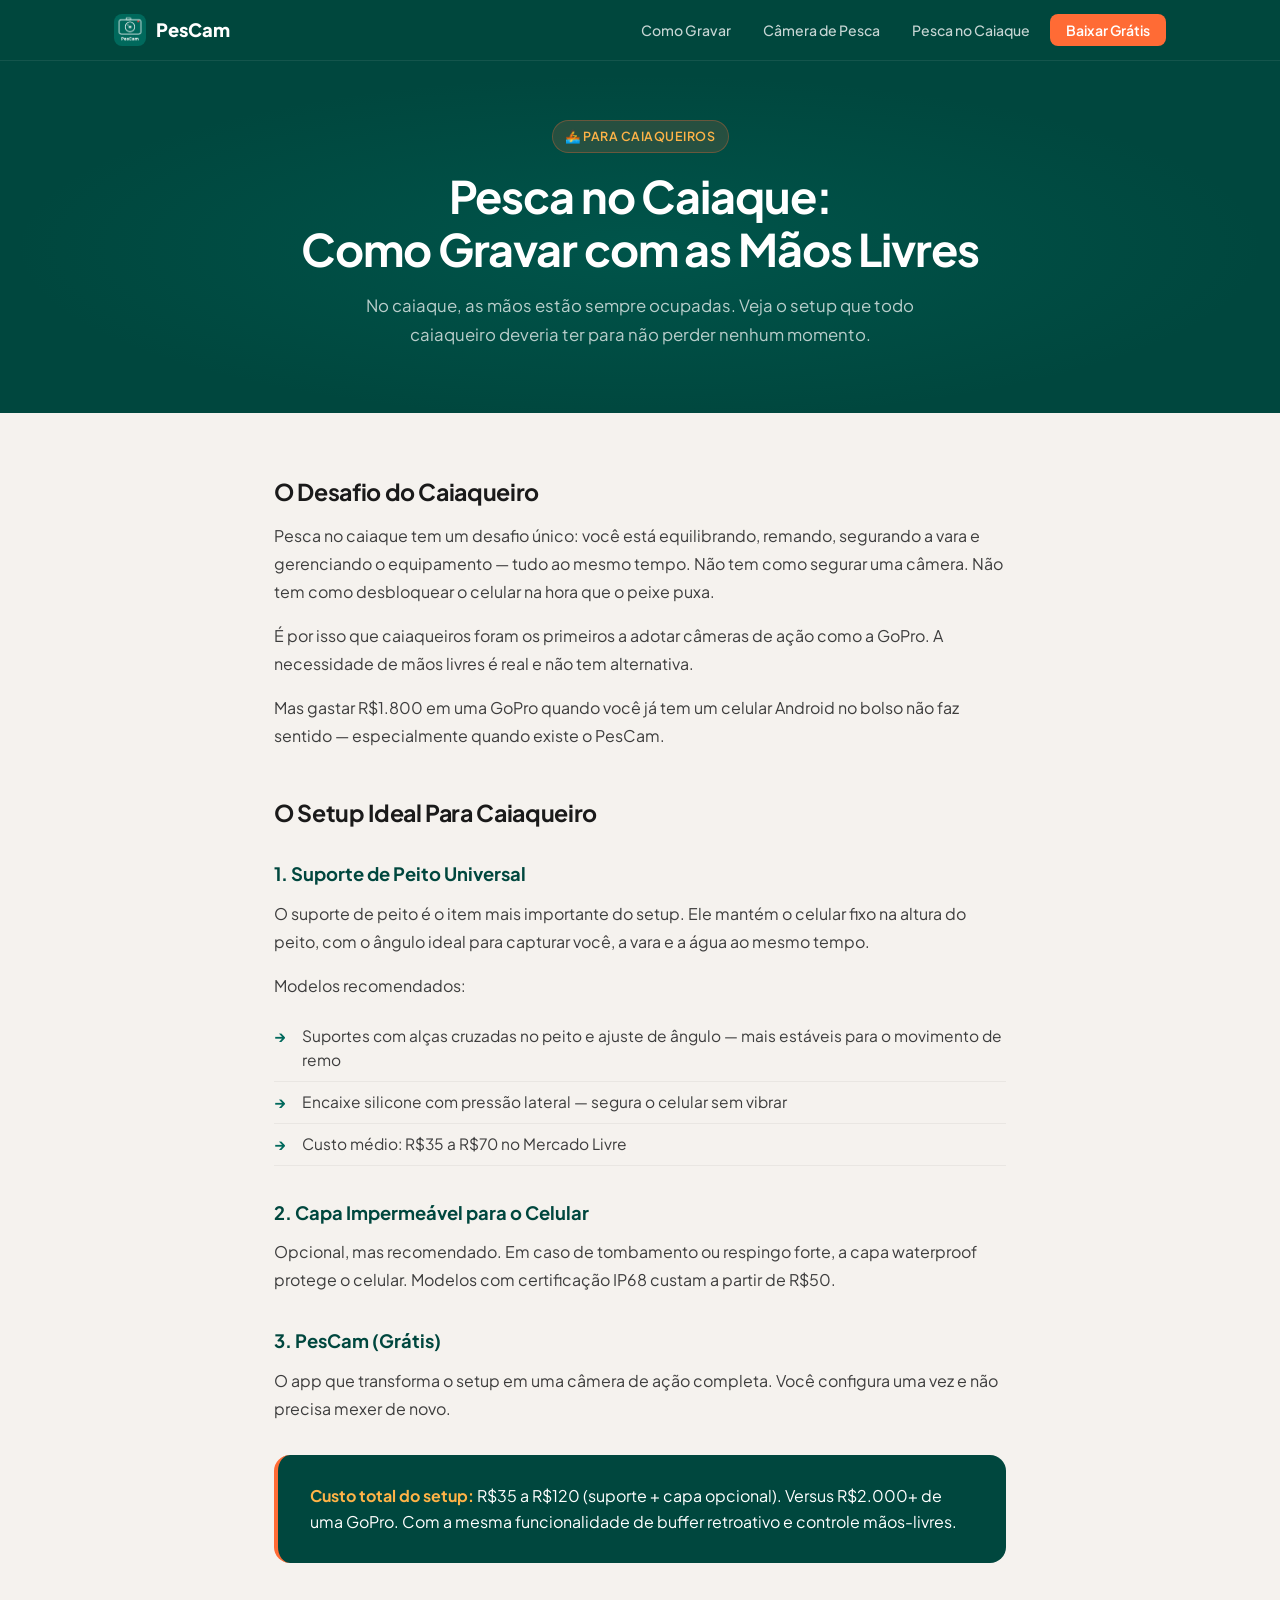
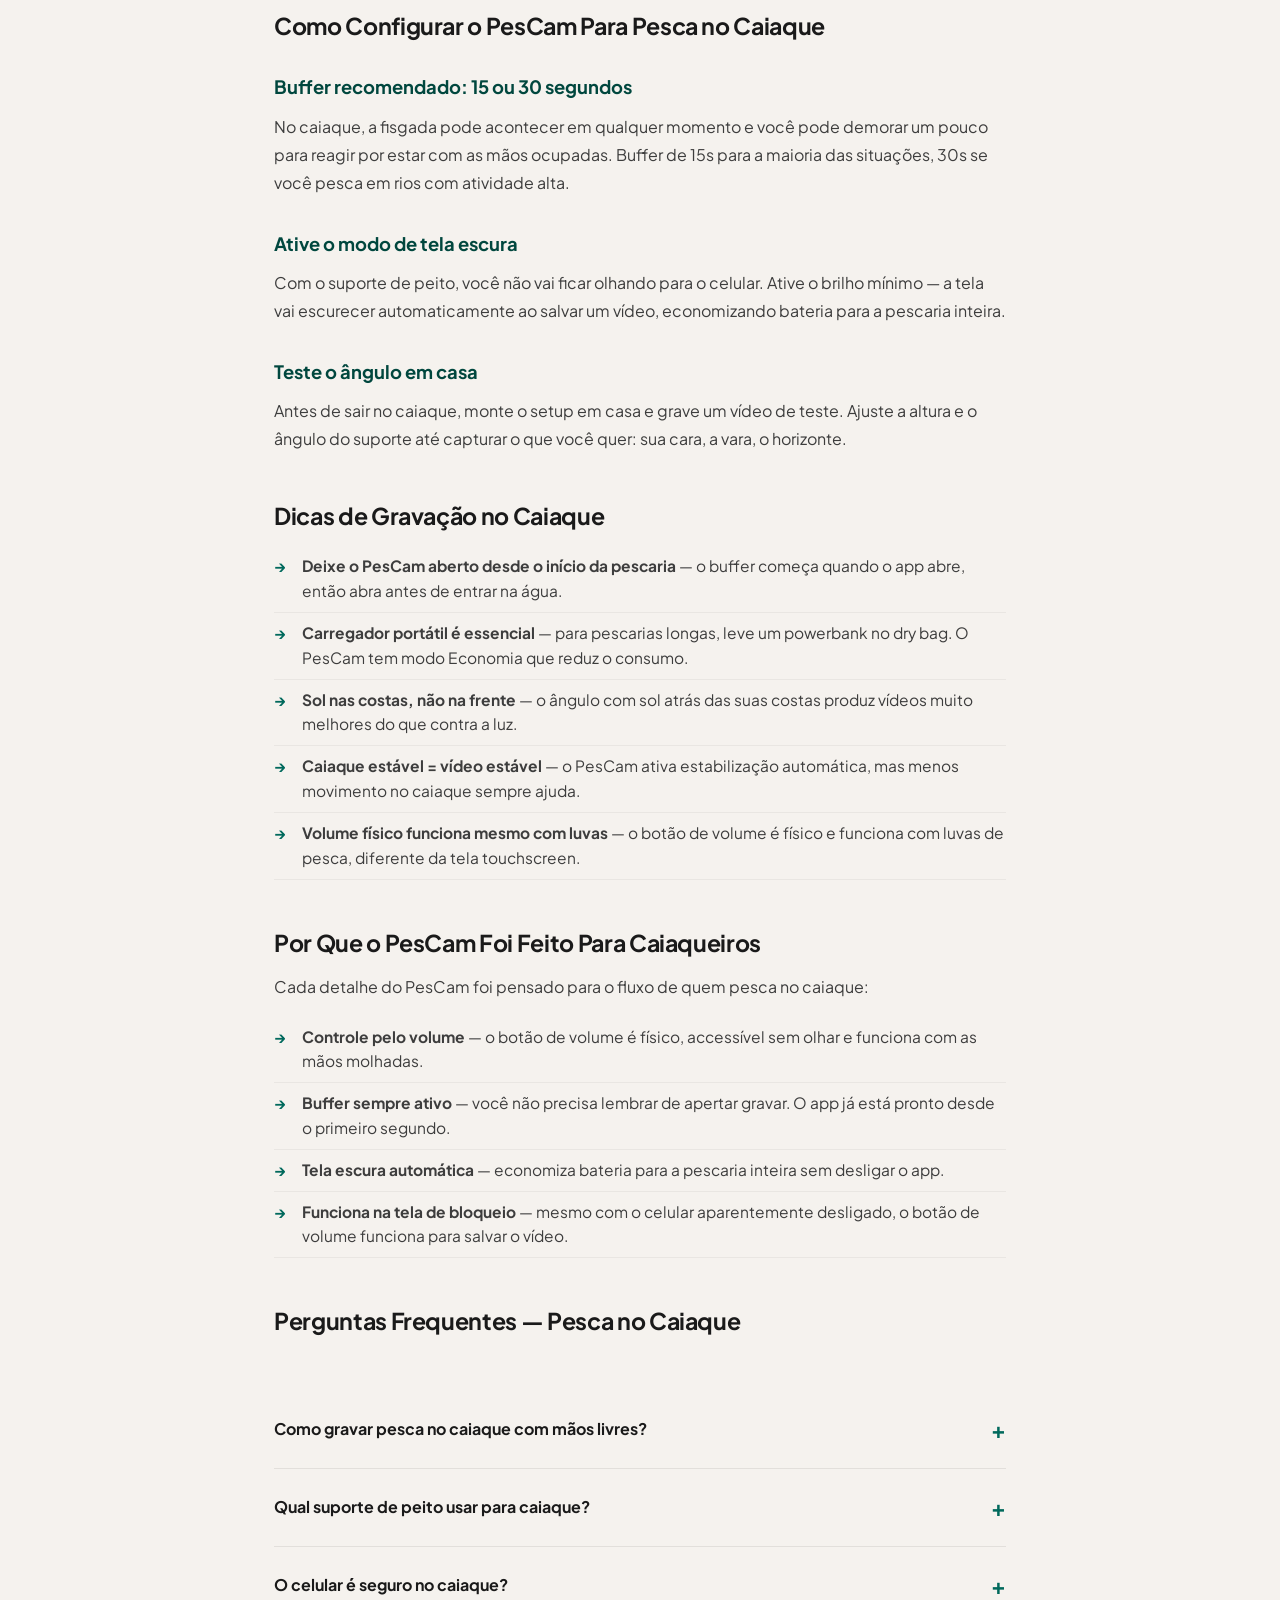
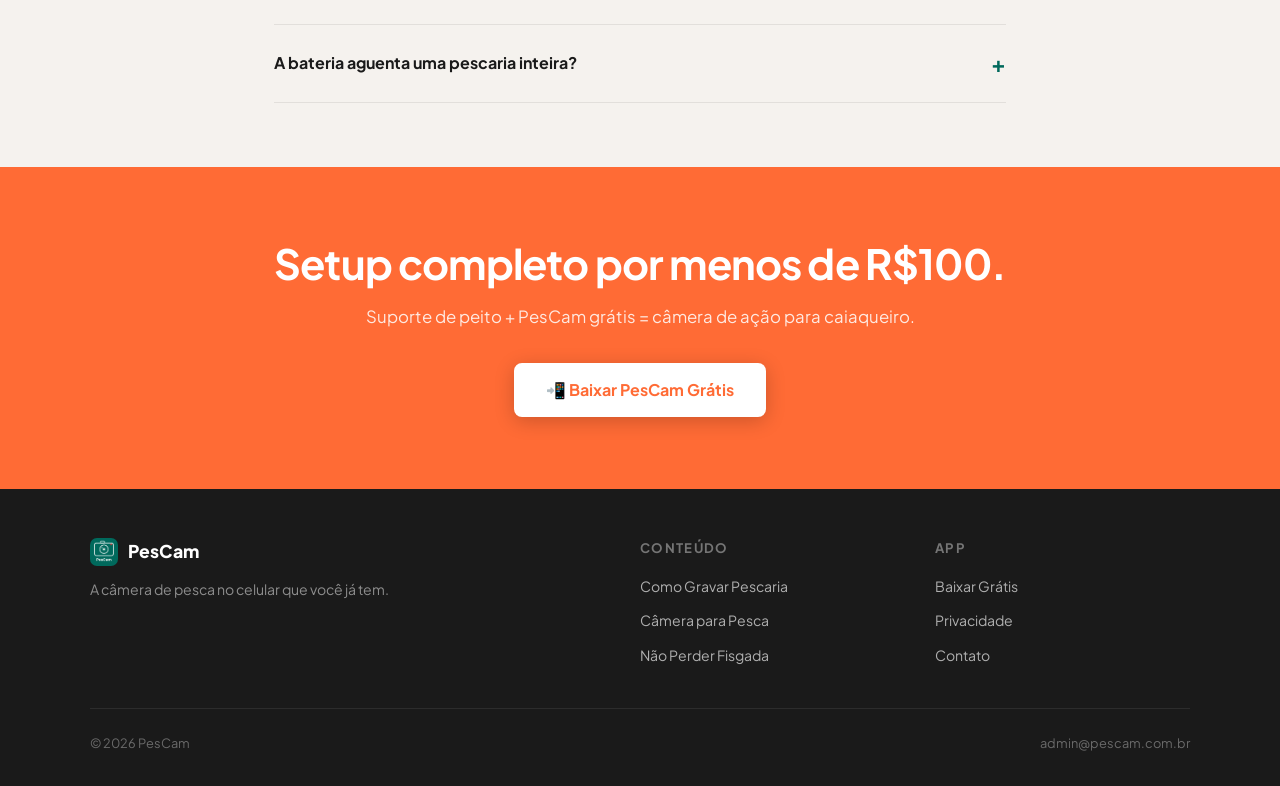
<file: pesca-no-caiaque/index.html>
<!DOCTYPE html>
<html lang="pt-BR">
<head>
  <meta charset="UTF-8">
  <meta name="viewport" content="width=device-width, initial-scale=1.0">
  <title>Pesca no Caiaque — Como Gravar com as Mãos Livres</title>
  <meta name="description" content="Caiaqueiro precisa das mãos sempre livres. Veja como gravar a pescaria no caiaque com suporte de peito e controle pelo botão de volume. Grátis para Android.">
  <meta name="keywords" content="pesca no caiaque, gravar pesca caiaque, câmera caiaque pesca, suporte peito caiaque, pesca caiaqueiro setup">
  <link rel="canonical" href="https://pescam.com.br/pesca-no-caiaque/">
  <meta property="og:title" content="Pesca no Caiaque — Como Gravar com as Mãos Livres">
  <meta property="og:description" content="O setup perfeito para caiaqueiros gravarem a pescaria com mãos livres e buffer retroativo.">
  <meta property="og:url" content="https://pescam.com.br/pesca-no-caiaque/">
  <meta property="og:type" content="article">
  <script type="application/ld+json">
  {
    "@context": "https://schema.org",
    "@type": "Article",
    "headline": "Pesca no Caiaque — Como Gravar com as Mãos Livres",
    "description": "Guia completo para caiaqueiros gravarem a pescaria com suporte de peito e PesCam.",
    "author": { "@type": "Person", "name": "PesCam" },
    "publisher": { "@type": "Organization", "name": "PesCam", "url": "https://pescam.com.br" }
  }
  </script>
  <link rel="stylesheet" href="../style.css">
</head>
<body>
<nav class="nav">
  <div class="nav-inner">
    <a href="/" class="nav-logo"><img src="../icon.png" alt="PesCam">PesCam</a>
    <button class="nav-toggle" aria-label="Menu"><span></span><span></span><span></span></button>
    <ul class="nav-links">
      <li><a href="/como-gravar-pescaria/">Como Gravar</a></li>
      <li><a href="/camera-para-pesca/">Câmera de Pesca</a></li>
      <li><a href="/pesca-no-caiaque/">Pesca no Caiaque</a></li>
      <li><a href="/app/" class="nav-cta">Baixar Grátis</a></li>
    </ul>
  </div>
</nav>

<div class="page-hero">
  <div class="page-hero-inner">
    <div class="hero-badge" style="margin:0 auto 16px">🚣 Para Caiaqueiros</div>
    <h1>Pesca no Caiaque:<br>Como Gravar com as Mãos Livres</h1>
    <p>No caiaque, as mãos estão sempre ocupadas. Veja o setup que todo caiaqueiro deveria ter para não perder nenhum momento.</p>
  </div>
</div>

<div class="content-wrap">

  <h2>O Desafio do Caiaqueiro</h2>
  <p>Pesca no caiaque tem um desafio único: você está equilibrando, remando, segurando a vara e gerenciando o equipamento — tudo ao mesmo tempo. Não tem como segurar uma câmera. Não tem como desbloquear o celular na hora que o peixe puxa.</p>
  <p>É por isso que caiaqueiros foram os primeiros a adotar câmeras de ação como a GoPro. A necessidade de mãos livres é real e não tem alternativa.</p>
  <p>Mas gastar R$1.800 em uma GoPro quando você já tem um celular Android no bolso não faz sentido — especialmente quando existe o PesCam.</p>

  <h2>O Setup Ideal Para Caiaqueiro</h2>

  <h3>1. Suporte de Peito Universal</h3>
  <p>O suporte de peito é o item mais importante do setup. Ele mantém o celular fixo na altura do peito, com o ângulo ideal para capturar você, a vara e a água ao mesmo tempo.</p>
  <p>Modelos recomendados:</p>
  <ul>
    <li>Suportes com alças cruzadas no peito e ajuste de ângulo — mais estáveis para o movimento de remo</li>
    <li>Encaixe silicone com pressão lateral — segura o celular sem vibrar</li>
    <li>Custo médio: R$35 a R$70 no Mercado Livre</li>
  </ul>

  <h3>2. Capa Impermeável para o Celular</h3>
  <p>Opcional, mas recomendado. Em caso de tombamento ou respingo forte, a capa waterproof protege o celular. Modelos com certificação IP68 custam a partir de R$50.</p>

  <h3>3. PesCam (Grátis)</h3>
  <p>O app que transforma o setup em uma câmera de ação completa. Você configura uma vez e não precisa mexer de novo.</p>

  <div class="callout">
    <strong>Custo total do setup:</strong> R$35 a R$120 (suporte + capa opcional). Versus R$2.000+ de uma GoPro. Com a mesma funcionalidade de buffer retroativo e controle mãos-livres.
  </div>

  <h2>Como Configurar o PesCam Para Pesca no Caiaque</h2>

  <h3>Buffer recomendado: 15 ou 30 segundos</h3>
  <p>No caiaque, a fisgada pode acontecer em qualquer momento e você pode demorar um pouco para reagir por estar com as mãos ocupadas. Buffer de 15s para a maioria das situações, 30s se você pesca em rios com atividade alta.</p>

  <h3>Ative o modo de tela escura</h3>
  <p>Com o suporte de peito, você não vai ficar olhando para o celular. Ative o brilho mínimo — a tela vai escurecer automaticamente ao salvar um vídeo, economizando bateria para a pescaria inteira.</p>

  <h3>Teste o ângulo em casa</h3>
  <p>Antes de sair no caiaque, monte o setup em casa e grave um vídeo de teste. Ajuste a altura e o ângulo do suporte até capturar o que você quer: sua cara, a vara, o horizonte.</p>

  <h2>Dicas de Gravação no Caiaque</h2>
  <ul>
    <li><strong>Deixe o PesCam aberto desde o início da pescaria</strong> — o buffer começa quando o app abre, então abra antes de entrar na água.</li>
    <li><strong>Carregador portátil é essencial</strong> — para pescarias longas, leve um powerbank no dry bag. O PesCam tem modo Economia que reduz o consumo.</li>
    <li><strong>Sol nas costas, não na frente</strong> — o ângulo com sol atrás das suas costas produz vídeos muito melhores do que contra a luz.</li>
    <li><strong>Caiaque estável = vídeo estável</strong> — o PesCam ativa estabilização automática, mas menos movimento no caiaque sempre ajuda.</li>
    <li><strong>Volume físico funciona mesmo com luvas</strong> — o botão de volume é físico e funciona com luvas de pesca, diferente da tela touchscreen.</li>
  </ul>

  <h2>Por Que o PesCam Foi Feito Para Caiaqueiros</h2>
  <p>Cada detalhe do PesCam foi pensado para o fluxo de quem pesca no caiaque:</p>
  <ul>
    <li><strong>Controle pelo volume</strong> — o botão de volume é físico, accessível sem olhar e funciona com as mãos molhadas.</li>
    <li><strong>Buffer sempre ativo</strong> — você não precisa lembrar de apertar gravar. O app já está pronto desde o primeiro segundo.</li>
    <li><strong>Tela escura automática</strong> — economiza bateria para a pescaria inteira sem desligar o app.</li>
    <li><strong>Funciona na tela de bloqueio</strong> — mesmo com o celular aparentemente desligado, o botão de volume funciona para salvar o vídeo.</li>
  </ul>

  <h2>Perguntas Frequentes — Pesca no Caiaque</h2>
  <div class="faq">
    <div class="faq-item">
      <div class="faq-q">Como gravar pesca no caiaque com mãos livres?</div>
      <div class="faq-a">Monte o celular em um suporte de peito e use o PesCam. O controle é pelo botão de volume — sem tocar na tela, sem tirar as mãos da vara ou do remo.</div>
    </div>
    <div class="faq-item">
      <div class="faq-q">Qual suporte de peito usar para caiaque?</div>
      <div class="faq-a">Suportes com alças cruzadas e encaixe ajustável são os mais estáveis para o movimento de remo. Custo médio de R$35 a R$70 no Mercado Livre.</div>
    </div>
    <div class="faq-item">
      <div class="faq-q">O celular é seguro no caiaque?</div>
      <div class="faq-a">Com uma capa impermeável (certificação IP68) e suporte de peito firme, sim. Recomendamos sempre ter uma capa protetora para casos de tombamento ou respingo.</div>
    </div>
    <div class="faq-item">
      <div class="faq-q">A bateria aguenta uma pescaria inteira?</div>
      <div class="faq-a">Com o modo Economia ativado, o consumo é reduzido significativamente. Para pescarias longas, um powerbank no dry bag resolve completamente.</div>
    </div>
  </div>

</div>

<section class="cta-band">
  <div class="container-narrow">
    <h2>Setup completo por menos de R$100.</h2>
    <p>Suporte de peito + PesCam grátis = câmera de ação para caiaqueiro.</p>
    <a href="/app/" class="btn-white">📲 Baixar PesCam Grátis</a>
  </div>
</section>

<footer>
  <div class="footer-inner">
    <div class="footer-brand">
      <a href="/" class="footer-logo"><img src="../icon.png" alt="PesCam"> PesCam</a>
      <p class="footer-tagline">A câmera de pesca no celular que você já tem.</p>
    </div>
    <div class="footer-col">
      <h4>Conteúdo</h4>
      <ul>
        <li><a href="/como-gravar-pescaria/">Como Gravar Pescaria</a></li>
        <li><a href="/camera-para-pesca/">Câmera para Pesca</a></li>
        <li><a href="/como-nao-perder-fisgada/">Não Perder Fisgada</a></li>
      </ul>
    </div>
    <div class="footer-col">
      <h4>App</h4>
      <ul>
        <li><a href="/app/">Baixar Grátis</a></li>
        <li><a href="/politica-de-privacidade/">Privacidade</a></li>
        <li><a href="mailto:admin@pescam.com.br">Contato</a></li>
      </ul>
    </div>
  </div>
  <div class="footer-bottom">
    <span>© 2026 PesCam</span><span>admin@pescam.com.br</span>
  </div>
</footer>
<script src="../main.js"></script>
</body>
</html>
</file>
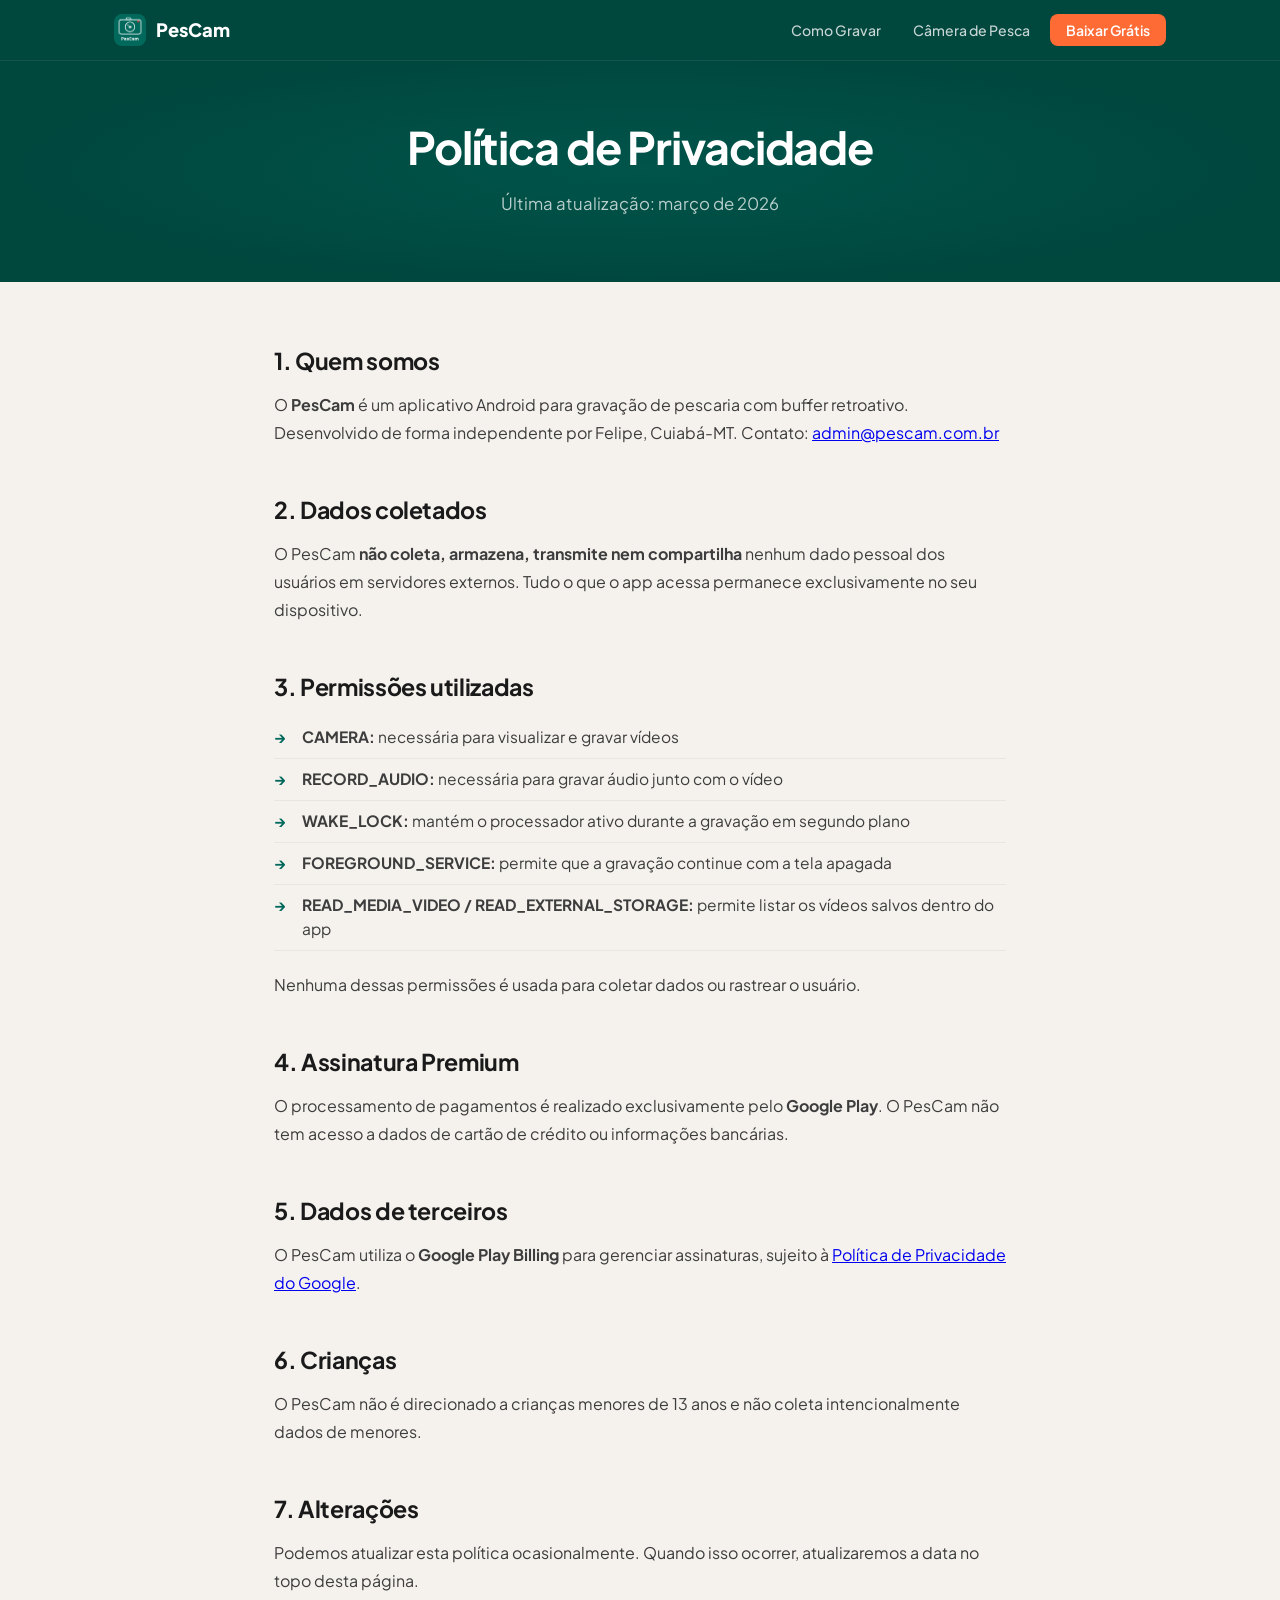
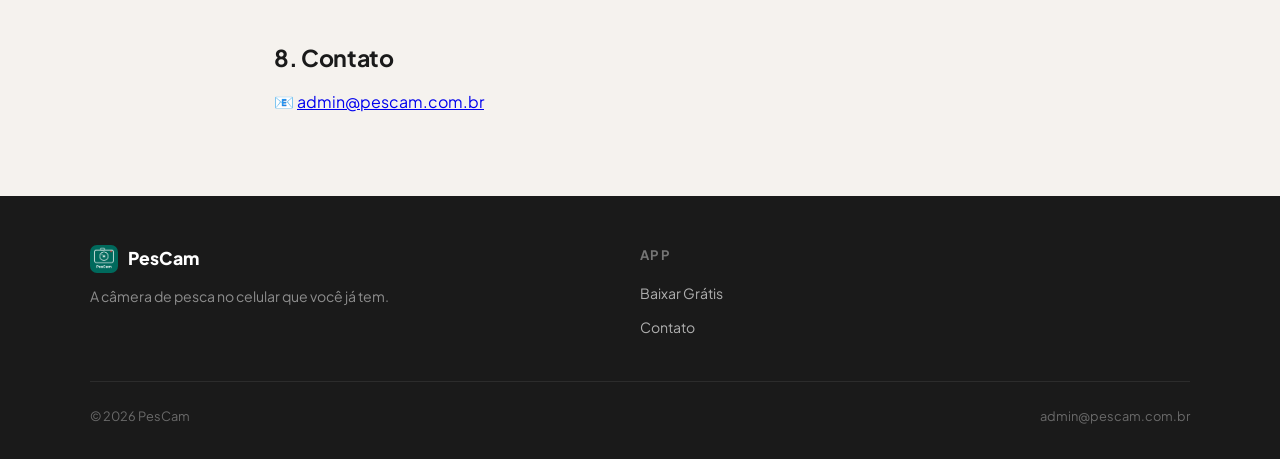
<file: politica-de-privacidade/index.html>
<!DOCTYPE html>
<html lang="pt-BR">
<head>
  <meta charset="UTF-8">
  <meta name="viewport" content="width=device-width, initial-scale=1.0">
  <title>Política de Privacidade — PesCam</title>
  <meta name="description" content="Política de privacidade do aplicativo PesCam. O PesCam não coleta, armazena ou compartilha dados pessoais.">
  <link rel="canonical" href="https://pescam.com.br/politica-de-privacidade/">
  <meta name="robots" content="noindex, follow">
  <link rel="stylesheet" href="../style.css">
</head>
<body>
<nav class="nav">
  <div class="nav-inner">
    <a href="/" class="nav-logo"><img src="../icon.png" alt="PesCam">PesCam</a>
    <button class="nav-toggle" aria-label="Menu"><span></span><span></span><span></span></button>
    <ul class="nav-links">
      <li><a href="/como-gravar-pescaria/">Como Gravar</a></li>
      <li><a href="/camera-para-pesca/">Câmera de Pesca</a></li>
      <li><a href="/app/" class="nav-cta">Baixar Grátis</a></li>
    </ul>
  </div>
</nav>

<div class="page-hero">
  <div class="page-hero-inner">
    <h1>Política de Privacidade</h1>
    <p>Última atualização: março de 2026</p>
  </div>
</div>

<div class="content-wrap">
  <h2>1. Quem somos</h2>
  <p>O <strong>PesCam</strong> é um aplicativo Android para gravação de pescaria com buffer retroativo. Desenvolvido de forma independente por Felipe, Cuiabá-MT. Contato: <a href="mailto:admin@pescam.com.br">admin@pescam.com.br</a></p>

  <h2>2. Dados coletados</h2>
  <p>O PesCam <strong>não coleta, armazena, transmite nem compartilha</strong> nenhum dado pessoal dos usuários em servidores externos. Tudo o que o app acessa permanece exclusivamente no seu dispositivo.</p>

  <h2>3. Permissões utilizadas</h2>
  <ul>
    <li><strong>CAMERA:</strong> necessária para visualizar e gravar vídeos</li>
    <li><strong>RECORD_AUDIO:</strong> necessária para gravar áudio junto com o vídeo</li>
    <li><strong>WAKE_LOCK:</strong> mantém o processador ativo durante a gravação em segundo plano</li>
    <li><strong>FOREGROUND_SERVICE:</strong> permite que a gravação continue com a tela apagada</li>
    <li><strong>READ_MEDIA_VIDEO / READ_EXTERNAL_STORAGE:</strong> permite listar os vídeos salvos dentro do app</li>
  </ul>
  <p>Nenhuma dessas permissões é usada para coletar dados ou rastrear o usuário.</p>

  <h2>4. Assinatura Premium</h2>
  <p>O processamento de pagamentos é realizado exclusivamente pelo <strong>Google Play</strong>. O PesCam não tem acesso a dados de cartão de crédito ou informações bancárias.</p>

  <h2>5. Dados de terceiros</h2>
  <p>O PesCam utiliza o <strong>Google Play Billing</strong> para gerenciar assinaturas, sujeito à <a href="https://policies.google.com/privacy" target="_blank" rel="noopener">Política de Privacidade do Google</a>.</p>

  <h2>6. Crianças</h2>
  <p>O PesCam não é direcionado a crianças menores de 13 anos e não coleta intencionalmente dados de menores.</p>

  <h2>7. Alterações</h2>
  <p>Podemos atualizar esta política ocasionalmente. Quando isso ocorrer, atualizaremos a data no topo desta página.</p>

  <h2>8. Contato</h2>
  <p>📧 <a href="mailto:admin@pescam.com.br">admin@pescam.com.br</a></p>
</div>

<footer>
  <div class="footer-inner">
    <div class="footer-brand">
      <a href="/" class="footer-logo"><img src="../icon.png" alt="PesCam"> PesCam</a>
      <p class="footer-tagline">A câmera de pesca no celular que você já tem.</p>
    </div>
    <div class="footer-col">
      <h4>App</h4>
      <ul>
        <li><a href="/app/">Baixar Grátis</a></li>
        <li><a href="mailto:admin@pescam.com.br">Contato</a></li>
      </ul>
    </div>
  </div>
  <div class="footer-bottom">
    <span>© 2026 PesCam</span><span>admin@pescam.com.br</span>
  </div>
</footer>
<script src="../main.js"></script>
</body>
</html>
</file>
<file: style.css>
/* ===========================
   PESCAM — Global Stylesheet
   =========================== */

@import url('https://fonts.googleapis.com/css2?family=Plus+Jakarta+Sans:wght@400;500;600;700;800&family=DM+Sans:ital,opsz,wght@0,9..40,300;0,9..40,400;0,9..40,500;1,9..40,300&display=swap');

:root {
  --green-deep:   #00473E;
  --green-mid:    #00695C;
  --green-light:  #00897B;
  --green-pale:   #B2DFDB;
  --accent:       #FF6B35;
  --accent-warm:  #FFB347;
  --white:        #FFFFFF;
  --off-white:    #F5F2EE;
  --text-dark:    #1A1A1A;
  --text-mid:     #3D3D3D;
  --text-muted:   rgba(255,255,255,0.65);
  --radius-sm:    8px;
  --radius-md:    16px;
  --radius-lg:    28px;
  --shadow:       0 4px 32px rgba(0,71,62,0.18);
  --shadow-card:  0 2px 20px rgba(0,0,0,0.10);
  --font-display: 'Plus Jakarta Sans', sans-serif;
  --font-body:    'Plus Jakarta Sans', sans-serif;
}

*, *::before, *::after { box-sizing: border-box; margin: 0; padding: 0; }

html { scroll-behavior: smooth; }

body {
  font-family: var(--font-body);
  background: var(--off-white);
  color: var(--text-dark);
  line-height: 1.65;
  overflow-x: hidden;
}

/* ---- NAV ---- */
.nav {
  position: fixed; top: 0; left: 0; right: 0; z-index: 100;
  background: rgba(0,71,62,0.96);
  backdrop-filter: blur(12px);
  -webkit-backdrop-filter: blur(12px);
  border-bottom: 1px solid rgba(255,255,255,0.08);
}
.nav-inner {
  max-width: 1100px; margin: 0 auto;
  display: flex; align-items: center; justify-content: space-between;
  padding: 0 24px; height: 60px;
}
.nav-logo {
  display: flex; align-items: center; gap: 10px;
  text-decoration: none; color: var(--white);
  font-family: var(--font-display); font-weight: 800; font-size: 1.15rem;
}
.nav-logo img { width: 32px; height: 32px; border-radius: 8px; }
.nav-links {
  display: flex; align-items: center; gap: 8px;
  list-style: none;
}
.nav-links a {
  color: rgba(255,255,255,0.78);
  text-decoration: none; font-size: 0.88rem; font-weight: 500;
  padding: 6px 12px; border-radius: 6px;
  transition: color 0.2s, background 0.2s;
}
.nav-links a:hover { color: var(--white); background: rgba(255,255,255,0.10); }
.nav-cta {
  background: var(--accent) !important;
  color: var(--white) !important;
  font-weight: 600 !important;
  padding: 7px 16px !important;
  border-radius: 8px !important;
}
.nav-cta:hover { background: #e55a28 !important; }

/* hamburger */
.nav-toggle { display: none; background: none; border: none; cursor: pointer; padding: 6px; }
.nav-toggle span {
  display: block; width: 22px; height: 2px;
  background: var(--white); margin: 4px 0;
  transition: transform 0.3s, opacity 0.3s;
}

/* ---- HERO ---- */
.hero {
  background: var(--green-deep);
  padding: 130px 24px 80px;
  position: relative; overflow: hidden;
}
.hero::before {
  content: '';
  position: absolute; inset: 0;
  background:
    radial-gradient(ellipse 60% 50% at 70% 40%, rgba(0,137,123,0.25) 0%, transparent 70%),
    radial-gradient(ellipse 40% 60% at 20% 80%, rgba(255,107,53,0.08) 0%, transparent 60%);
}
.hero-inner {
  max-width: 1100px; margin: 0 auto;
  display: grid; grid-template-columns: 1fr 1fr;
  align-items: center; gap: 60px;
  position: relative; z-index: 1;
}
.hero-badge {
  display: inline-flex; align-items: center; gap: 6px;
  background: rgba(255,107,53,0.15); border: 1px solid rgba(255,107,53,0.3);
  color: var(--accent-warm); font-size: 0.78rem; font-weight: 600;
  padding: 5px 12px; border-radius: 100px; letter-spacing: 0.04em;
  text-transform: uppercase; margin-bottom: 20px;
}
.hero h1 {
  font-family: var(--font-display);
  font-size: clamp(2rem, 4.5vw, 3.2rem);
  font-weight: 700; line-height: 1.18;
  color: var(--white); margin-bottom: 20px;
  letter-spacing: -0.025em;
}
.hero h1 em {
  font-style: normal;
  color: var(--accent);
}
.hero-sub {
  font-size: 1.08rem; color: var(--text-muted);
  max-width: 480px; margin-bottom: 36px; line-height: 1.7;
}
.hero-pills {
  display: flex; flex-wrap: wrap; gap: 10px; margin-bottom: 36px;
}
.pill {
  display: flex; align-items: center; gap: 6px;
  background: rgba(255,255,255,0.08);
  border: 1px solid rgba(255,255,255,0.12);
  color: rgba(255,255,255,0.88); font-size: 0.84rem;
  padding: 6px 14px; border-radius: 100px;
}
.pill-icon { font-size: 1rem; }
.hero-actions { display: flex; gap: 14px; flex-wrap: wrap; align-items: center; }

/* ---- BUTTONS ---- */
.btn-primary {
  display: inline-flex; align-items: center; gap: 8px;
  background: var(--accent); color: var(--white);
  font-family: var(--font-body); font-size: 1rem; font-weight: 600;
  padding: 14px 28px; border-radius: var(--radius-sm);
  text-decoration: none; border: none; cursor: pointer;
  transition: background 0.2s, transform 0.15s, box-shadow 0.2s;
  box-shadow: 0 4px 20px rgba(255,107,53,0.35);
}
.btn-primary:hover { background: #e55a28; transform: translateY(-1px); box-shadow: 0 6px 28px rgba(255,107,53,0.45); }
.btn-secondary {
  display: inline-flex; align-items: center; gap: 8px;
  background: transparent; color: var(--white);
  font-family: var(--font-body); font-size: 1rem; font-weight: 500;
  padding: 13px 24px; border-radius: var(--radius-sm);
  text-decoration: none; border: 1.5px solid rgba(255,255,255,0.25);
  transition: border-color 0.2s, background 0.2s;
}
.btn-secondary:hover { border-color: rgba(255,255,255,0.55); background: rgba(255,255,255,0.06); }
.btn-green {
  display: inline-flex; align-items: center; gap: 8px;
  background: var(--green-mid); color: var(--white);
  font-family: var(--font-body); font-size: 1rem; font-weight: 600;
  padding: 14px 28px; border-radius: var(--radius-sm);
  text-decoration: none; border: none; cursor: pointer;
  transition: background 0.2s, transform 0.15s;
}
.btn-green:hover { background: var(--green-light); transform: translateY(-1px); }

/* ---- PHONE MOCKUP ---- */
.hero-visual { display: flex; justify-content: center; align-items: center; }
.phone-wrap {
  position: relative; width: 240px;
  animation: float 4s ease-in-out infinite;
}
@keyframes float {
  0%, 100% { transform: translateY(0); }
  50% { transform: translateY(-12px); }
}
.phone-frame {
  width: 240px; height: 480px;
  background: #0a1a17;
  border-radius: 36px;
  border: 3px solid rgba(255,255,255,0.12);
  position: relative; overflow: hidden;
  box-shadow: 0 32px 80px rgba(0,0,0,0.5), 0 0 0 1px rgba(255,255,255,0.05);
}
.phone-screen {
  position: absolute; inset: 0;
  background: var(--green-deep);
  display: flex; flex-direction: column;
  align-items: center; justify-content: center; gap: 16px;
}
.phone-counter {
  font-family: 'Courier New', monospace;
  font-size: 2.8rem; font-weight: 700;
  color: var(--white); letter-spacing: 0.05em;
}
.phone-label {
  font-size: 0.7rem; color: rgba(255,255,255,0.6);
  text-transform: uppercase; letter-spacing: 0.1em;
}
.phone-rec {
  display: flex; align-items: center; gap: 6px;
  background: rgba(255,107,53,0.2);
  border: 1px solid rgba(255,107,53,0.4);
  padding: 5px 12px; border-radius: 100px;
}
.rec-dot {
  width: 8px; height: 8px; border-radius: 50%;
  background: var(--accent);
  animation: pulse 1.2s ease-in-out infinite;
}
@keyframes pulse { 0%,100%{opacity:1;transform:scale(1)} 50%{opacity:.5;transform:scale(0.8)} }
.phone-rec span { font-size: 0.72rem; color: var(--accent); font-weight: 600; letter-spacing: 0.06em; }
.phone-btn {
  width: 64px; height: 64px; border-radius: 50%;
  background: var(--accent);
  box-shadow: 0 0 0 6px rgba(255,107,53,0.2);
  display: flex; align-items: center; justify-content: center;
  font-size: 1.6rem;
}
.phone-hint {
  font-size: 0.65rem; color: rgba(255,255,255,0.45);
  text-align: center; line-height: 1.4; padding: 0 20px;
}
.phone-glow {
  position: absolute;
  width: 200px; height: 200px;
  background: radial-gradient(circle, rgba(0,137,123,0.35), transparent 70%);
  bottom: -60px; left: 50%; transform: translateX(-50%);
  pointer-events: none;
}

/* ---- SECTIONS ---- */
.section { padding: 80px 24px; }
.section-dark { background: var(--green-deep); color: var(--white); }
.section-mid { background: var(--green-mid); color: var(--white); }
.section-white { background: var(--white); }
.section-off { background: var(--off-white); }

.container { max-width: 1100px; margin: 0 auto; }
.container-narrow { max-width: 780px; margin: 0 auto; }

.section-label {
  display: inline-block;
  font-size: 0.75rem; font-weight: 700; letter-spacing: 0.12em;
  text-transform: uppercase; color: var(--accent);
  margin-bottom: 12px;
}
.section-title {
  font-family: var(--font-display);
  font-size: clamp(1.6rem, 3vw, 2.4rem);
  font-weight: 700; line-height: 1.22;
  letter-spacing: -0.02em; margin-bottom: 16px;
}
.section-sub {
  font-size: 1.05rem; color: var(--text-muted);
  max-width: 560px; line-height: 1.7;
}
.section-dark .section-sub,
.section-mid .section-sub { color: rgba(255,255,255,0.7); }

/* ---- HOW IT WORKS ---- */
.steps { display: grid; grid-template-columns: repeat(3, 1fr); gap: 32px; margin-top: 56px; }
.step {
  text-align: center; padding: 36px 24px;
  background: rgba(255,255,255,0.05);
  border: 1px solid rgba(255,255,255,0.08);
  border-radius: var(--radius-md);
  position: relative;
}
.step-num {
  width: 48px; height: 48px; border-radius: 50%;
  background: var(--accent);
  display: flex; align-items: center; justify-content: center;
  font-family: var(--font-display); font-size: 1.1rem; font-weight: 800;
  color: var(--white); margin: 0 auto 20px;
}
.step h3 {
  font-family: var(--font-display); font-size: 1.1rem; font-weight: 700;
  color: var(--white); margin-bottom: 10px;
}
.step p { font-size: 0.92rem; color: rgba(255,255,255,0.7); line-height: 1.65; }
.step-arrow {
  position: absolute; right: -20px; top: 50%;
  transform: translateY(-50%);
  color: rgba(255,255,255,0.25); font-size: 1.4rem; z-index: 1;
}

/* ---- FEATURES ---- */
.features { display: grid; grid-template-columns: repeat(2, 1fr); gap: 24px; margin-top: 56px; }
.feature-card {
  background: var(--white); border-radius: var(--radius-md);
  padding: 32px; box-shadow: var(--shadow-card);
  border: 1px solid rgba(0,0,0,0.05);
  transition: transform 0.2s, box-shadow 0.2s;
}
.feature-card:hover { transform: translateY(-3px); box-shadow: 0 8px 32px rgba(0,0,0,0.13); }
.feature-icon {
  width: 48px; height: 48px; border-radius: 12px;
  background: var(--green-mid);
  display: flex; align-items: center; justify-content: center;
  font-size: 1.4rem; margin-bottom: 18px;
}
.feature-card h3 {
  font-family: var(--font-display); font-size: 1.05rem; font-weight: 700;
  color: var(--text-dark); margin-bottom: 8px;
}
.feature-card p { font-size: 0.92rem; color: var(--text-mid); line-height: 1.65; }

/* ---- COMPARISON TABLE ---- */
.compare-wrap { margin-top: 56px; overflow-x: auto; }
.compare-table {
  width: 100%; border-collapse: collapse;
  background: var(--white); border-radius: var(--radius-md);
  overflow: hidden; box-shadow: var(--shadow-card);
}
.compare-table th {
  padding: 16px 20px; font-family: var(--font-display);
  font-size: 0.9rem; font-weight: 700; text-align: left;
}
.compare-table th:first-child { background: var(--off-white); color: var(--text-mid); }
.compare-table th.col-pescam { background: var(--green-mid); color: var(--white); }
.compare-table th.col-other { background: var(--text-dark); color: var(--white); font-size: 0.82rem; }
.compare-table td {
  padding: 14px 20px; font-size: 0.9rem;
  border-top: 1px solid rgba(0,0,0,0.05);
}
.compare-table td:first-child { font-weight: 500; color: var(--text-mid); background: var(--off-white); }
.compare-table td.col-pescam { color: var(--green-deep); font-weight: 600; background: rgba(0,105,92,0.04); }
.compare-table .yes::before { content: '✓ '; color: var(--green-mid); font-weight: 700; }
.compare-table .no::before { content: '✗ '; color: #ccc; }

/* ---- FAQ ---- */
.faq { margin-top: 56px; }
.faq-item {
  border-bottom: 1px solid rgba(0,0,0,0.08);
  padding: 20px 0;
}
.faq-q {
  font-family: var(--font-display); font-size: 1rem; font-weight: 700;
  color: var(--text-dark); cursor: pointer;
  display: flex; justify-content: space-between; align-items: center;
  gap: 12px;
}
.faq-q::after {
  content: '+'; font-size: 1.4rem; color: var(--green-mid);
  flex-shrink: 0; transition: transform 0.3s;
}
.faq-item.open .faq-q::after { transform: rotate(45deg); }
.faq-a {
  font-size: 0.95rem; color: var(--text-mid); line-height: 1.7;
  margin-top: 12px; display: none;
}
.faq-item.open .faq-a { display: block; }

/* ---- AUDIENCE ---- */
.audience-grid { display: grid; grid-template-columns: repeat(3, 1fr); gap: 24px; margin-top: 48px; }
.audience-card {
  background: rgba(255,255,255,0.06);
  border: 1px solid rgba(255,255,255,0.1);
  border-radius: var(--radius-md); padding: 28px 24px;
}
.audience-icon { font-size: 2.2rem; margin-bottom: 14px; display: block; }
.audience-card h3 {
  font-family: var(--font-display); font-size: 1rem; font-weight: 700;
  color: var(--white); margin-bottom: 8px;
}
.audience-card p { font-size: 0.88rem; color: rgba(255,255,255,0.65); line-height: 1.6; }

/* ---- CTA BAND ---- */
.cta-band {
  background: var(--accent);
  padding: 72px 24px; text-align: center;
}
.cta-band h2 {
  font-family: var(--font-display); font-size: clamp(1.6rem, 3.5vw, 2.6rem);
  font-weight: 700; color: var(--white); letter-spacing: -0.02em;
  line-height: 1.2;
  margin-bottom: 14px;
}
.cta-band p { color: rgba(255,255,255,0.85); font-size: 1.05rem; margin-bottom: 32px; }
.btn-white {
  display: inline-flex; align-items: center; gap: 8px;
  background: var(--white); color: var(--accent);
  font-family: var(--font-body); font-size: 1rem; font-weight: 700;
  padding: 14px 32px; border-radius: var(--radius-sm);
  text-decoration: none;
  transition: transform 0.15s, box-shadow 0.2s;
  box-shadow: 0 4px 20px rgba(0,0,0,0.2);
}
.btn-white:hover { transform: translateY(-2px); box-shadow: 0 8px 32px rgba(0,0,0,0.25); }

/* ---- INTERNAL PAGE HERO ---- */
.page-hero {
  background: var(--green-deep); padding: 120px 24px 64px;
  text-align: center; position: relative; overflow: hidden;
}
.page-hero::before {
  content: '';
  position: absolute; inset: 0;
  background: radial-gradient(ellipse 70% 60% at 50% 60%, rgba(0,137,123,0.2) 0%, transparent 70%);
}
.page-hero-inner { position: relative; z-index: 1; max-width: 760px; margin: 0 auto; }
.page-hero h1 {
  font-family: var(--font-display); font-size: clamp(1.8rem, 4vw, 2.8rem);
  font-weight: 700; color: var(--white); line-height: 1.2;
  letter-spacing: -0.025em; margin-bottom: 16px;
}
.page-hero p {
  font-size: 1.05rem; color: rgba(255,255,255,0.72); max-width: 580px;
  margin: 0 auto; line-height: 1.7;
}

/* ---- CONTENT PAGE ---- */
.content-wrap {
  max-width: 780px; margin: 0 auto;
  padding: 64px 24px;
}
.content-wrap h2 {
  font-family: var(--font-display); font-size: 1.45rem; font-weight: 700;
  color: var(--text-dark); margin: 48px 0 16px; letter-spacing: -0.015em;
  line-height: 1.25;
}
.content-wrap h2:first-child { margin-top: 0; }
.content-wrap h3 {
  font-family: var(--font-display); font-size: 1.15rem; font-weight: 700;
  color: var(--green-deep); margin: 32px 0 10px;
}
.content-wrap p {
  font-size: 1rem; color: var(--text-mid); line-height: 1.75; margin-bottom: 16px;
}
.content-wrap ul {
  margin: 0 0 20px 0; padding-left: 0; list-style: none;
}
.content-wrap ul li {
  padding: 8px 0 8px 28px; position: relative;
  font-size: 0.97rem; color: var(--text-mid); line-height: 1.6;
  border-bottom: 1px solid rgba(0,0,0,0.05);
}
.content-wrap ul li::before {
  content: '→'; position: absolute; left: 0;
  color: var(--green-mid); font-weight: 700;
}
.callout {
  background: var(--green-deep); color: var(--white);
  padding: 28px 32px; border-radius: var(--radius-md);
  margin: 32px 0; border-left: 4px solid var(--accent);
}
.callout strong { color: var(--accent-warm); }

/* ---- FOOTER ---- */
footer {
  background: var(--text-dark); padding: 48px 24px 32px;
}
.footer-inner {
  max-width: 1100px; margin: 0 auto;
  display: grid; grid-template-columns: 2fr 1fr 1fr;
  gap: 40px; padding-bottom: 32px;
  border-bottom: 1px solid rgba(255,255,255,0.08);
}
.footer-brand { }
.footer-logo {
  display: flex; align-items: center; gap: 10px;
  font-family: var(--font-display); font-weight: 800; font-size: 1.1rem;
  color: var(--white); text-decoration: none; margin-bottom: 12px;
}
.footer-logo img { width: 28px; height: 28px; border-radius: 7px; }
.footer-tagline { font-size: 0.88rem; color: rgba(255,255,255,0.5); line-height: 1.6; }
.footer-col h4 {
  font-family: var(--font-display); font-size: 0.82rem; font-weight: 700;
  color: rgba(255,255,255,0.4); letter-spacing: 0.1em; text-transform: uppercase;
  margin-bottom: 14px;
}
.footer-col ul { list-style: none; }
.footer-col li { margin-bottom: 8px; }
.footer-col a {
  color: rgba(255,255,255,0.65); text-decoration: none; font-size: 0.88rem;
  transition: color 0.2s;
}
.footer-col a:hover { color: var(--white); }
.footer-bottom {
  max-width: 1100px; margin: 24px auto 0;
  display: flex; align-items: center; justify-content: space-between;
  font-size: 0.8rem; color: rgba(255,255,255,0.35);
}

/* ---- RESPONSIVE ---- */
@media (max-width: 900px) {
  .hero-inner { grid-template-columns: 1fr; text-align: center; gap: 40px; }
  .hero-sub { max-width: 100%; }
  .hero-pills { justify-content: center; }
  .hero-actions { justify-content: center; }
  .hero-visual { order: -1; }
  .steps { grid-template-columns: 1fr; }
  .step-arrow { display: none; }
  .features { grid-template-columns: 1fr; }
  .audience-grid { grid-template-columns: 1fr; }
  .footer-inner { grid-template-columns: 1fr; gap: 28px; }
  .footer-bottom { flex-direction: column; gap: 8px; text-align: center; }
}
@media (max-width: 640px) {
  .nav-links { display: none; }
  .nav-toggle { display: block; }
  .nav-links.open {
    display: flex; flex-direction: column;
    position: absolute; top: 60px; left: 0; right: 0;
    background: var(--green-deep); padding: 16px;
    border-top: 1px solid rgba(255,255,255,0.08);
  }
  .section { padding: 56px 20px; }
  .hero { padding: 100px 20px 60px; }
  .phone-frame { width: 200px; height: 400px; }
  .phone-wrap { width: 200px; }
  .phone-counter { font-size: 2.2rem; }
}

.lang-item {
  display: flex;
  align-items: center;
  gap: 6px;
  margin-left: 10px;
}

.lang-item a {
  font-size: 0.8rem;
  font-weight: 600;
  color: rgba(255,255,255,0.7);
}

.lang-item a:hover {
  color: #ffffff;
}

.lang-item span {
  color: rgba(255,255,255,0.4);
}
</file>
